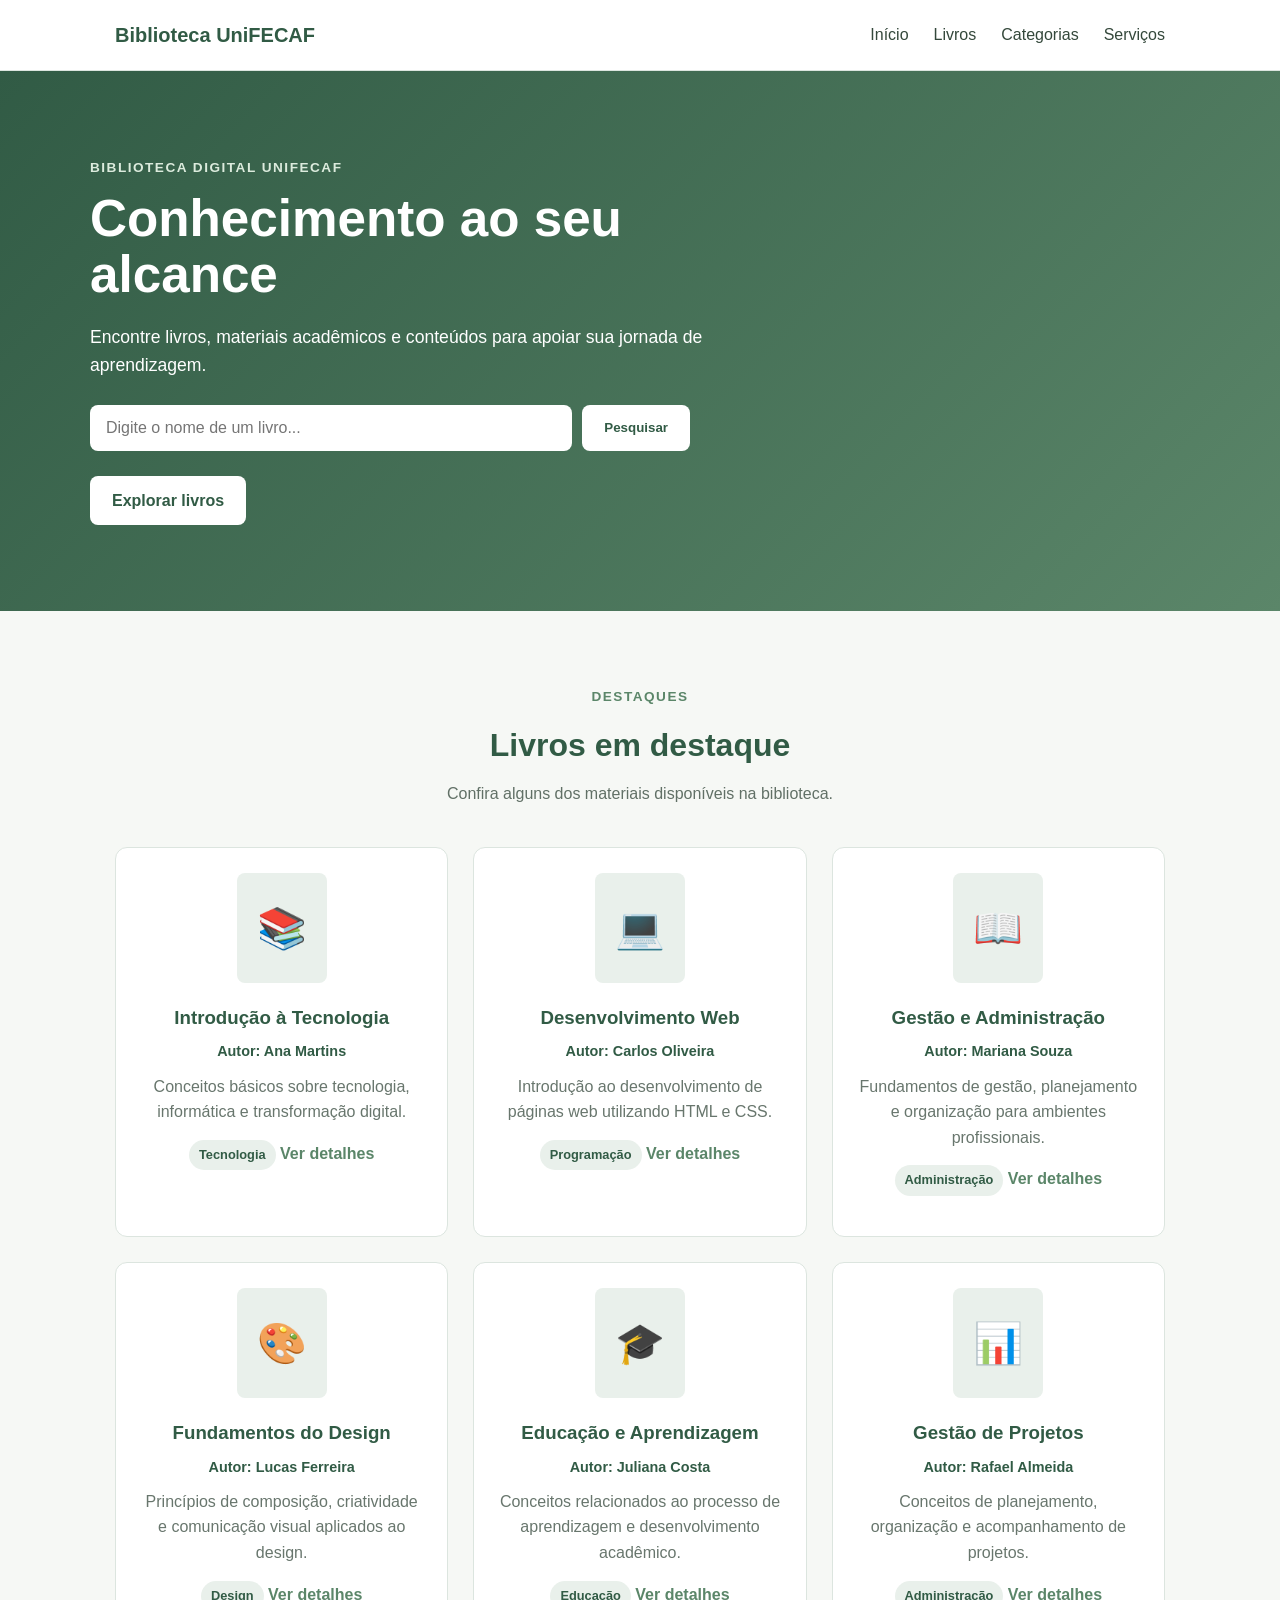
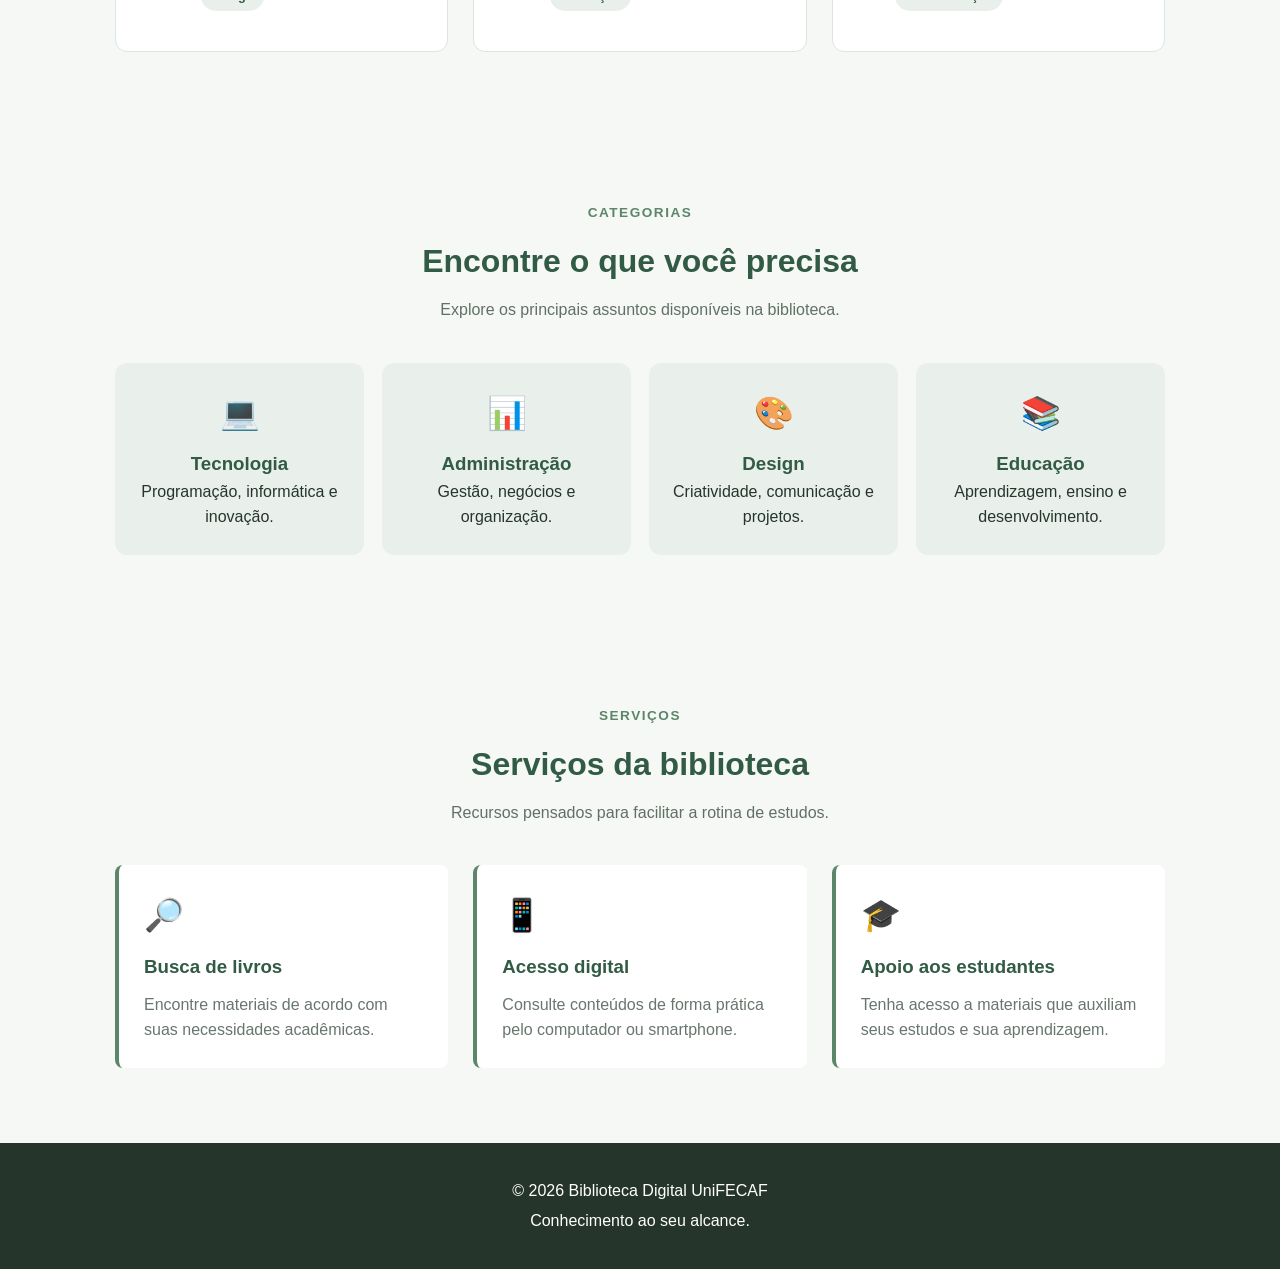
<file: index.html>
<!DOCTYPE html>
<html lang="pt-BR">
<head>
    <meta charset="UTF-8">
    <meta name="viewport" content="width=device-width, initial-scale=1.0">

    <title>Biblioteca Digital UniFECAF</title>

    <link rel="stylesheet" href="css/style.css">
</head>

<body>

    <!-- Link para facilitar a navegação por teclado -->
    <a href="#conteudo" class="skip-link">Pular para o conteúdo</a>

    <header>
        <nav aria-label="Navegação principal">

            <a href="#inicio" class="logo">
                Biblioteca UniFECAF
            </a>

            <ul>
                <li><a href="#inicio">Início</a></li>
                <li><a href="#livros">Livros</a></li>
                <li><a href="#categorias">Categorias</a></li>
                <li><a href="#servicos">Serviços</a></li>
            </ul>

        </nav>
    </header>

    <main id="conteudo">

        <!-- Apresentação da biblioteca -->
        <section id="inicio" class="hero">

            <div class="hero-texto">

                <p class="destaque">
                    BIBLIOTECA DIGITAL UNIFECAF
                </p>

                <h1>
                    Conhecimento ao seu alcance
                </h1>

                <p>
                    Encontre livros, materiais acadêmicos e conteúdos
                    para apoiar sua jornada de aprendizagem.
                </p>

                <!-- Campo de pesquisa -->
                <form class="barra-pesquisa" action="#" method="get">

                    <label for="busca" class="visually-hidden">
                        Pesquisar livros
                    </label>

                    <input
                        type="search"
                        id="busca"
                        name="busca"
                        placeholder="Digite o nome de um livro..."
                    >

                    <button type="submit">
                        Pesquisar
                    </button>

                </form>

                <a href="#livros" class="botao">
                    Explorar livros
                </a>

            </div>

        </section>

        <!-- Livros em destaque -->
        <section id="livros" class="secao">

            <div class="titulo-secao">

                <p class="destaque">
                    DESTAQUES
                </p>

                <h2>
                    Livros em destaque
                </h2>

                <p>
                    Confira alguns dos materiais disponíveis na biblioteca.
                </p>

            </div>

            <div class="livros">

    <article class="livro">
        <div class="capa" aria-hidden="true">📚</div>

        <h3>Introdução à Tecnologia</h3>

        <p class="autor">
            Autor: Ana Martins
        </p>

        <p>
            Conceitos básicos sobre tecnologia, informática
            e transformação digital.
        </p>

        <span class="categoria-livro">
            Tecnologia
        </span>

       <a href="livros/tecnologia.html">
    Ver detalhes
</a>
    </article>


    <article class="livro">
        <div class="capa" aria-hidden="true">💻</div>

        <h3>Desenvolvimento Web</h3>

        <p class="autor">
            Autor: Carlos Oliveira
        </p>

        <p>
            Introdução ao desenvolvimento de páginas web
            utilizando HTML e CSS.
        </p>

        <span class="categoria-livro">
            Programação
        </span>

        <a href="livros/desenvolvimento-web.html">
    Ver detalhes
</a>
    </article>


    <article class="livro">
        <div class="capa" aria-hidden="true">📖</div>

        <h3>Gestão e Administração</h3>

        <p class="autor">
            Autor: Mariana Souza
        </p>

        <p>
            Fundamentos de gestão, planejamento e organização
            para ambientes profissionais.
        </p>

        <span class="categoria-livro">
            Administração
        </span>

       <a href="livros/gestao-administracao.html">
    Ver detalhes
        </a>
    </article>


    <article class="livro">
        <div class="capa" aria-hidden="true">🎨</div>

        <h3>Fundamentos do Design</h3>

        <p class="autor">
            Autor: Lucas Ferreira
        </p>

        <p>
            Princípios de composição, criatividade e comunicação
            visual aplicados ao design.
        </p>

        <span class="categoria-livro">
            Design
        </span>

       <a href="livros/fundamentos-design.html">
    Ver detalhes
        </a>
    </article>


    <article class="livro">
        <div class="capa" aria-hidden="true">🎓</div>

        <h3>Educação e Aprendizagem</h3>

        <p class="autor">
            Autor: Juliana Costa
        </p>

        <p>
            Conceitos relacionados ao processo de aprendizagem
            e desenvolvimento acadêmico.
        </p>

        <span class="categoria-livro">
            Educação
        </span>

       <a href="livros/educacao-aprendizagem.html">
    Ver detalhes
</a>
    </article>


    <article class="livro">
        <div class="capa" aria-hidden="true">📊</div>

        <h3>Gestão de Projetos</h3>

        <p class="autor">
            Autor: Rafael Almeida
        </p>

        <p>
            Conceitos de planejamento, organização e acompanhamento
            de projetos.
        </p>

        <span class="categoria-livro">
            Administração
        </span>

        <a href="livros/gestao-projetos.html">
    Ver detalhes
</a>
    </article>

</div>

        </section>

        <!-- Categorias -->
        <section id="categorias" class="secao">

            <div class="titulo-secao">

                <p class="destaque">
                    CATEGORIAS
                </p>

                <h2>
                    Encontre o que você precisa
                </h2>

                <p>
                    Explore os principais assuntos disponíveis na biblioteca.
                </p>

            </div>

            <div class="categorias">

                <article class="categoria">

                    <span aria-hidden="true">💻</span>

                    <h3>
                        Tecnologia
                    </h3>

                    <p>
                        Programação, informática e inovação.
                    </p>

                </article>

                <article class="categoria">

                    <span aria-hidden="true">📊</span>

                    <h3>
                        Administração
                    </h3>

                    <p>
                        Gestão, negócios e organização.
                    </p>

                </article>

                <article class="categoria">

                    <span aria-hidden="true">🎨</span>

                    <h3>
                        Design
                    </h3>

                    <p>
                        Criatividade, comunicação e projetos.
                    </p>

                </article>

                <article class="categoria">

                    <span aria-hidden="true">📚</span>

                    <h3>
                        Educação
                    </h3>

                    <p>
                        Aprendizagem, ensino e desenvolvimento.
                    </p>

                </article>

            </div>

        </section>

        <!-- Serviços -->
        <section id="servicos" class="secao">

            <div class="titulo-secao">

                <p class="destaque">
                    SERVIÇOS
                </p>

                <h2>
                    Serviços da biblioteca
                </h2>

                <p>
                    Recursos pensados para facilitar a rotina de estudos.
                </p>

            </div>

            <div class="servicos">

                <article class="servico">

                    <span aria-hidden="true">🔎</span>

                    <h3>
                        Busca de livros
                    </h3>

                    <p>
                        Encontre materiais de acordo com suas necessidades
                        acadêmicas.
                    </p>

                </article>

                <article class="servico">

                    <span aria-hidden="true">📱</span>

                    <h3>
                        Acesso digital
                    </h3>

                    <p>
                        Consulte conteúdos de forma prática pelo computador
                        ou smartphone.
                    </p>

                </article>

                <article class="servico">

                    <span aria-hidden="true">🎓</span>

                    <h3>
                        Apoio aos estudantes
                    </h3>

                    <p>
                        Tenha acesso a materiais que auxiliam seus estudos
                        e sua aprendizagem.
                    </p>

                </article>

            </div>

        </section>

    </main>

    <footer>

        <p>
            © 2026 Biblioteca Digital UniFECAF
        </p>

        <p>
            Conhecimento ao seu alcance.
        </p>

    </footer>

</body>
</html>
</file>
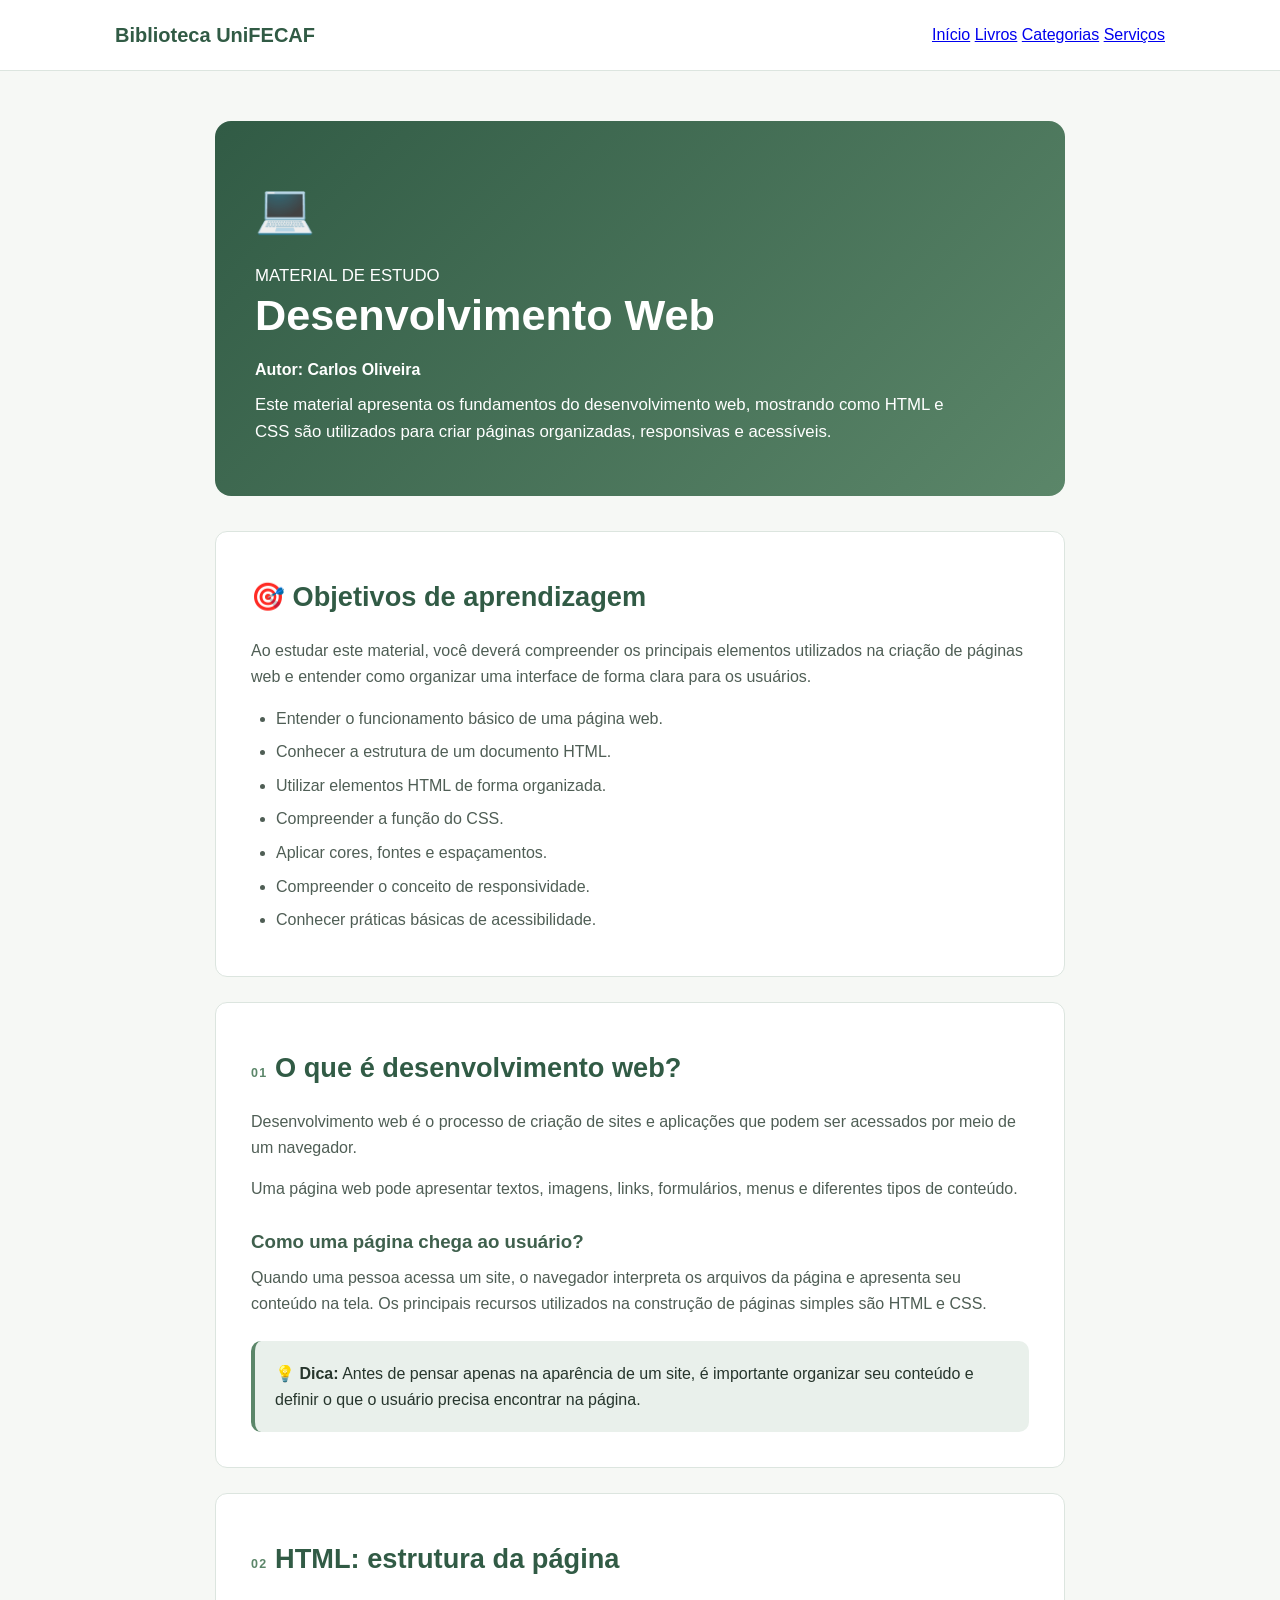
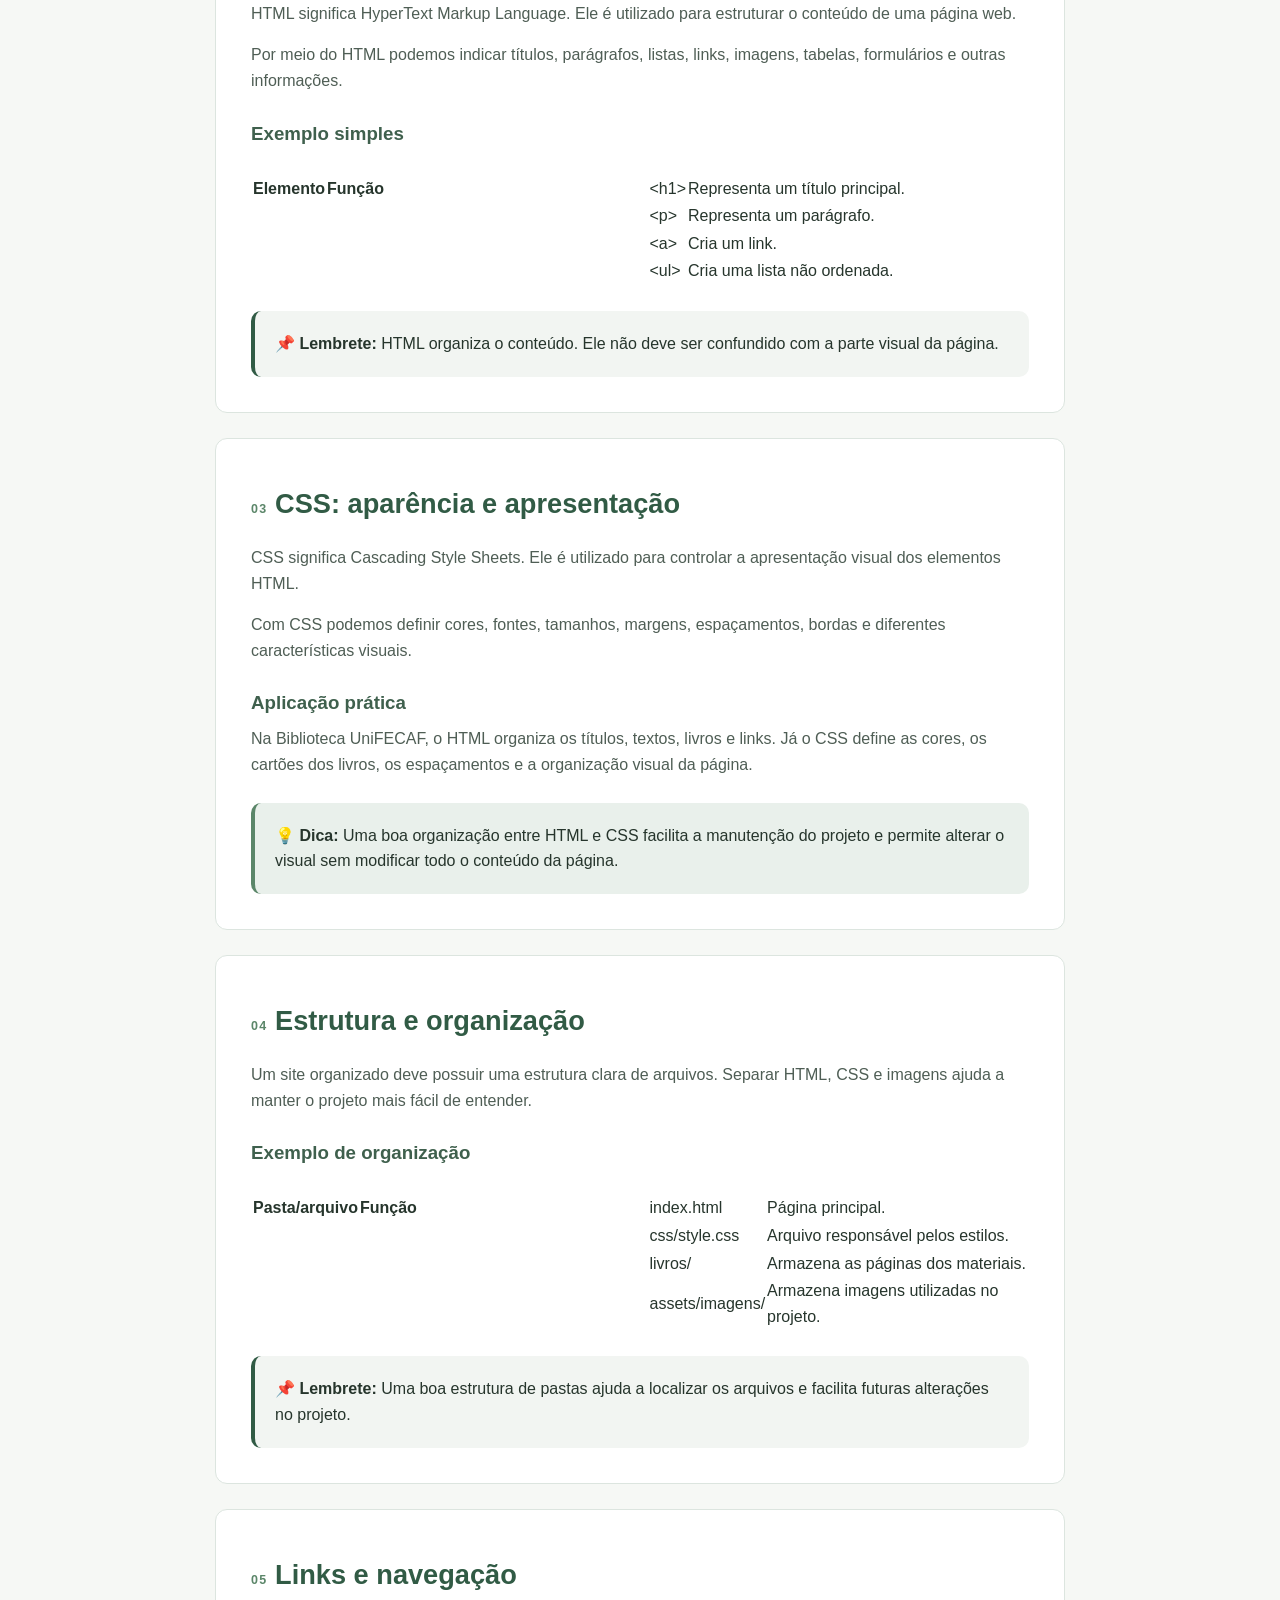
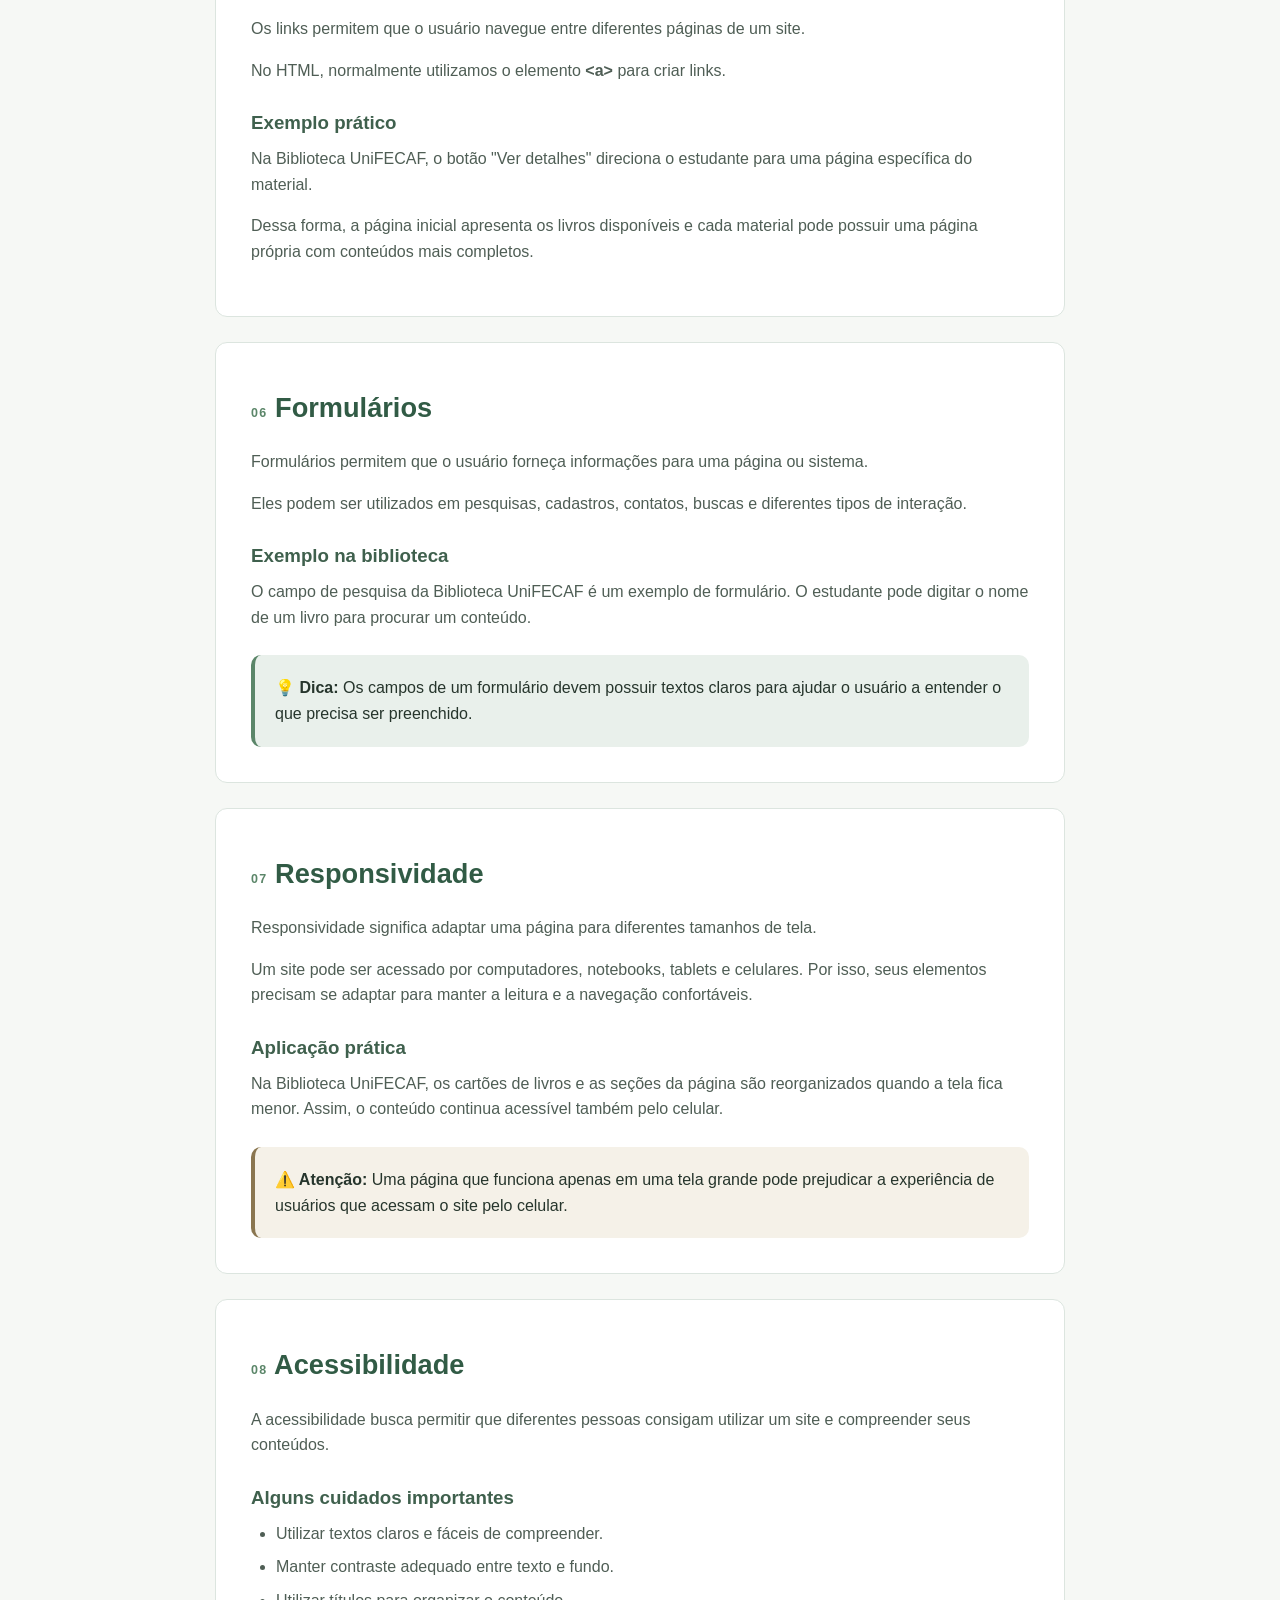
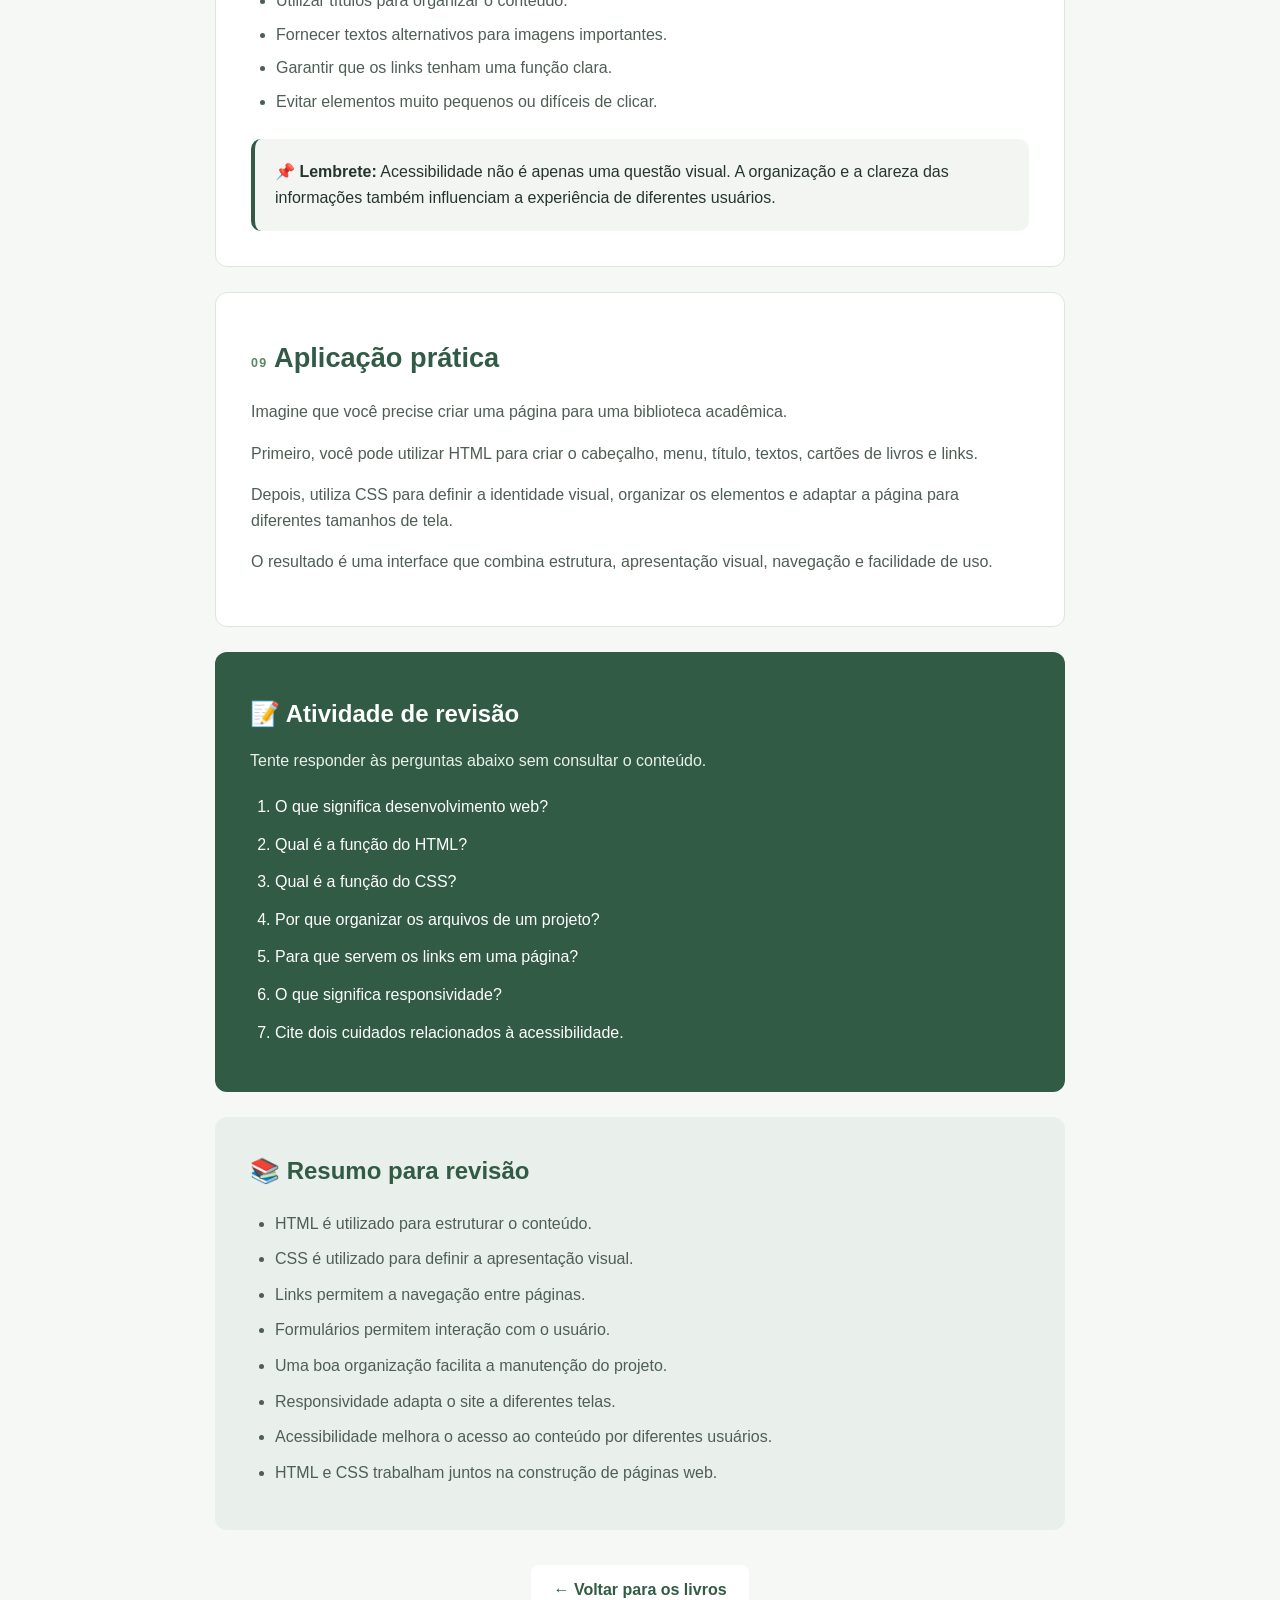
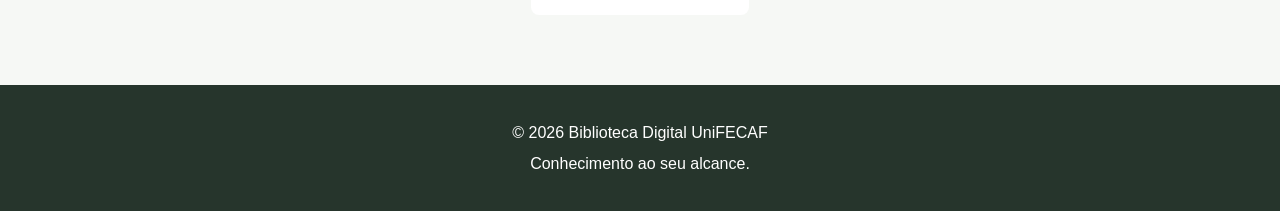
<file: livros/desenvolvimento-web.html>
<!DOCTYPE html>
<html lang="pt-BR">
<head>
    <meta charset="UTF-8">
    <meta name="viewport" content="width=device-width, initial-scale=1.0">

    <title>Desenvolvimento Web | Biblioteca UniFECAF</title>

    <link rel="stylesheet" href="../css/style.css">
</head>

<body>

    <header class="cabecalho">
        <nav class="navegacao">
            <a href="../index.html" class="logo">
                Biblioteca UniFECAF
            </a>

            <div class="links-navegacao">
                <a href="../index.html">Início</a>
                <a href="../index.html#livros">Livros</a>
                <a href="../index.html#categorias">Categorias</a>
                <a href="../index.html#servicos">Serviços</a>
            </div>
        </nav>
    </header>

    <main class="conteudo-livro">

        <section class="cabecalho-livro">

            <div class="icone-livro">💻</div>

            <p class="categoria-livro">
                MATERIAL DE ESTUDO
            </p>

            <h1>Desenvolvimento Web</h1>

            <p class="autor-livro">
                Autor: Carlos Oliveira
            </p>

            <p>
                Este material apresenta os fundamentos do desenvolvimento web,
                mostrando como HTML e CSS são utilizados para criar páginas
                organizadas, responsivas e acessíveis.
            </p>

        </section>


        <section class="conteudo-secao">

            <h2>🎯 Objetivos de aprendizagem</h2>

            <p>
                Ao estudar este material, você deverá compreender os principais
                elementos utilizados na criação de páginas web e entender como
                organizar uma interface de forma clara para os usuários.
            </p>

            <ul>
                <li>Entender o funcionamento básico de uma página web.</li>
                <li>Conhecer a estrutura de um documento HTML.</li>
                <li>Utilizar elementos HTML de forma organizada.</li>
                <li>Compreender a função do CSS.</li>
                <li>Aplicar cores, fontes e espaçamentos.</li>
                <li>Compreender o conceito de responsividade.</li>
                <li>Conhecer práticas básicas de acessibilidade.</li>
            </ul>

        </section>


        <section class="conteudo-secao">

            <h2><span class="numero-modulo">01</span> O que é desenvolvimento web?</h2>

            <p>
                Desenvolvimento web é o processo de criação de sites e
                aplicações que podem ser acessados por meio de um navegador.
            </p>

            <p>
                Uma página web pode apresentar textos, imagens, links,
                formulários, menus e diferentes tipos de conteúdo.
            </p>

            <h3>Como uma página chega ao usuário?</h3>

            <p>
                Quando uma pessoa acessa um site, o navegador interpreta os
                arquivos da página e apresenta seu conteúdo na tela.
                Os principais recursos utilizados na construção de páginas
                simples são HTML e CSS.
            </p>

            <div class="caixa-dica">
                <strong>💡 Dica:</strong>
                Antes de pensar apenas na aparência de um site, é importante
                organizar seu conteúdo e definir o que o usuário precisa
                encontrar na página.
            </div>

        </section>


        <section class="conteudo-secao">

            <h2><span class="numero-modulo">02</span> HTML: estrutura da página</h2>

            <p>
                HTML significa HyperText Markup Language. Ele é utilizado para
                estruturar o conteúdo de uma página web.
            </p>

            <p>
                Por meio do HTML podemos indicar títulos, parágrafos, listas,
                links, imagens, tabelas, formulários e outras informações.
            </p>

            <h3>Exemplo simples</h3>

            <table class="tabela-estudo">
                <thead>
                    <tr>
                        <th>Elemento</th>
                        <th>Função</th>
                    </tr>
                </thead>

                <tbody>
                    <tr>
                        <td>&lt;h1&gt;</td>
                        <td>Representa um título principal.</td>
                    </tr>

                    <tr>
                        <td>&lt;p&gt;</td>
                        <td>Representa um parágrafo.</td>
                    </tr>

                    <tr>
                        <td>&lt;a&gt;</td>
                        <td>Cria um link.</td>
                    </tr>

                    <tr>
                        <td>&lt;ul&gt;</td>
                        <td>Cria uma lista não ordenada.</td>
                    </tr>
                </tbody>
            </table>

            <div class="caixa-lembrete">
                <strong>📌 Lembrete:</strong>
                HTML organiza o conteúdo. Ele não deve ser confundido com
                a parte visual da página.
            </div>

        </section>


        <section class="conteudo-secao">

            <h2><span class="numero-modulo">03</span> CSS: aparência e apresentação</h2>

            <p>
                CSS significa Cascading Style Sheets. Ele é utilizado para
                controlar a apresentação visual dos elementos HTML.
            </p>

            <p>
                Com CSS podemos definir cores, fontes, tamanhos, margens,
                espaçamentos, bordas e diferentes características visuais.
            </p>

            <h3>Aplicação prática</h3>

            <p>
                Na Biblioteca UniFECAF, o HTML organiza os títulos, textos,
                livros e links. Já o CSS define as cores, os cartões dos livros,
                os espaçamentos e a organização visual da página.
            </p>

            <div class="caixa-dica">
                <strong>💡 Dica:</strong>
                Uma boa organização entre HTML e CSS facilita a manutenção
                do projeto e permite alterar o visual sem modificar todo
                o conteúdo da página.
            </div>

        </section>


        <section class="conteudo-secao">

            <h2><span class="numero-modulo">04</span> Estrutura e organização</h2>

            <p>
                Um site organizado deve possuir uma estrutura clara de arquivos.
                Separar HTML, CSS e imagens ajuda a manter o projeto mais fácil
                de entender.
            </p>

            <h3>Exemplo de organização</h3>

            <table class="tabela-estudo">
                <thead>
                    <tr>
                        <th>Pasta/arquivo</th>
                        <th>Função</th>
                    </tr>
                </thead>

                <tbody>
                    <tr>
                        <td>index.html</td>
                        <td>Página principal.</td>
                    </tr>

                    <tr>
                        <td>css/style.css</td>
                        <td>Arquivo responsável pelos estilos.</td>
                    </tr>

                    <tr>
                        <td>livros/</td>
                        <td>Armazena as páginas dos materiais.</td>
                    </tr>

                    <tr>
                        <td>assets/imagens/</td>
                        <td>Armazena imagens utilizadas no projeto.</td>
                    </tr>
                </tbody>
            </table>

            <div class="caixa-lembrete">
                <strong>📌 Lembrete:</strong>
                Uma boa estrutura de pastas ajuda a localizar os arquivos
                e facilita futuras alterações no projeto.
            </div>

        </section>


        <section class="conteudo-secao">

            <h2><span class="numero-modulo">05</span> Links e navegação</h2>

            <p>
                Os links permitem que o usuário navegue entre diferentes
                páginas de um site.
            </p>

            <p>
                No HTML, normalmente utilizamos o elemento
                <strong>&lt;a&gt;</strong> para criar links.
            </p>

            <h3>Exemplo prático</h3>

            <p>
                Na Biblioteca UniFECAF, o botão "Ver detalhes" direciona
                o estudante para uma página específica do material.
            </p>

            <p>
                Dessa forma, a página inicial apresenta os livros disponíveis
                e cada material pode possuir uma página própria com conteúdos
                mais completos.
            </p>

        </section>


        <section class="conteudo-secao">

            <h2><span class="numero-modulo">06</span> Formulários</h2>

            <p>
                Formulários permitem que o usuário forneça informações para
                uma página ou sistema.
            </p>

            <p>
                Eles podem ser utilizados em pesquisas, cadastros, contatos,
                buscas e diferentes tipos de interação.
            </p>

            <h3>Exemplo na biblioteca</h3>

            <p>
                O campo de pesquisa da Biblioteca UniFECAF é um exemplo de
                formulário. O estudante pode digitar o nome de um livro
                para procurar um conteúdo.
            </p>

            <div class="caixa-dica">
                <strong>💡 Dica:</strong>
                Os campos de um formulário devem possuir textos claros para
                ajudar o usuário a entender o que precisa ser preenchido.
            </div>

        </section>


        <section class="conteudo-secao">

            <h2><span class="numero-modulo">07</span> Responsividade</h2>

            <p>
                Responsividade significa adaptar uma página para diferentes
                tamanhos de tela.
            </p>

            <p>
                Um site pode ser acessado por computadores, notebooks,
                tablets e celulares. Por isso, seus elementos precisam se
                adaptar para manter a leitura e a navegação confortáveis.
            </p>

            <h3>Aplicação prática</h3>

            <p>
                Na Biblioteca UniFECAF, os cartões de livros e as seções
                da página são reorganizados quando a tela fica menor.
                Assim, o conteúdo continua acessível também pelo celular.
            </p>

            <div class="caixa-alerta">
                <strong>⚠️ Atenção:</strong>
                Uma página que funciona apenas em uma tela grande pode
                prejudicar a experiência de usuários que acessam o site
                pelo celular.
            </div>

        </section>


        <section class="conteudo-secao">

            <h2><span class="numero-modulo">08</span> Acessibilidade</h2>

            <p>
                A acessibilidade busca permitir que diferentes pessoas
                consigam utilizar um site e compreender seus conteúdos.
            </p>

            <h3>Alguns cuidados importantes</h3>

            <ul>
                <li>Utilizar textos claros e fáceis de compreender.</li>
                <li>Manter contraste adequado entre texto e fundo.</li>
                <li>Utilizar títulos para organizar o conteúdo.</li>
                <li>Fornecer textos alternativos para imagens importantes.</li>
                <li>Garantir que os links tenham uma função clara.</li>
                <li>Evitar elementos muito pequenos ou difíceis de clicar.</li>
            </ul>

            <div class="caixa-lembrete">
                <strong>📌 Lembrete:</strong>
                Acessibilidade não é apenas uma questão visual. A organização
                e a clareza das informações também influenciam a experiência
                de diferentes usuários.
            </div>

        </section>


        <section class="conteudo-secao">

            <h2><span class="numero-modulo">09</span> Aplicação prática</h2>

            <p>
                Imagine que você precise criar uma página para uma biblioteca
                acadêmica.
            </p>

            <p>
                Primeiro, você pode utilizar HTML para criar o cabeçalho,
                menu, título, textos, cartões de livros e links.
            </p>

            <p>
                Depois, utiliza CSS para definir a identidade visual,
                organizar os elementos e adaptar a página para diferentes
                tamanhos de tela.
            </p>

            <p>
                O resultado é uma interface que combina estrutura,
                apresentação visual, navegação e facilidade de uso.
            </p>

        </section>


        <section class="atividade">

            <h2>📝 Atividade de revisão</h2>

            <p>
                Tente responder às perguntas abaixo sem consultar o conteúdo.
            </p>

            <ol>
                <li>O que significa desenvolvimento web?</li>
                <li>Qual é a função do HTML?</li>
                <li>Qual é a função do CSS?</li>
                <li>Por que organizar os arquivos de um projeto?</li>
                <li>Para que servem os links em uma página?</li>
                <li>O que significa responsividade?</li>
                <li>Cite dois cuidados relacionados à acessibilidade.</li>
            </ol>

        </section>


        <section class="resumo-livro">

            <h2>📚 Resumo para revisão</h2>

            <ul>
                <li>HTML é utilizado para estruturar o conteúdo.</li>
                <li>CSS é utilizado para definir a apresentação visual.</li>
                <li>Links permitem a navegação entre páginas.</li>
                <li>Formulários permitem interação com o usuário.</li>
                <li>Uma boa organização facilita a manutenção do projeto.</li>
                <li>Responsividade adapta o site a diferentes telas.</li>
                <li>Acessibilidade melhora o acesso ao conteúdo por diferentes usuários.</li>
                <li>HTML e CSS trabalham juntos na construção de páginas web.</li>
            </ul>

        </section>


        <div class="navegacao-livro">

            <a href="../index.html#livros" class="botao">
                ← Voltar para os livros
            </a>

        </div>

    </main>


    <footer class="rodape">

        <p>© 2026 Biblioteca Digital UniFECAF</p>

        <p>Conhecimento ao seu alcance.</p>

    </footer>

</body>
</html>
</file>
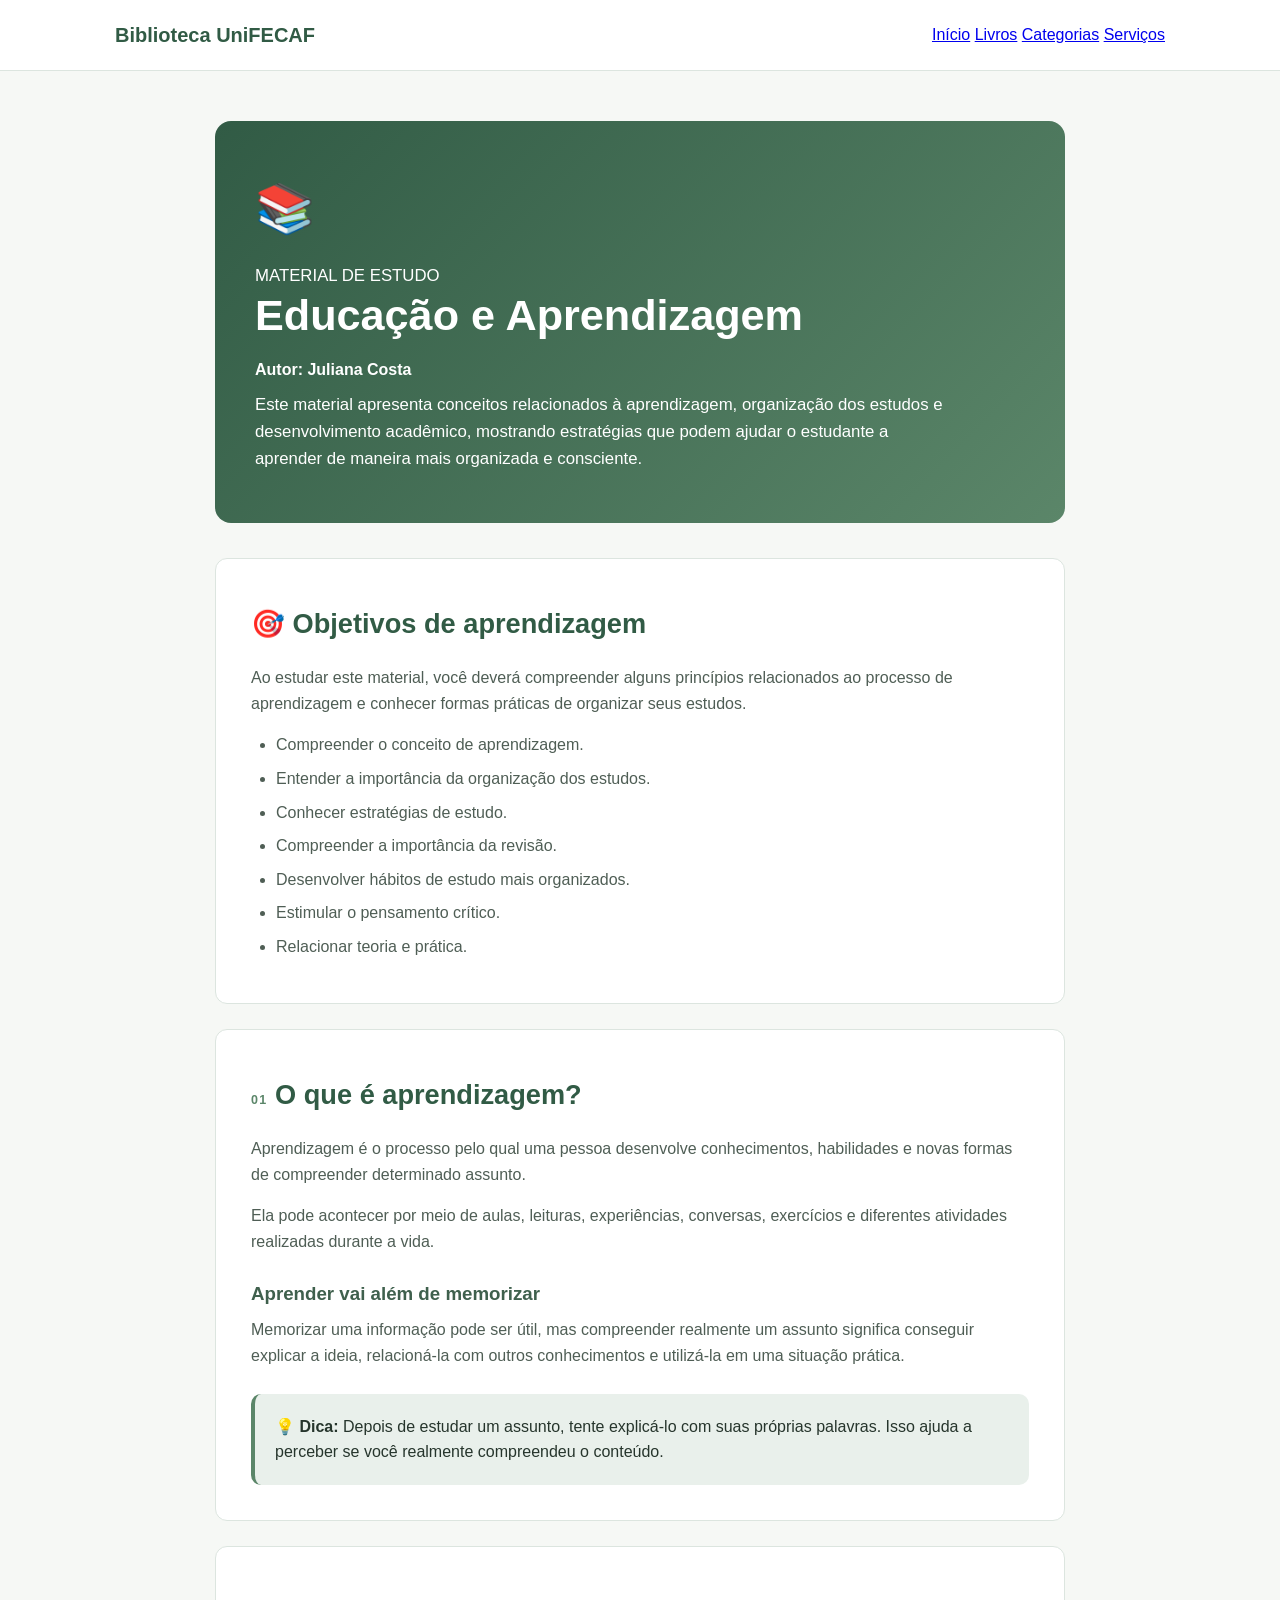
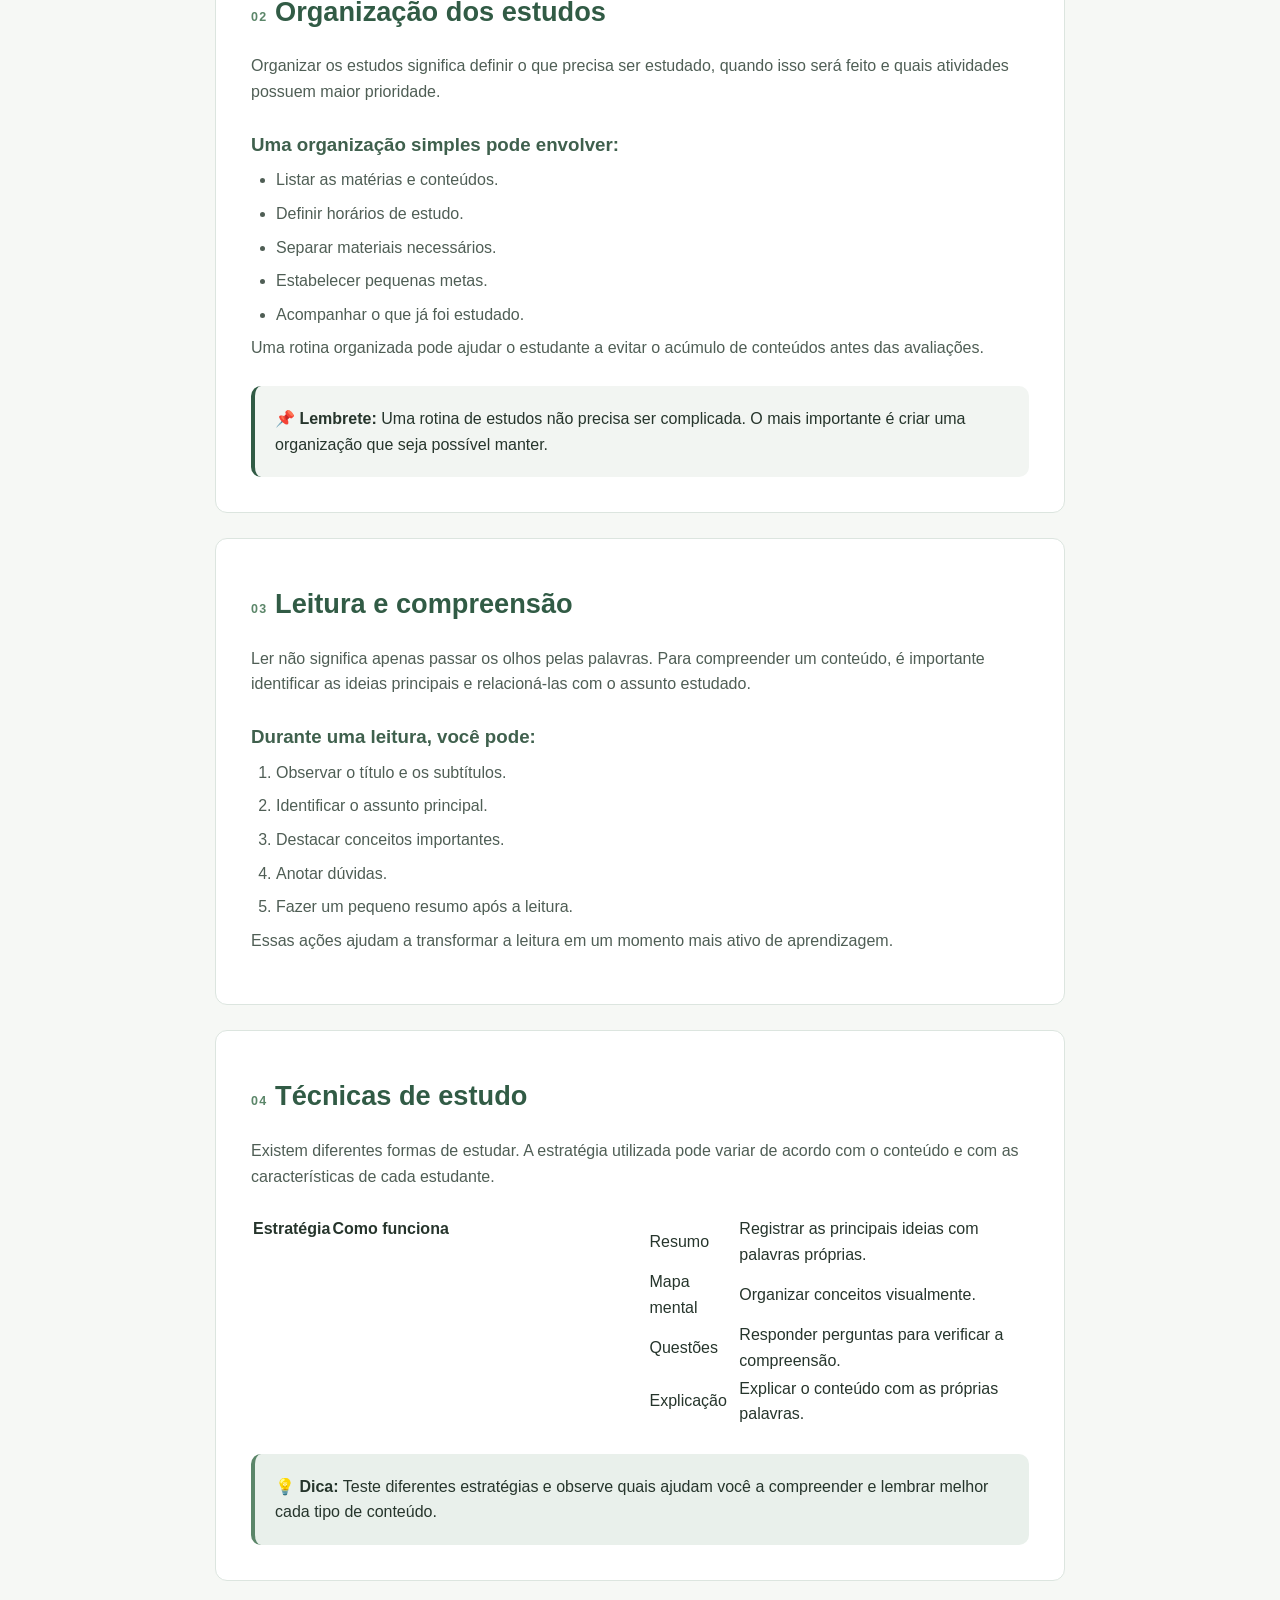
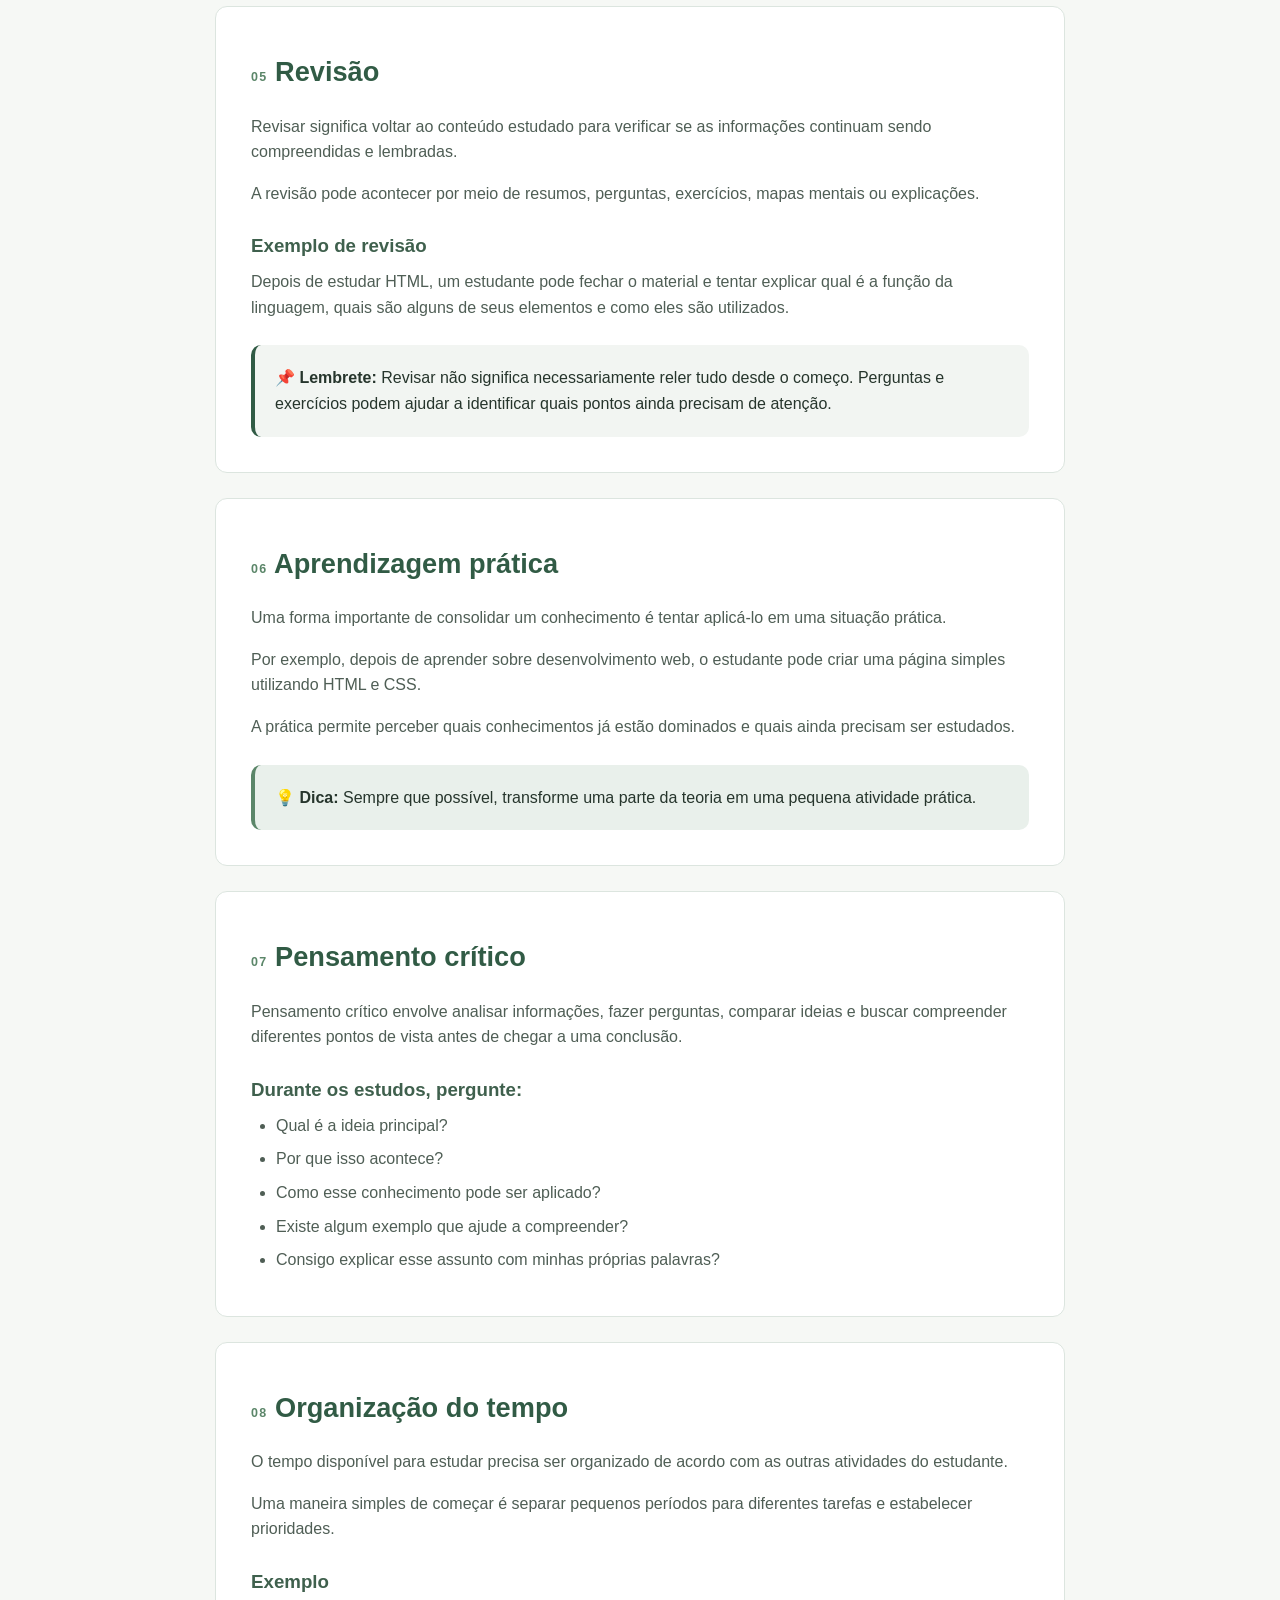
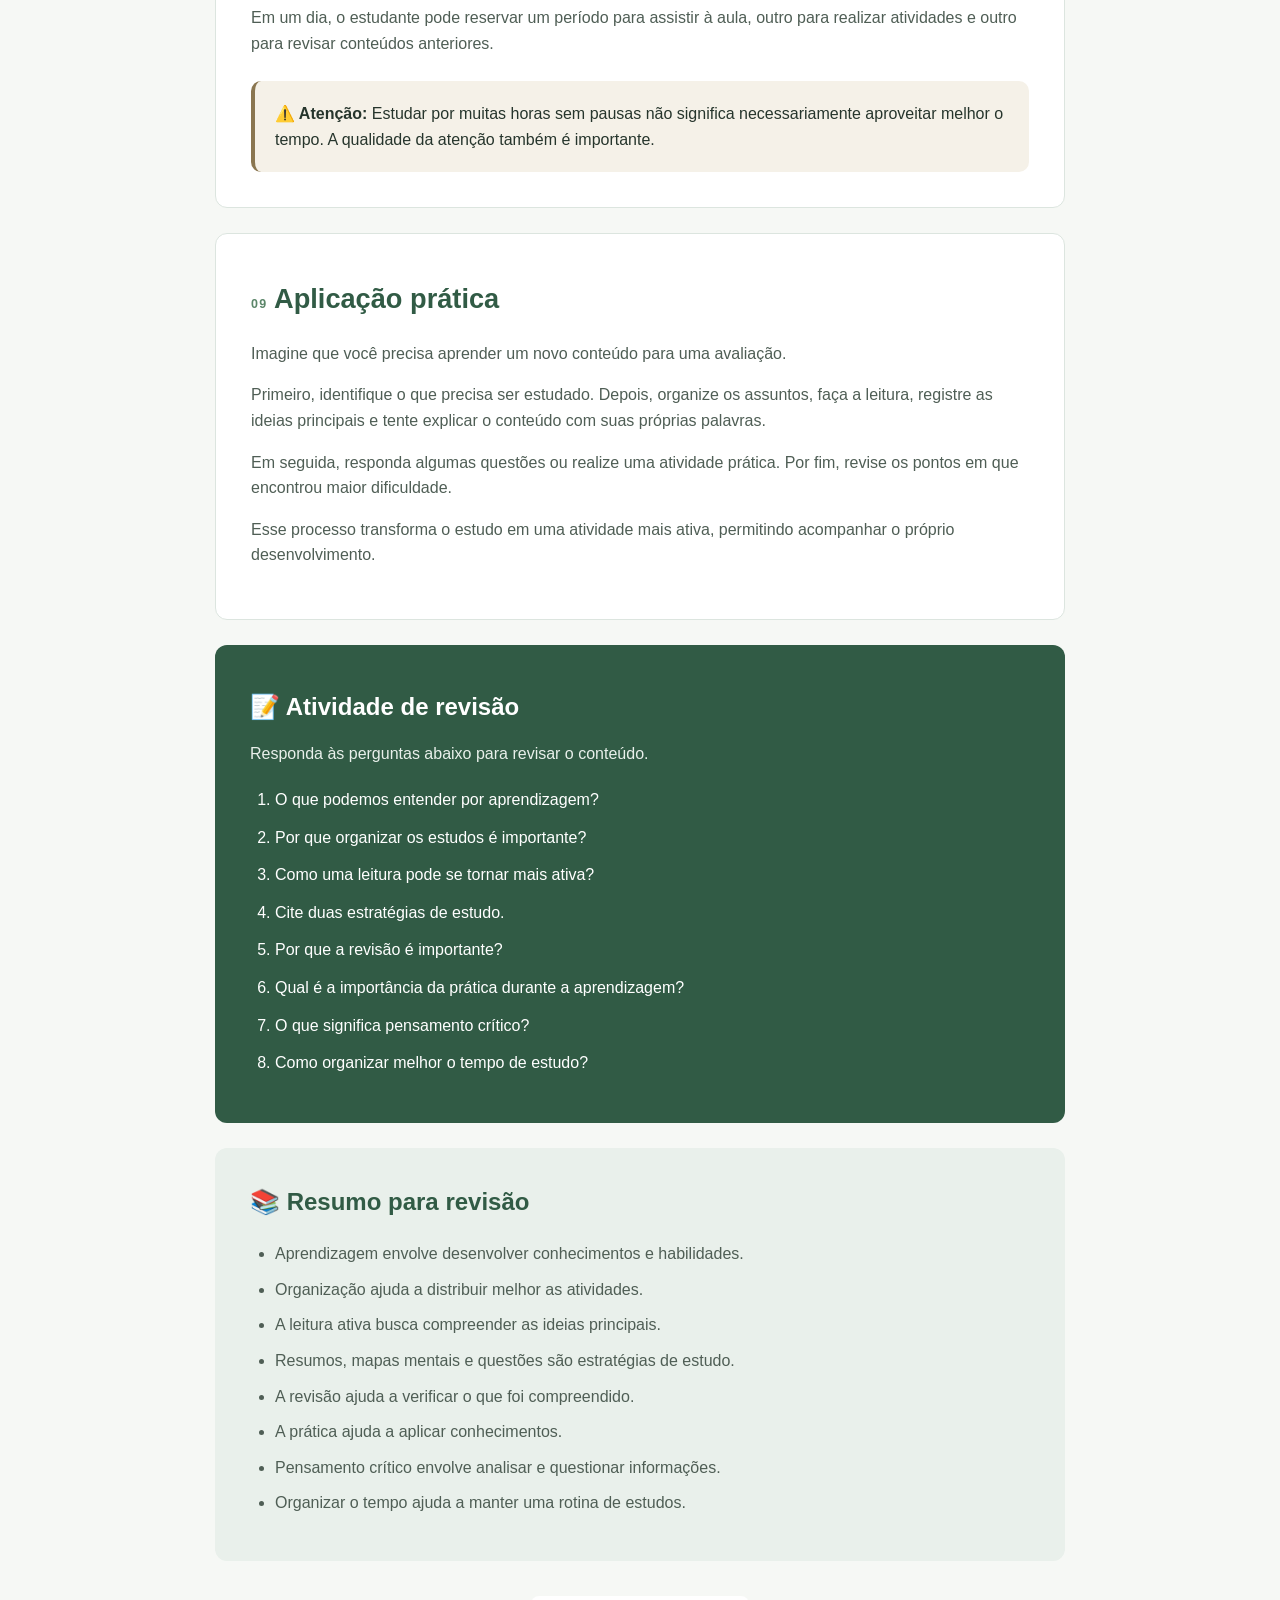
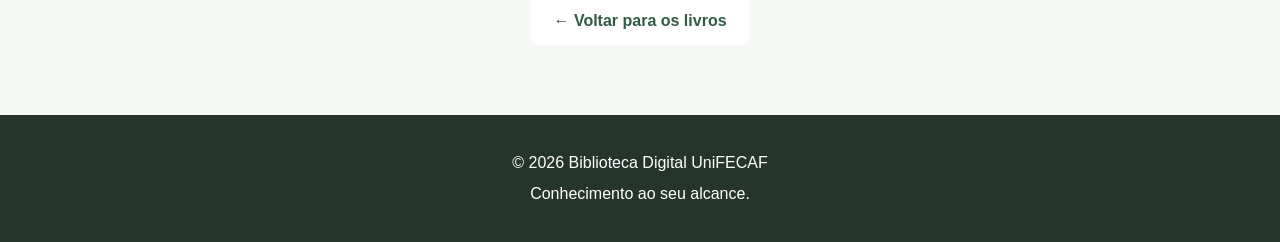
<file: livros/educacao-aprendizagem.html>
<!DOCTYPE html>
<html lang="pt-BR">
<head>
    <meta charset="UTF-8">
    <meta name="viewport" content="width=device-width, initial-scale=1.0">

    <title>Educação e Aprendizagem | Biblioteca UniFECAF</title>

    <link rel="stylesheet" href="../css/style.css">
</head>

<body>

    <header class="cabecalho">
        <nav class="navegacao">

            <a href="../index.html" class="logo">
                Biblioteca UniFECAF
            </a>

            <div class="links-navegacao">
                <a href="../index.html">Início</a>
                <a href="../index.html#livros">Livros</a>
                <a href="../index.html#categorias">Categorias</a>
                <a href="../index.html#servicos">Serviços</a>
            </div>

        </nav>
    </header>


    <main class="conteudo-livro">

        <section class="cabecalho-livro">

            <div class="icone-livro">📚</div>

            <p class="categoria-livro">
                MATERIAL DE ESTUDO
            </p>

            <h1>Educação e Aprendizagem</h1>

            <p class="autor-livro">
                Autor: Juliana Costa
            </p>

            <p>
                Este material apresenta conceitos relacionados à aprendizagem,
                organização dos estudos e desenvolvimento acadêmico, mostrando
                estratégias que podem ajudar o estudante a aprender de maneira
                mais organizada e consciente.
            </p>

        </section>


        <section class="conteudo-secao">

            <h2>🎯 Objetivos de aprendizagem</h2>

            <p>
                Ao estudar este material, você deverá compreender alguns
                princípios relacionados ao processo de aprendizagem e conhecer
                formas práticas de organizar seus estudos.
            </p>

            <ul>
                <li>Compreender o conceito de aprendizagem.</li>
                <li>Entender a importância da organização dos estudos.</li>
                <li>Conhecer estratégias de estudo.</li>
                <li>Compreender a importância da revisão.</li>
                <li>Desenvolver hábitos de estudo mais organizados.</li>
                <li>Estimular o pensamento crítico.</li>
                <li>Relacionar teoria e prática.</li>
            </ul>

        </section>


        <section class="conteudo-secao">

            <h2><span class="numero-modulo">01</span> O que é aprendizagem?</h2>

            <p>
                Aprendizagem é o processo pelo qual uma pessoa desenvolve
                conhecimentos, habilidades e novas formas de compreender
                determinado assunto.
            </p>

            <p>
                Ela pode acontecer por meio de aulas, leituras, experiências,
                conversas, exercícios e diferentes atividades realizadas
                durante a vida.
            </p>

            <h3>Aprender vai além de memorizar</h3>

            <p>
                Memorizar uma informação pode ser útil, mas compreender
                realmente um assunto significa conseguir explicar a ideia,
                relacioná-la com outros conhecimentos e utilizá-la em uma
                situação prática.
            </p>

            <div class="caixa-dica">
                <strong>💡 Dica:</strong>
                Depois de estudar um assunto, tente explicá-lo com suas
                próprias palavras. Isso ajuda a perceber se você realmente
                compreendeu o conteúdo.
            </div>

        </section>


        <section class="conteudo-secao">

            <h2><span class="numero-modulo">02</span> Organização dos estudos</h2>

            <p>
                Organizar os estudos significa definir o que precisa ser
                estudado, quando isso será feito e quais atividades possuem
                maior prioridade.
            </p>

            <h3>Uma organização simples pode envolver:</h3>

            <ul>
                <li>Listar as matérias e conteúdos.</li>
                <li>Definir horários de estudo.</li>
                <li>Separar materiais necessários.</li>
                <li>Estabelecer pequenas metas.</li>
                <li>Acompanhar o que já foi estudado.</li>
            </ul>

            <p>
                Uma rotina organizada pode ajudar o estudante a evitar o
                acúmulo de conteúdos antes das avaliações.
            </p>

            <div class="caixa-lembrete">
                <strong>📌 Lembrete:</strong>
                Uma rotina de estudos não precisa ser complicada. O mais
                importante é criar uma organização que seja possível manter.
            </div>

        </section>


        <section class="conteudo-secao">

            <h2><span class="numero-modulo">03</span> Leitura e compreensão</h2>

            <p>
                Ler não significa apenas passar os olhos pelas palavras.
                Para compreender um conteúdo, é importante identificar as
                ideias principais e relacioná-las com o assunto estudado.
            </p>

            <h3>Durante uma leitura, você pode:</h3>

            <ol>
                <li>Observar o título e os subtítulos.</li>
                <li>Identificar o assunto principal.</li>
                <li>Destacar conceitos importantes.</li>
                <li>Anotar dúvidas.</li>
                <li>Fazer um pequeno resumo após a leitura.</li>
            </ol>

            <p>
                Essas ações ajudam a transformar a leitura em um momento
                mais ativo de aprendizagem.
            </p>

        </section>


        <section class="conteudo-secao">

            <h2><span class="numero-modulo">04</span> Técnicas de estudo</h2>

            <p>
                Existem diferentes formas de estudar. A estratégia utilizada
                pode variar de acordo com o conteúdo e com as características
                de cada estudante.
            </p>

            <table class="tabela-estudo">

                <thead>
                    <tr>
                        <th>Estratégia</th>
                        <th>Como funciona</th>
                    </tr>
                </thead>

                <tbody>
                    <tr>
                        <td>Resumo</td>
                        <td>Registrar as principais ideias com palavras próprias.</td>
                    </tr>

                    <tr>
                        <td>Mapa mental</td>
                        <td>Organizar conceitos visualmente.</td>
                    </tr>

                    <tr>
                        <td>Questões</td>
                        <td>Responder perguntas para verificar a compreensão.</td>
                    </tr>

                    <tr>
                        <td>Explicação</td>
                        <td>Explicar o conteúdo com as próprias palavras.</td>
                    </tr>
                </tbody>

            </table>

            <div class="caixa-dica">
                <strong>💡 Dica:</strong>
                Teste diferentes estratégias e observe quais ajudam você
                a compreender e lembrar melhor cada tipo de conteúdo.
            </div>

        </section>


        <section class="conteudo-secao">

            <h2><span class="numero-modulo">05</span> Revisão</h2>

            <p>
                Revisar significa voltar ao conteúdo estudado para verificar
                se as informações continuam sendo compreendidas e lembradas.
            </p>

            <p>
                A revisão pode acontecer por meio de resumos, perguntas,
                exercícios, mapas mentais ou explicações.
            </p>

            <h3>Exemplo de revisão</h3>

            <p>
                Depois de estudar HTML, um estudante pode fechar o material
                e tentar explicar qual é a função da linguagem, quais são
                alguns de seus elementos e como eles são utilizados.
            </p>

            <div class="caixa-lembrete">
                <strong>📌 Lembrete:</strong>
                Revisar não significa necessariamente reler tudo desde o
                começo. Perguntas e exercícios podem ajudar a identificar
                quais pontos ainda precisam de atenção.
            </div>

        </section>


        <section class="conteudo-secao">

            <h2><span class="numero-modulo">06</span> Aprendizagem prática</h2>

            <p>
                Uma forma importante de consolidar um conhecimento é tentar
                aplicá-lo em uma situação prática.
            </p>

            <p>
                Por exemplo, depois de aprender sobre desenvolvimento web,
                o estudante pode criar uma página simples utilizando HTML
                e CSS.
            </p>

            <p>
                A prática permite perceber quais conhecimentos já estão
                dominados e quais ainda precisam ser estudados.
            </p>

            <div class="caixa-dica">
                <strong>💡 Dica:</strong>
                Sempre que possível, transforme uma parte da teoria em
                uma pequena atividade prática.
            </div>

        </section>


        <section class="conteudo-secao">

            <h2><span class="numero-modulo">07</span> Pensamento crítico</h2>

            <p>
                Pensamento crítico envolve analisar informações, fazer
                perguntas, comparar ideias e buscar compreender diferentes
                pontos de vista antes de chegar a uma conclusão.
            </p>

            <h3>Durante os estudos, pergunte:</h3>

            <ul>
                <li>Qual é a ideia principal?</li>
                <li>Por que isso acontece?</li>
                <li>Como esse conhecimento pode ser aplicado?</li>
                <li>Existe algum exemplo que ajude a compreender?</li>
                <li>Consigo explicar esse assunto com minhas próprias palavras?</li>
            </ul>

        </section>


        <section class="conteudo-secao">

            <h2><span class="numero-modulo">08</span> Organização do tempo</h2>

            <p>
                O tempo disponível para estudar precisa ser organizado de
                acordo com as outras atividades do estudante.
            </p>

            <p>
                Uma maneira simples de começar é separar pequenos períodos
                para diferentes tarefas e estabelecer prioridades.
            </p>

            <h3>Exemplo</h3>

            <p>
                Em um dia, o estudante pode reservar um período para assistir
                à aula, outro para realizar atividades e outro para revisar
                conteúdos anteriores.
            </p>

            <div class="caixa-alerta">
                <strong>⚠️ Atenção:</strong>
                Estudar por muitas horas sem pausas não significa
                necessariamente aproveitar melhor o tempo. A qualidade
                da atenção também é importante.
            </div>

        </section>


        <section class="conteudo-secao">

            <h2><span class="numero-modulo">09</span> Aplicação prática</h2>

            <p>
                Imagine que você precisa aprender um novo conteúdo para uma
                avaliação.
            </p>

            <p>
                Primeiro, identifique o que precisa ser estudado. Depois,
                organize os assuntos, faça a leitura, registre as ideias
                principais e tente explicar o conteúdo com suas próprias
                palavras.
            </p>

            <p>
                Em seguida, responda algumas questões ou realize uma atividade
                prática. Por fim, revise os pontos em que encontrou maior
                dificuldade.
            </p>

            <p>
                Esse processo transforma o estudo em uma atividade mais ativa,
                permitindo acompanhar o próprio desenvolvimento.
            </p>

        </section>


        <section class="atividade">

            <h2>📝 Atividade de revisão</h2>

            <p>
                Responda às perguntas abaixo para revisar o conteúdo.
            </p>

            <ol>
                <li>O que podemos entender por aprendizagem?</li>
                <li>Por que organizar os estudos é importante?</li>
                <li>Como uma leitura pode se tornar mais ativa?</li>
                <li>Cite duas estratégias de estudo.</li>
                <li>Por que a revisão é importante?</li>
                <li>Qual é a importância da prática durante a aprendizagem?</li>
                <li>O que significa pensamento crítico?</li>
                <li>Como organizar melhor o tempo de estudo?</li>
            </ol>

        </section>


        <section class="resumo-livro">

            <h2>📚 Resumo para revisão</h2>

            <ul>
                <li>Aprendizagem envolve desenvolver conhecimentos e habilidades.</li>
                <li>Organização ajuda a distribuir melhor as atividades.</li>
                <li>A leitura ativa busca compreender as ideias principais.</li>
                <li>Resumos, mapas mentais e questões são estratégias de estudo.</li>
                <li>A revisão ajuda a verificar o que foi compreendido.</li>
                <li>A prática ajuda a aplicar conhecimentos.</li>
                <li>Pensamento crítico envolve analisar e questionar informações.</li>
                <li>Organizar o tempo ajuda a manter uma rotina de estudos.</li>
            </ul>

        </section>


        <div class="navegacao-livro">

            <a href="../index.html#livros" class="botao">
                ← Voltar para os livros
            </a>

        </div>

    </main>


    <footer class="rodape">

        <p>© 2026 Biblioteca Digital UniFECAF</p>

        <p>Conhecimento ao seu alcance.</p>

    </footer>

</body>
</html>
</file>
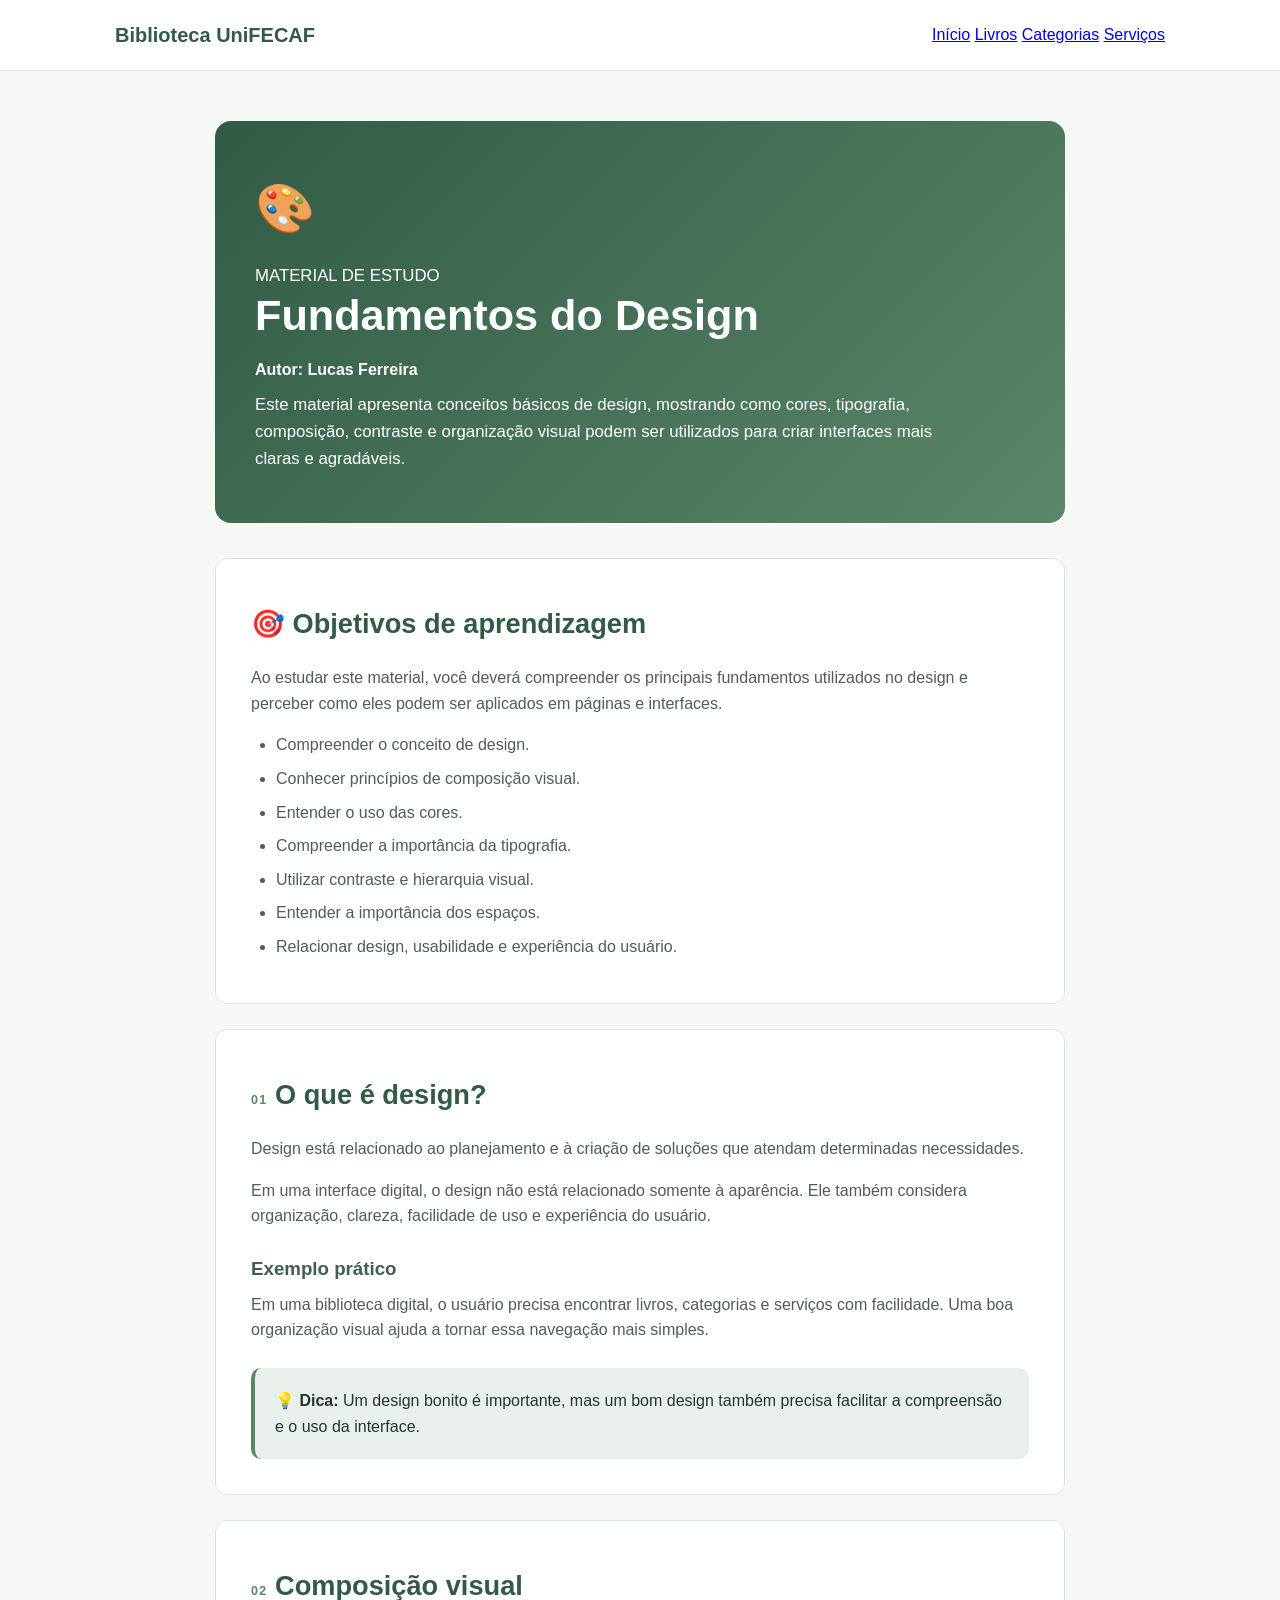
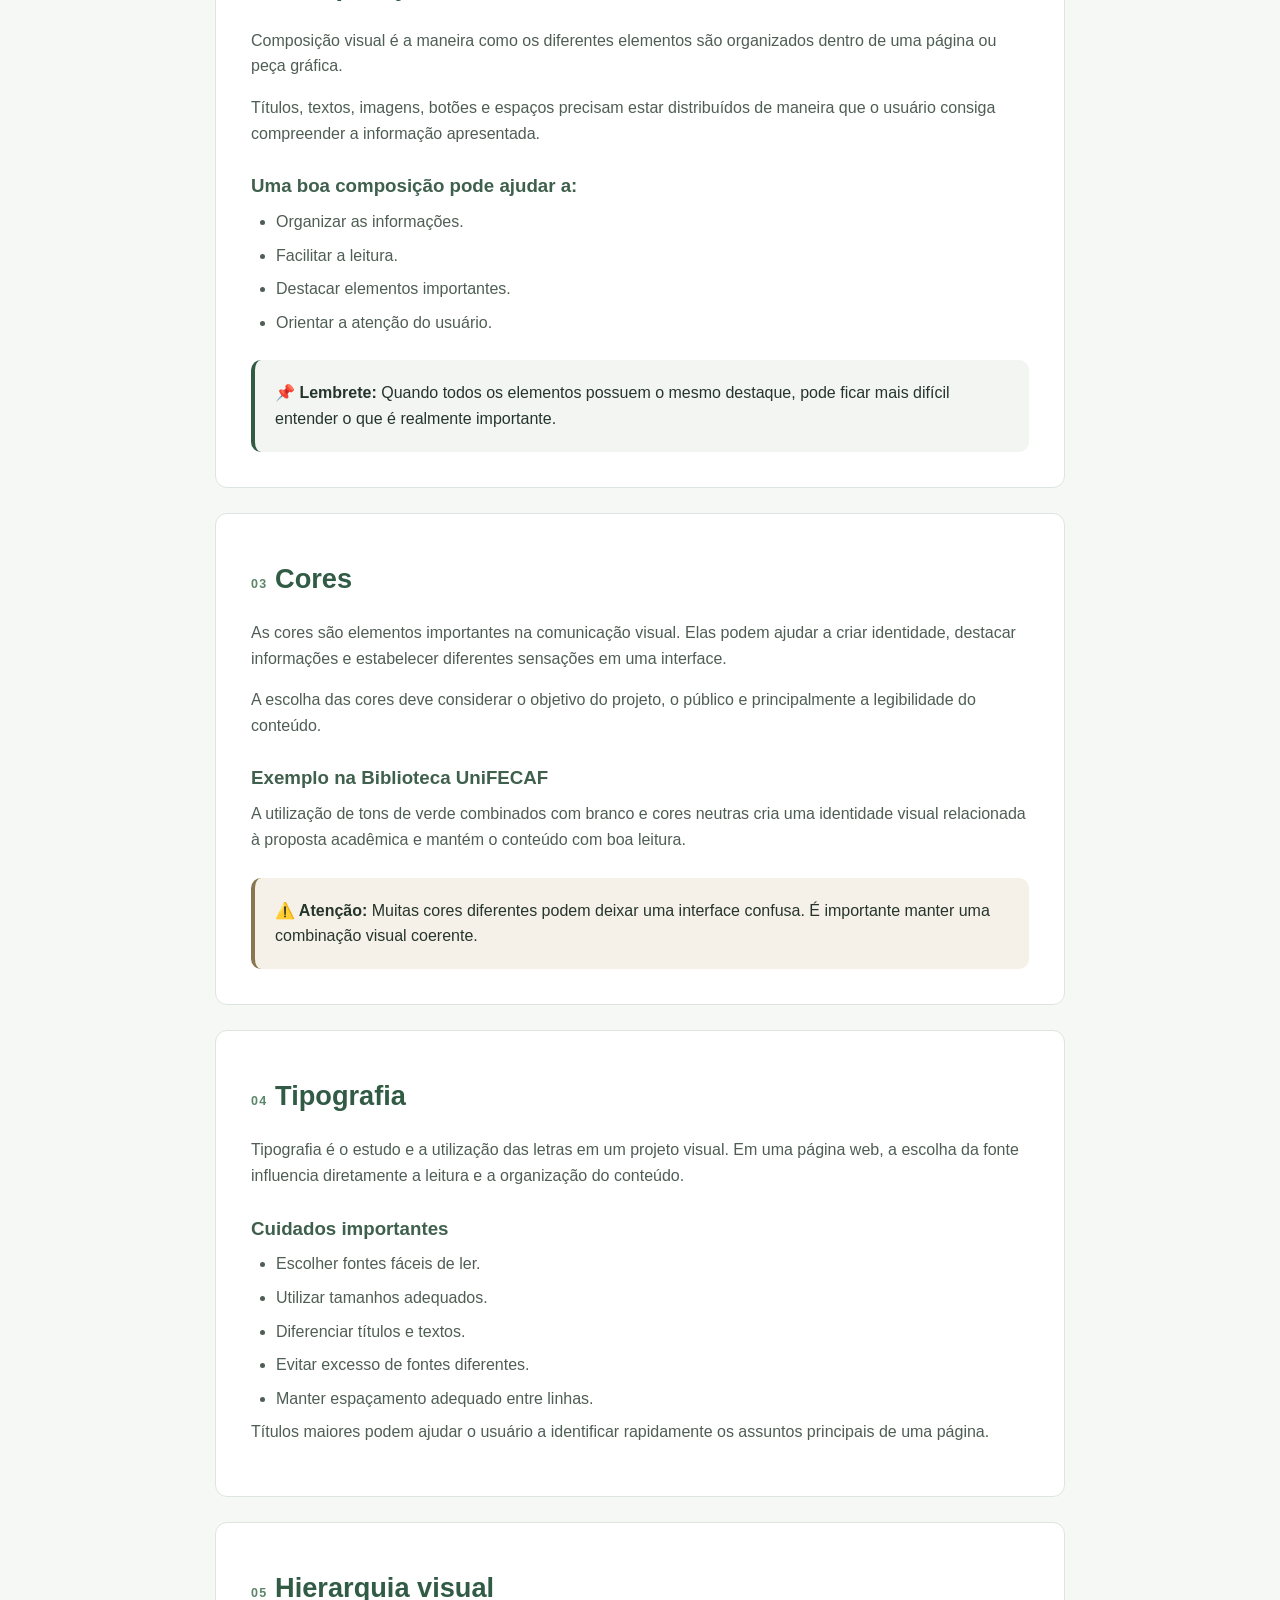
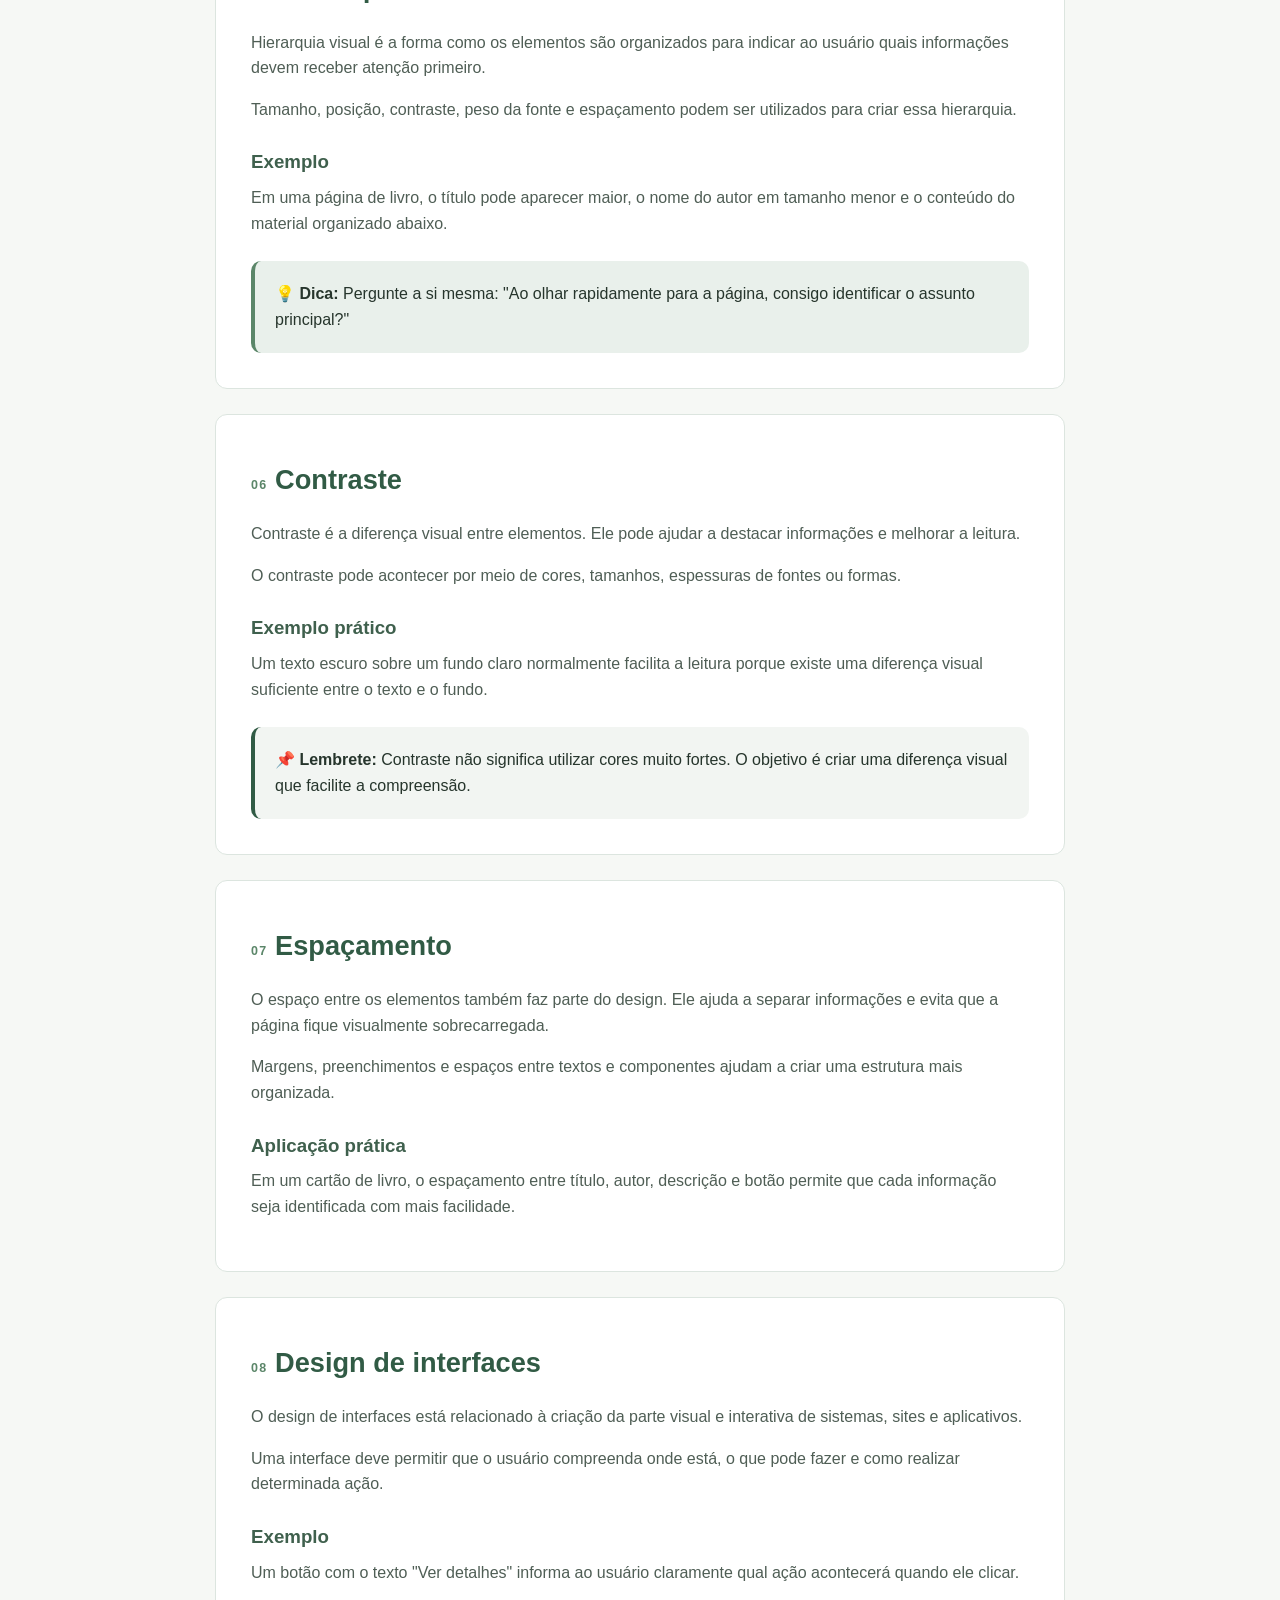
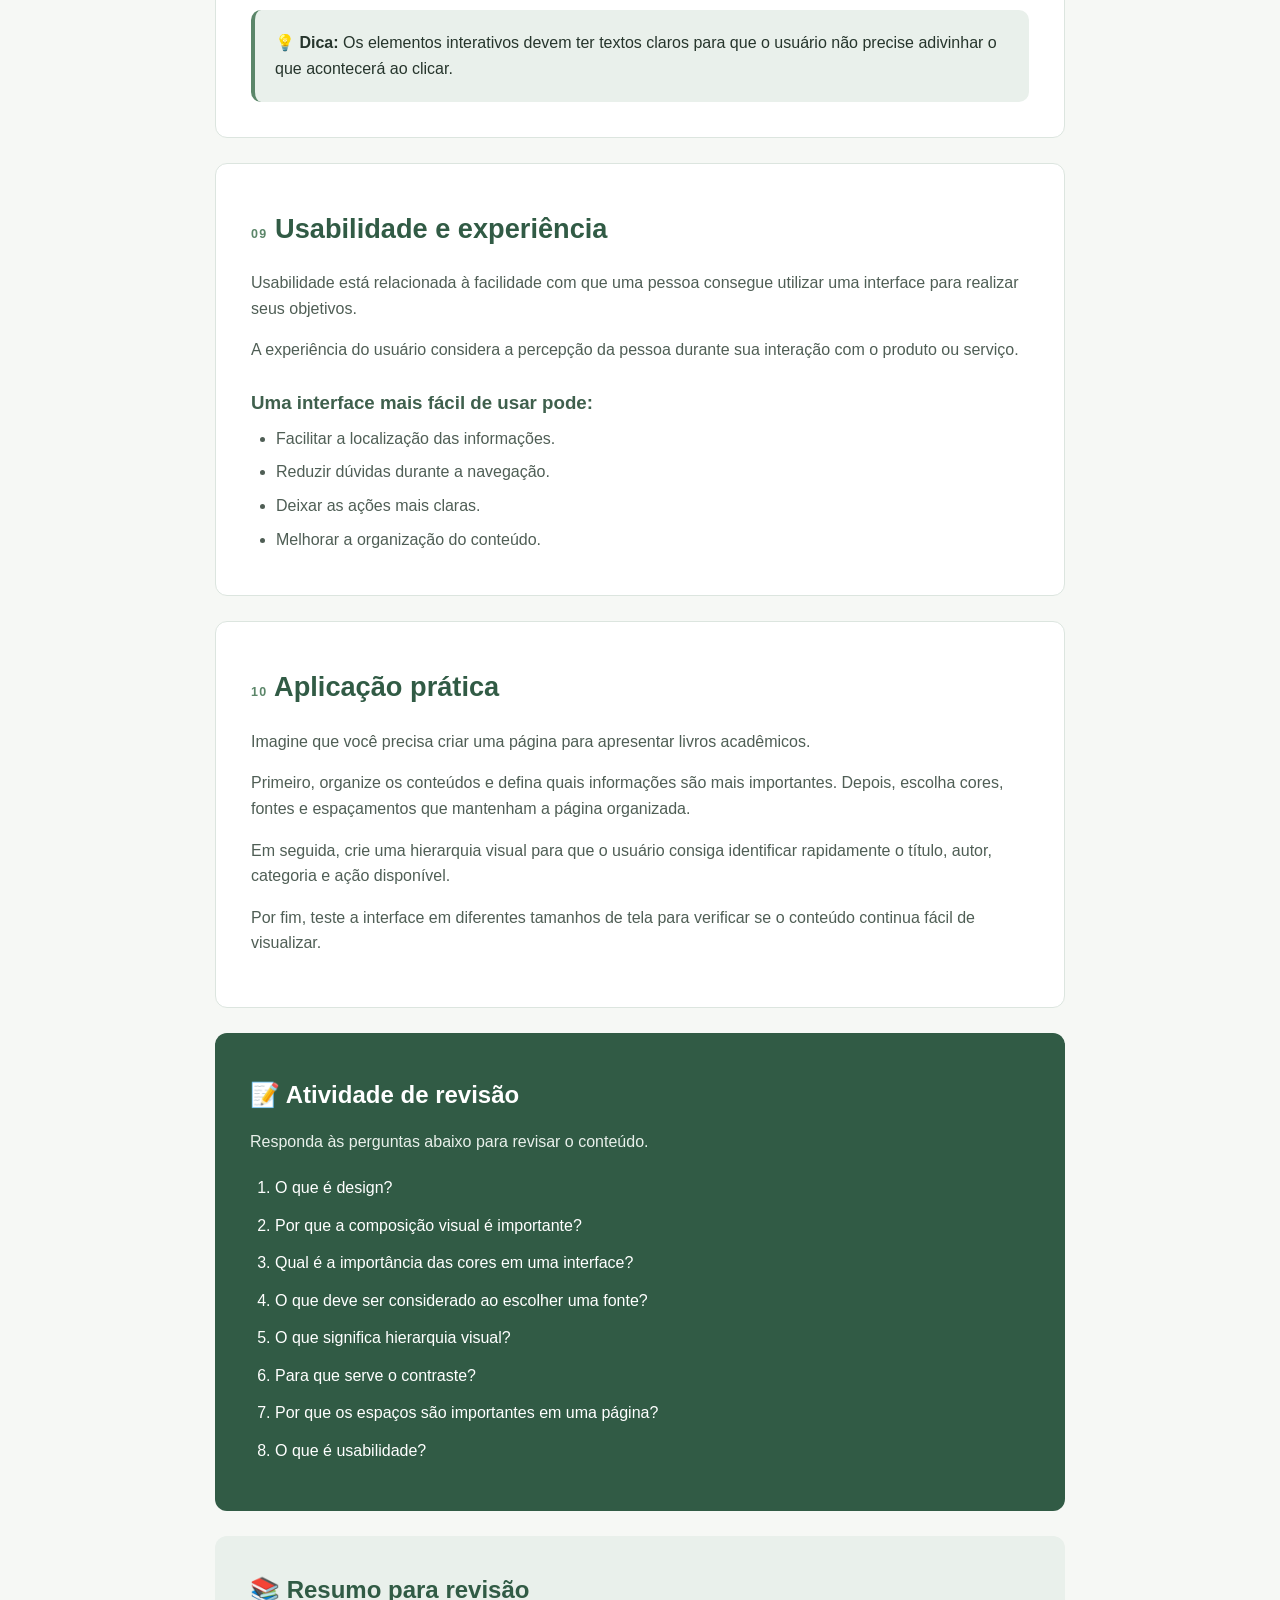
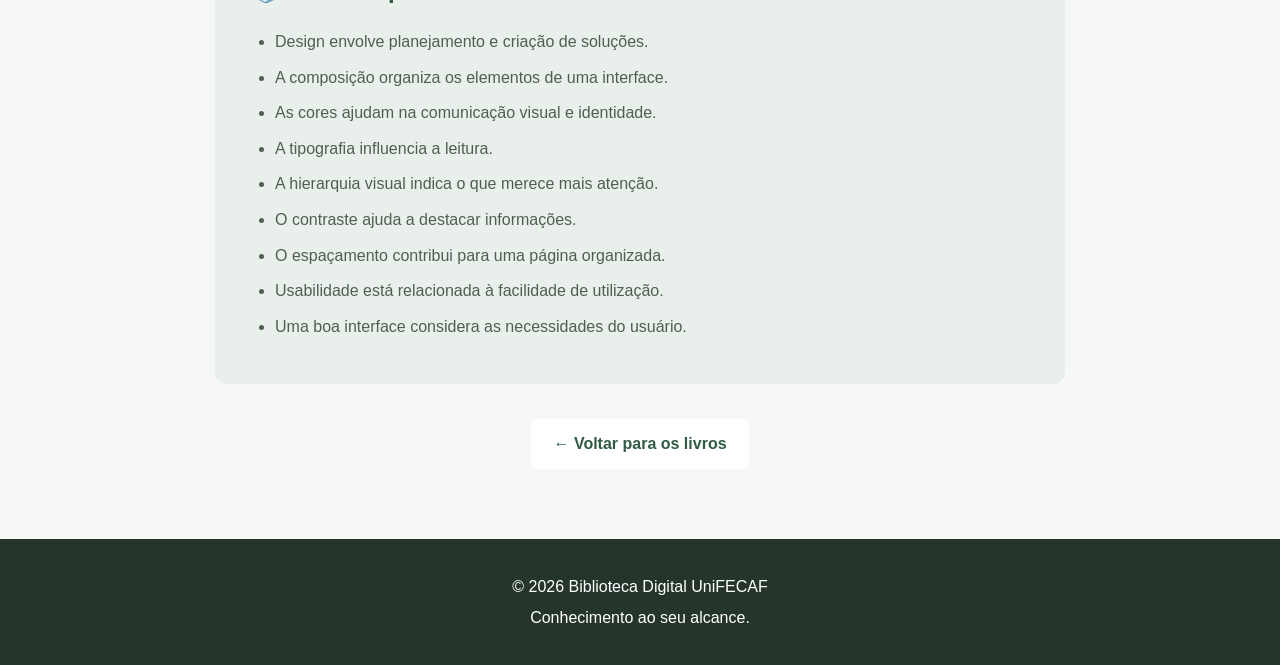
<file: livros/fundamentos-design.html>
<!DOCTYPE html>
<html lang="pt-BR">
<head>
    <meta charset="UTF-8">
    <meta name="viewport" content="width=device-width, initial-scale=1.0">

    <title>Fundamentos do Design | Biblioteca UniFECAF</title>

    <link rel="stylesheet" href="../css/style.css">
</head>

<body>

    <header class="cabecalho">
        <nav class="navegacao">

            <a href="../index.html" class="logo">
                Biblioteca UniFECAF
            </a>

            <div class="links-navegacao">
                <a href="../index.html">Início</a>
                <a href="../index.html#livros">Livros</a>
                <a href="../index.html#categorias">Categorias</a>
                <a href="../index.html#servicos">Serviços</a>
            </div>

        </nav>
    </header>


    <main class="conteudo-livro">

        <section class="cabecalho-livro">

            <div class="icone-livro">🎨</div>

            <p class="categoria-livro">
                MATERIAL DE ESTUDO
            </p>

            <h1>Fundamentos do Design</h1>

            <p class="autor-livro">
                Autor: Lucas Ferreira
            </p>

            <p>
                Este material apresenta conceitos básicos de design,
                mostrando como cores, tipografia, composição, contraste
                e organização visual podem ser utilizados para criar
                interfaces mais claras e agradáveis.
            </p>

        </section>


        <section class="conteudo-secao">

            <h2>🎯 Objetivos de aprendizagem</h2>

            <p>
                Ao estudar este material, você deverá compreender os
                principais fundamentos utilizados no design e perceber
                como eles podem ser aplicados em páginas e interfaces.
            </p>

            <ul>
                <li>Compreender o conceito de design.</li>
                <li>Conhecer princípios de composição visual.</li>
                <li>Entender o uso das cores.</li>
                <li>Compreender a importância da tipografia.</li>
                <li>Utilizar contraste e hierarquia visual.</li>
                <li>Entender a importância dos espaços.</li>
                <li>Relacionar design, usabilidade e experiência do usuário.</li>
            </ul>

        </section>


        <section class="conteudo-secao">

            <h2><span class="numero-modulo">01</span> O que é design?</h2>

            <p>
                Design está relacionado ao planejamento e à criação de
                soluções que atendam determinadas necessidades.
            </p>

            <p>
                Em uma interface digital, o design não está relacionado
                somente à aparência. Ele também considera organização,
                clareza, facilidade de uso e experiência do usuário.
            </p>

            <h3>Exemplo prático</h3>

            <p>
                Em uma biblioteca digital, o usuário precisa encontrar
                livros, categorias e serviços com facilidade. Uma boa
                organização visual ajuda a tornar essa navegação mais simples.
            </p>

            <div class="caixa-dica">
                <strong>💡 Dica:</strong>
                Um design bonito é importante, mas um bom design também
                precisa facilitar a compreensão e o uso da interface.
            </div>

        </section>


        <section class="conteudo-secao">

            <h2><span class="numero-modulo">02</span> Composição visual</h2>

            <p>
                Composição visual é a maneira como os diferentes elementos
                são organizados dentro de uma página ou peça gráfica.
            </p>

            <p>
                Títulos, textos, imagens, botões e espaços precisam estar
                distribuídos de maneira que o usuário consiga compreender
                a informação apresentada.
            </p>

            <h3>Uma boa composição pode ajudar a:</h3>

            <ul>
                <li>Organizar as informações.</li>
                <li>Facilitar a leitura.</li>
                <li>Destacar elementos importantes.</li>
                <li>Orientar a atenção do usuário.</li>
            </ul>

            <div class="caixa-lembrete">
                <strong>📌 Lembrete:</strong>
                Quando todos os elementos possuem o mesmo destaque,
                pode ficar mais difícil entender o que é realmente importante.
            </div>

        </section>


        <section class="conteudo-secao">

            <h2><span class="numero-modulo">03</span> Cores</h2>

            <p>
                As cores são elementos importantes na comunicação visual.
                Elas podem ajudar a criar identidade, destacar informações
                e estabelecer diferentes sensações em uma interface.
            </p>

            <p>
                A escolha das cores deve considerar o objetivo do projeto,
                o público e principalmente a legibilidade do conteúdo.
            </p>

            <h3>Exemplo na Biblioteca UniFECAF</h3>

            <p>
                A utilização de tons de verde combinados com branco e cores
                neutras cria uma identidade visual relacionada à proposta
                acadêmica e mantém o conteúdo com boa leitura.
            </p>

            <div class="caixa-alerta">
                <strong>⚠️ Atenção:</strong>
                Muitas cores diferentes podem deixar uma interface confusa.
                É importante manter uma combinação visual coerente.
            </div>

        </section>


        <section class="conteudo-secao">

            <h2><span class="numero-modulo">04</span> Tipografia</h2>

            <p>
                Tipografia é o estudo e a utilização das letras em um projeto
                visual. Em uma página web, a escolha da fonte influencia
                diretamente a leitura e a organização do conteúdo.
            </p>

            <h3>Cuidados importantes</h3>

            <ul>
                <li>Escolher fontes fáceis de ler.</li>
                <li>Utilizar tamanhos adequados.</li>
                <li>Diferenciar títulos e textos.</li>
                <li>Evitar excesso de fontes diferentes.</li>
                <li>Manter espaçamento adequado entre linhas.</li>
            </ul>

            <p>
                Títulos maiores podem ajudar o usuário a identificar
                rapidamente os assuntos principais de uma página.
            </p>

        </section>


        <section class="conteudo-secao">

            <h2><span class="numero-modulo">05</span> Hierarquia visual</h2>

            <p>
                Hierarquia visual é a forma como os elementos são organizados
                para indicar ao usuário quais informações devem receber
                atenção primeiro.
            </p>

            <p>
                Tamanho, posição, contraste, peso da fonte e espaçamento
                podem ser utilizados para criar essa hierarquia.
            </p>

            <h3>Exemplo</h3>

            <p>
                Em uma página de livro, o título pode aparecer maior,
                o nome do autor em tamanho menor e o conteúdo do material
                organizado abaixo.
            </p>

            <div class="caixa-dica">
                <strong>💡 Dica:</strong>
                Pergunte a si mesma: "Ao olhar rapidamente para a página,
                consigo identificar o assunto principal?"
            </div>

        </section>


        <section class="conteudo-secao">

            <h2><span class="numero-modulo">06</span> Contraste</h2>

            <p>
                Contraste é a diferença visual entre elementos. Ele pode
                ajudar a destacar informações e melhorar a leitura.
            </p>

            <p>
                O contraste pode acontecer por meio de cores, tamanhos,
                espessuras de fontes ou formas.
            </p>

            <h3>Exemplo prático</h3>

            <p>
                Um texto escuro sobre um fundo claro normalmente facilita
                a leitura porque existe uma diferença visual suficiente
                entre o texto e o fundo.
            </p>

            <div class="caixa-lembrete">
                <strong>📌 Lembrete:</strong>
                Contraste não significa utilizar cores muito fortes.
                O objetivo é criar uma diferença visual que facilite
                a compreensão.
            </div>

        </section>


        <section class="conteudo-secao">

            <h2><span class="numero-modulo">07</span> Espaçamento</h2>

            <p>
                O espaço entre os elementos também faz parte do design.
                Ele ajuda a separar informações e evita que a página
                fique visualmente sobrecarregada.
            </p>

            <p>
                Margens, preenchimentos e espaços entre textos e componentes
                ajudam a criar uma estrutura mais organizada.
            </p>

            <h3>Aplicação prática</h3>

            <p>
                Em um cartão de livro, o espaçamento entre título, autor,
                descrição e botão permite que cada informação seja
                identificada com mais facilidade.
            </p>

        </section>


        <section class="conteudo-secao">

            <h2><span class="numero-modulo">08</span> Design de interfaces</h2>

            <p>
                O design de interfaces está relacionado à criação da parte
                visual e interativa de sistemas, sites e aplicativos.
            </p>

            <p>
                Uma interface deve permitir que o usuário compreenda
                onde está, o que pode fazer e como realizar determinada ação.
            </p>

            <h3>Exemplo</h3>

            <p>
                Um botão com o texto "Ver detalhes" informa ao usuário
                claramente qual ação acontecerá quando ele clicar.
            </p>

            <div class="caixa-dica">
                <strong>💡 Dica:</strong>
                Os elementos interativos devem ter textos claros para que
                o usuário não precise adivinhar o que acontecerá ao clicar.
            </div>

        </section>


        <section class="conteudo-secao">

            <h2><span class="numero-modulo">09</span> Usabilidade e experiência</h2>

            <p>
                Usabilidade está relacionada à facilidade com que uma pessoa
                consegue utilizar uma interface para realizar seus objetivos.
            </p>

            <p>
                A experiência do usuário considera a percepção da pessoa
                durante sua interação com o produto ou serviço.
            </p>

            <h3>Uma interface mais fácil de usar pode:</h3>

            <ul>
                <li>Facilitar a localização das informações.</li>
                <li>Reduzir dúvidas durante a navegação.</li>
                <li>Deixar as ações mais claras.</li>
                <li>Melhorar a organização do conteúdo.</li>
            </ul>

        </section>


        <section class="conteudo-secao">

            <h2><span class="numero-modulo">10</span> Aplicação prática</h2>

            <p>
                Imagine que você precisa criar uma página para apresentar
                livros acadêmicos.
            </p>

            <p>
                Primeiro, organize os conteúdos e defina quais informações
                são mais importantes. Depois, escolha cores, fontes e
                espaçamentos que mantenham a página organizada.
            </p>

            <p>
                Em seguida, crie uma hierarquia visual para que o usuário
                consiga identificar rapidamente o título, autor, categoria
                e ação disponível.
            </p>

            <p>
                Por fim, teste a interface em diferentes tamanhos de tela
                para verificar se o conteúdo continua fácil de visualizar.
            </p>

        </section>


        <section class="atividade">

            <h2>📝 Atividade de revisão</h2>

            <p>
                Responda às perguntas abaixo para revisar o conteúdo.
            </p>

            <ol>
                <li>O que é design?</li>
                <li>Por que a composição visual é importante?</li>
                <li>Qual é a importância das cores em uma interface?</li>
                <li>O que deve ser considerado ao escolher uma fonte?</li>
                <li>O que significa hierarquia visual?</li>
                <li>Para que serve o contraste?</li>
                <li>Por que os espaços são importantes em uma página?</li>
                <li>O que é usabilidade?</li>
            </ol>

        </section>


        <section class="resumo-livro">

            <h2>📚 Resumo para revisão</h2>

            <ul>
                <li>Design envolve planejamento e criação de soluções.</li>
                <li>A composição organiza os elementos de uma interface.</li>
                <li>As cores ajudam na comunicação visual e identidade.</li>
                <li>A tipografia influencia a leitura.</li>
                <li>A hierarquia visual indica o que merece mais atenção.</li>
                <li>O contraste ajuda a destacar informações.</li>
                <li>O espaçamento contribui para uma página organizada.</li>
                <li>Usabilidade está relacionada à facilidade de utilização.</li>
                <li>Uma boa interface considera as necessidades do usuário.</li>
            </ul>

        </section>


        <div class="navegacao-livro">

            <a href="../index.html#livros" class="botao">
                ← Voltar para os livros
            </a>

        </div>

    </main>


    <footer class="rodape">

        <p>© 2026 Biblioteca Digital UniFECAF</p>

        <p>Conhecimento ao seu alcance.</p>

    </footer>

</body>
</html>
</file>
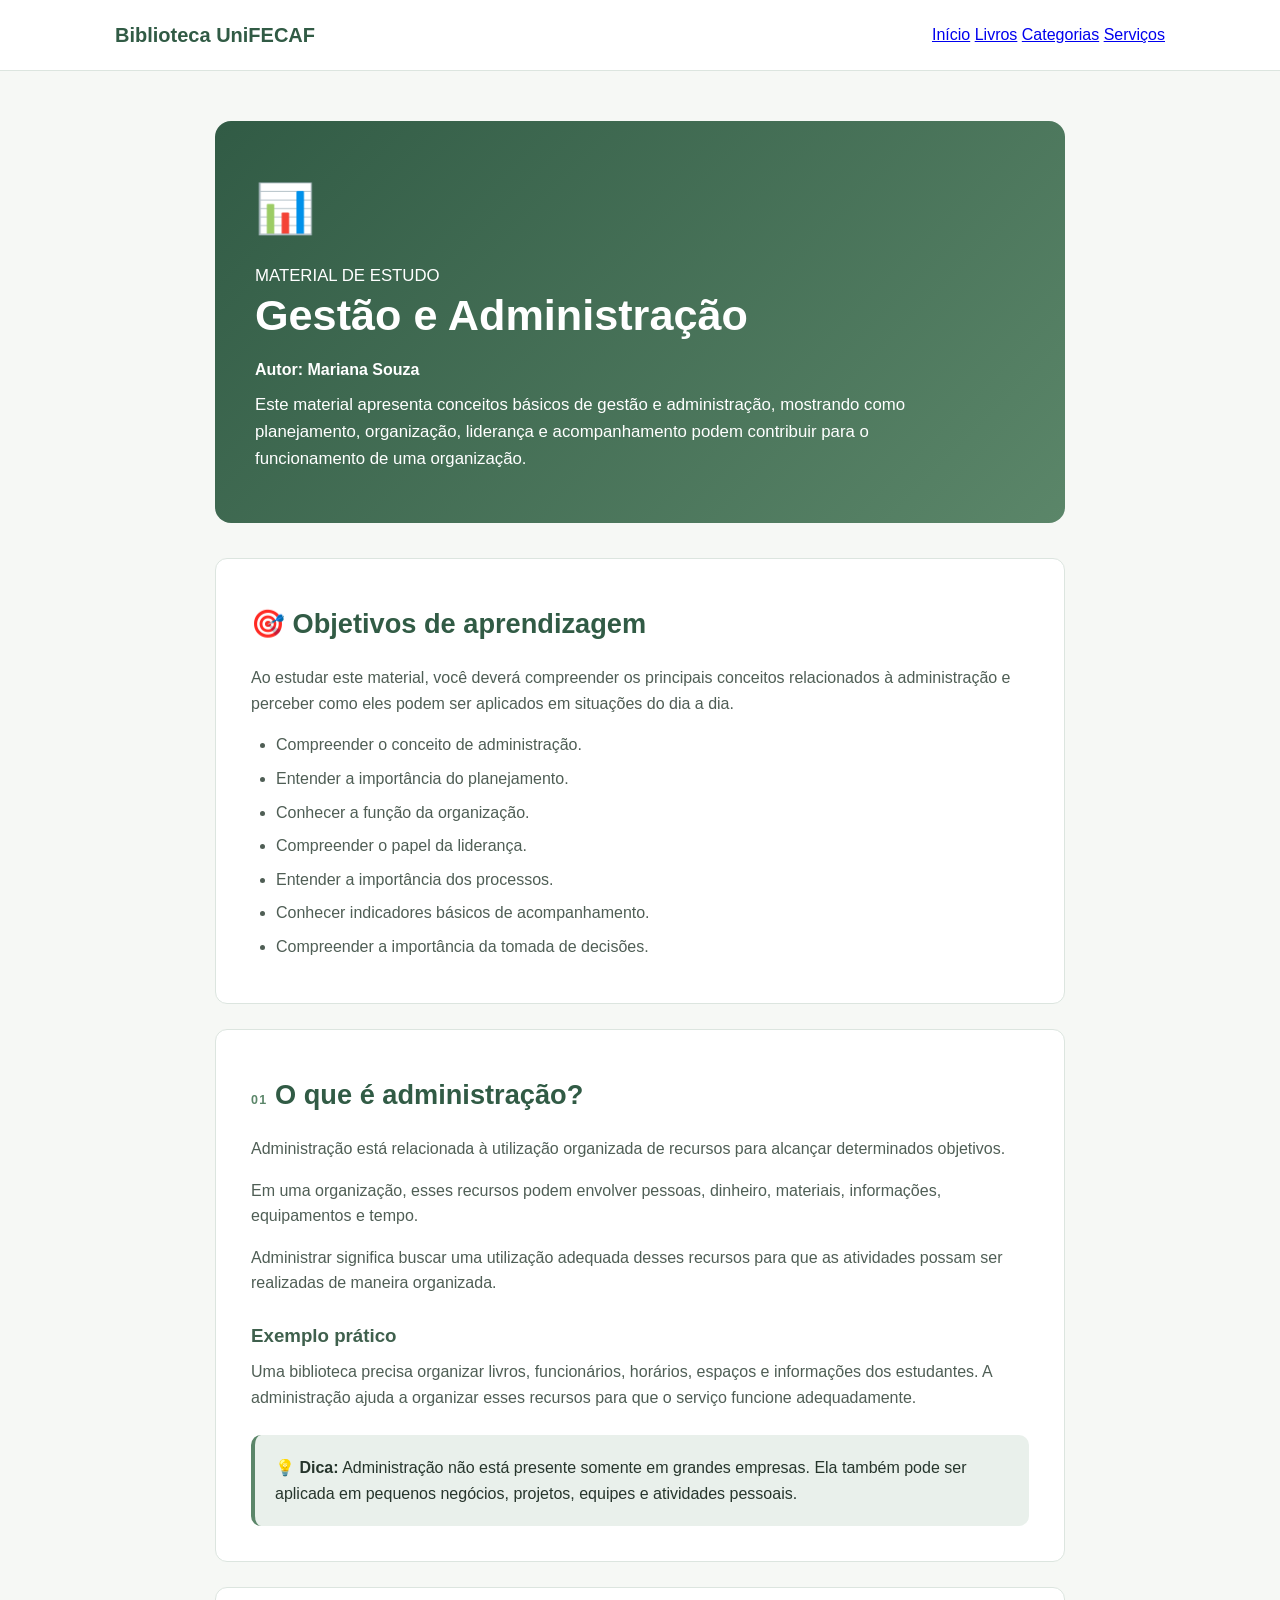
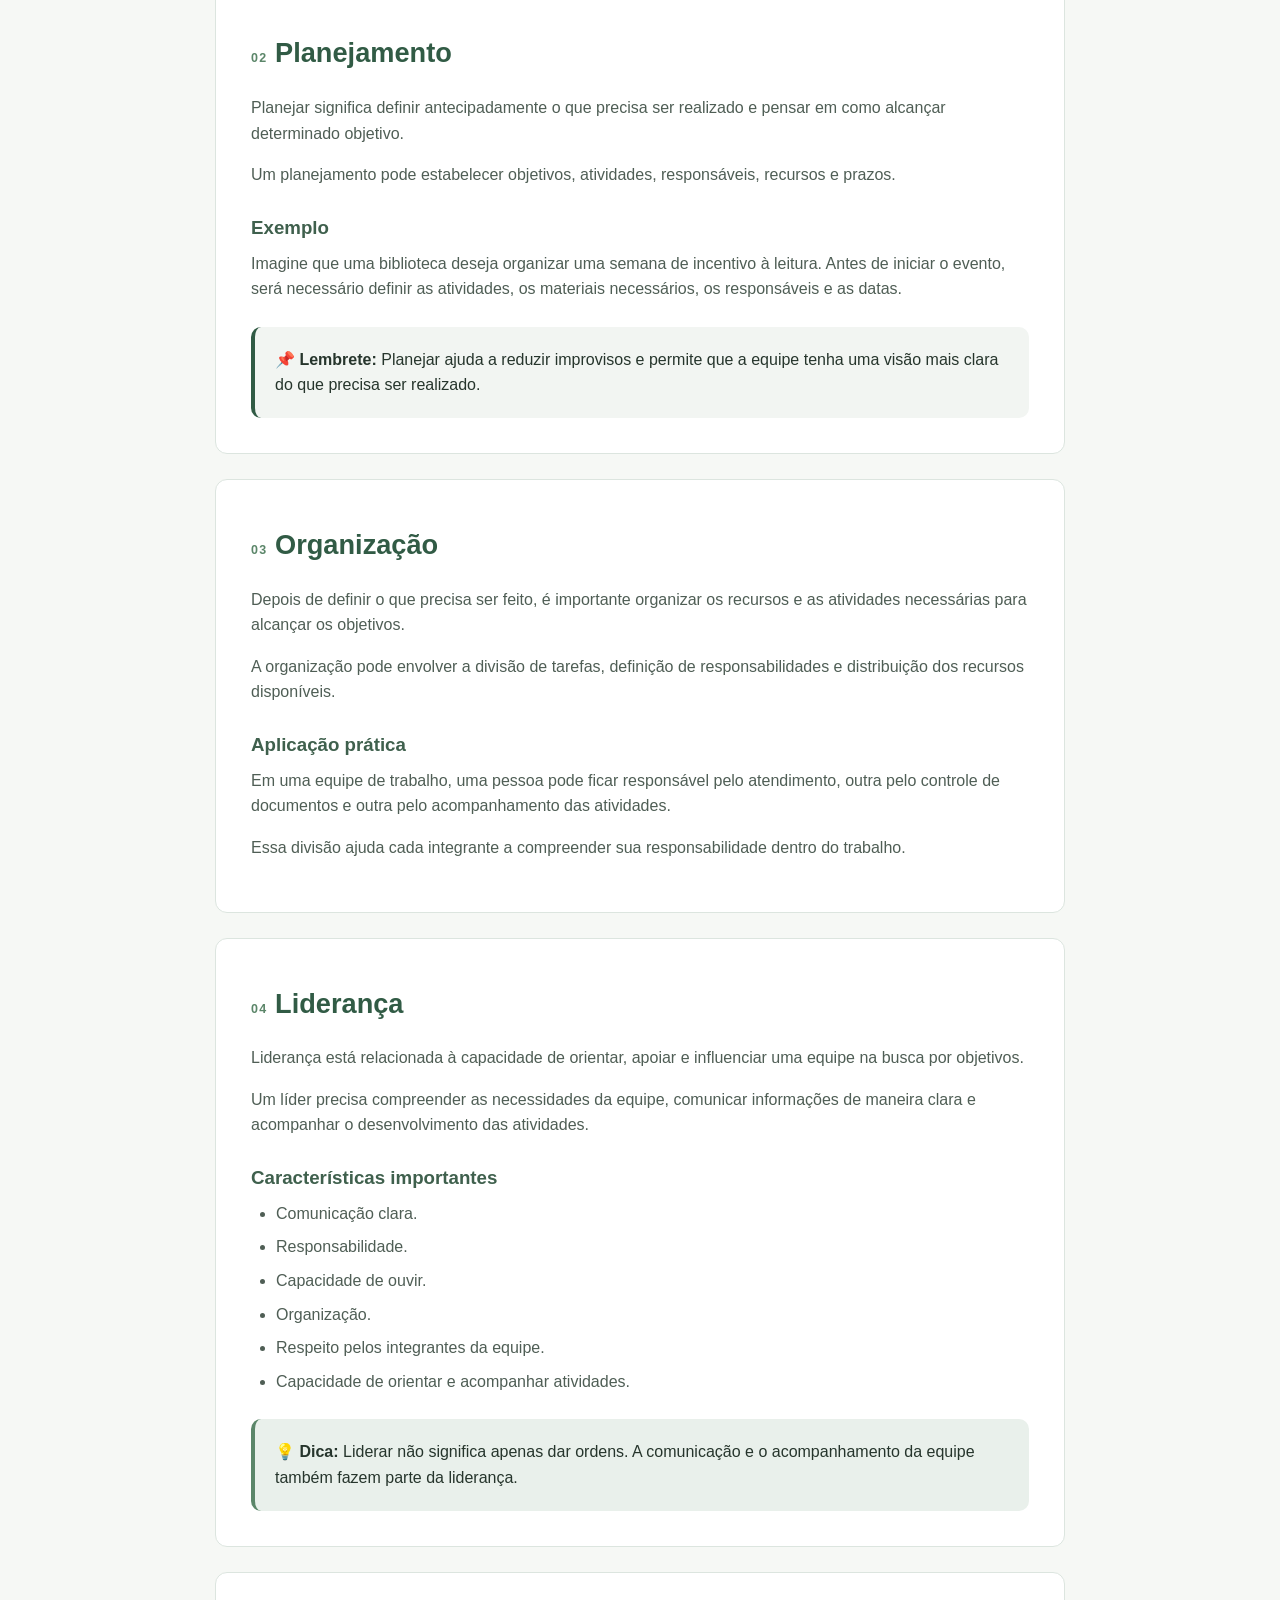
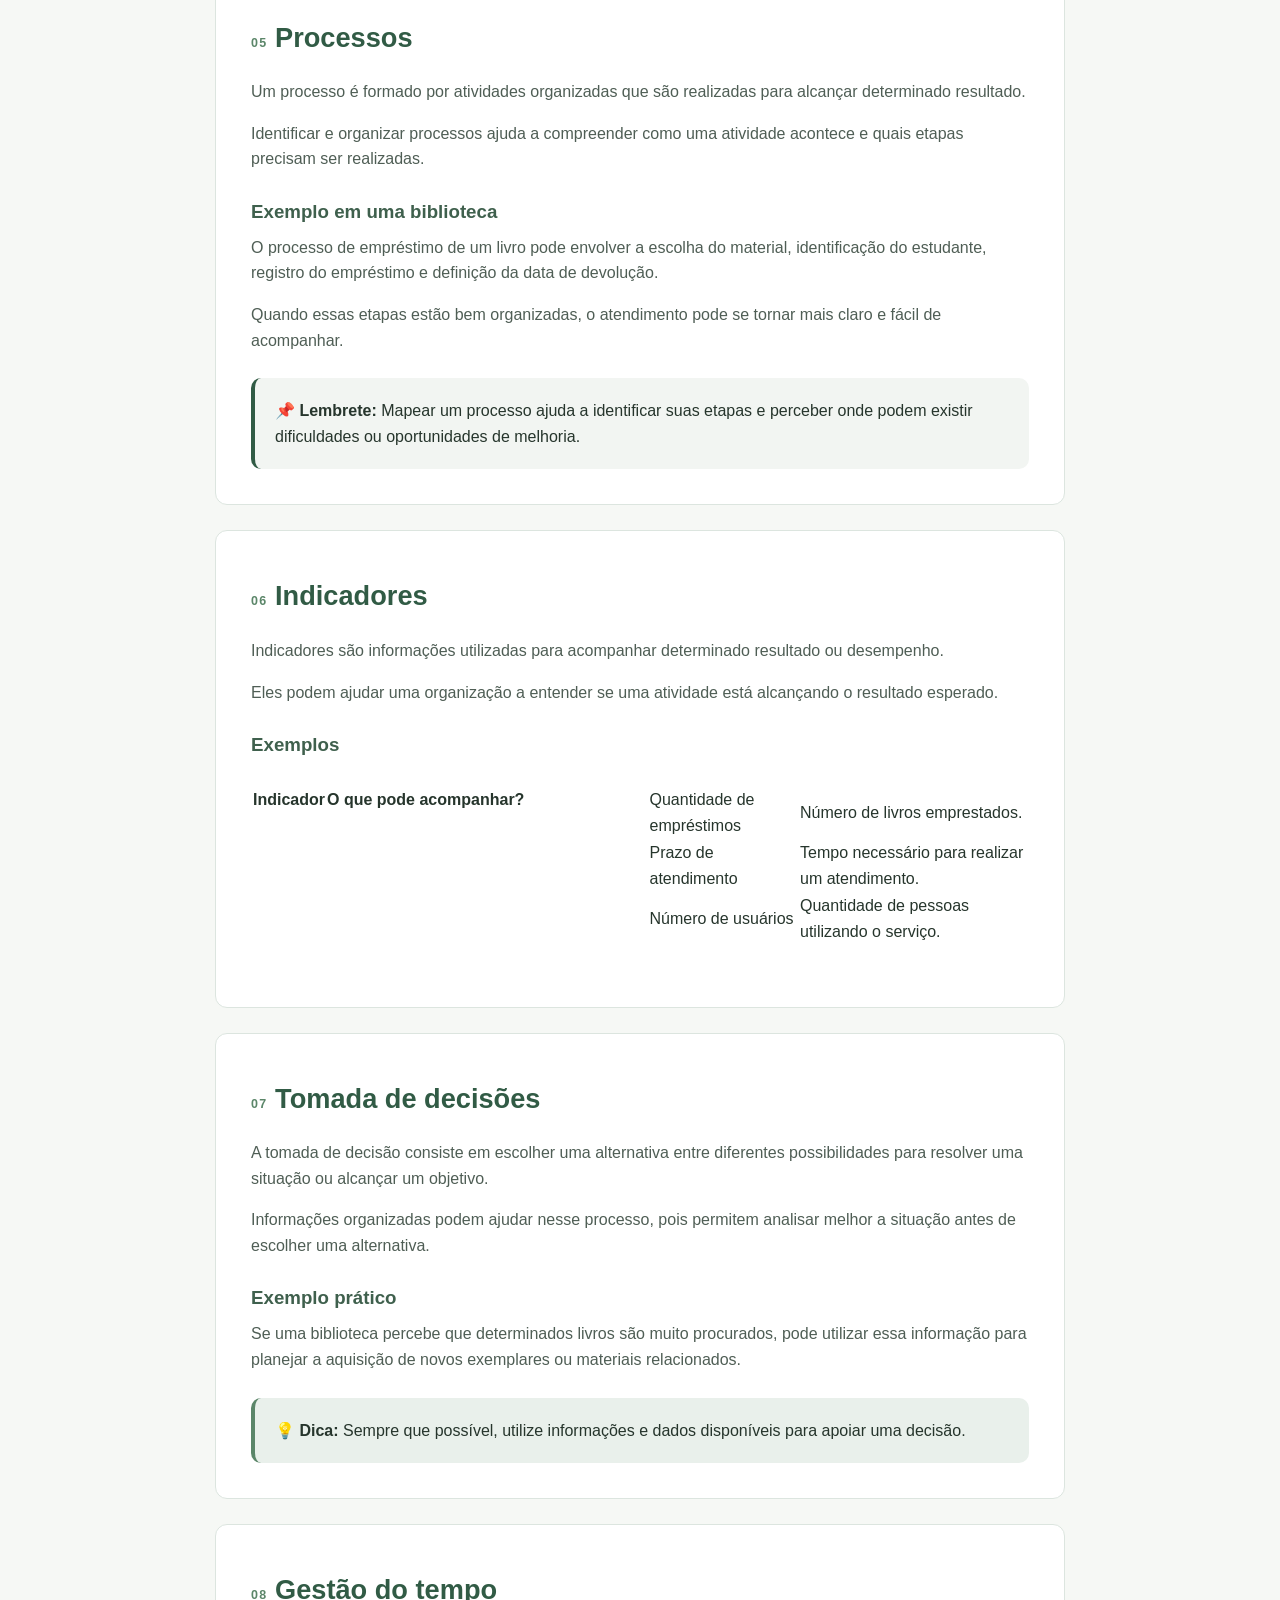
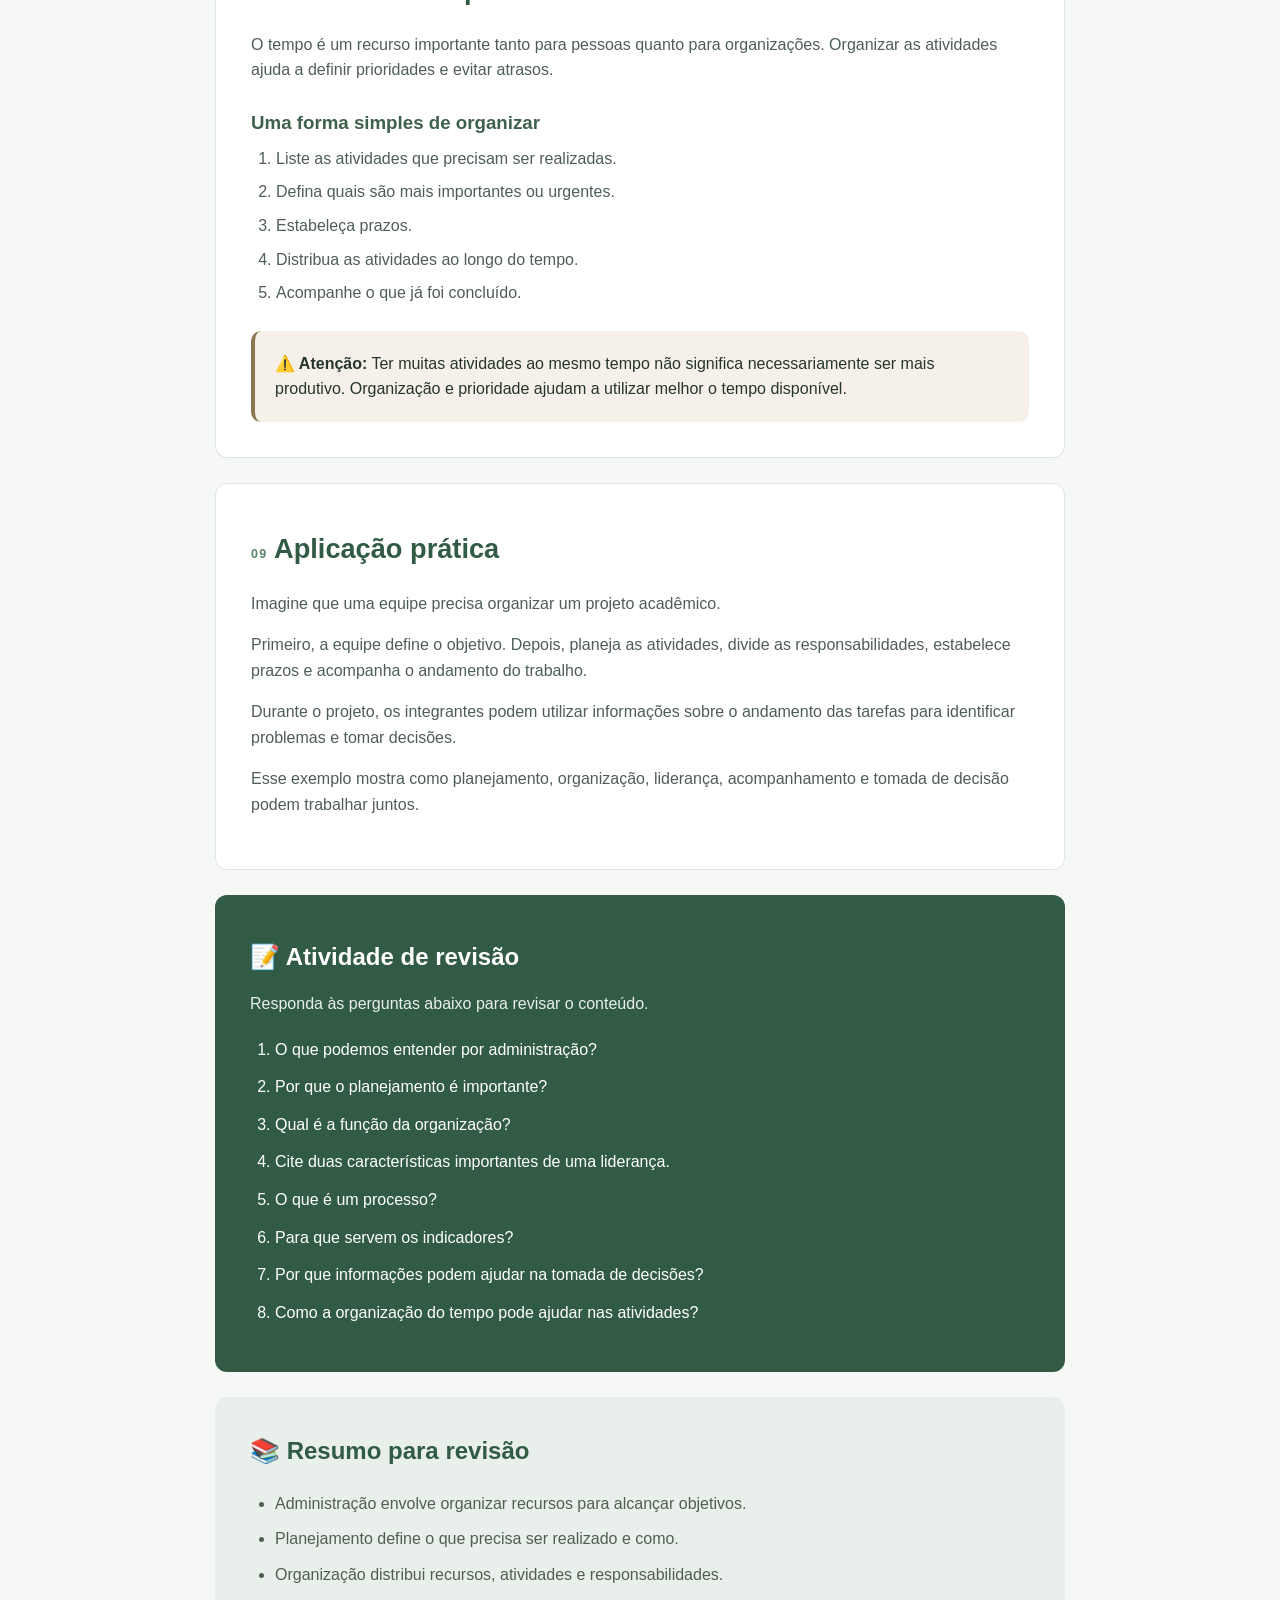
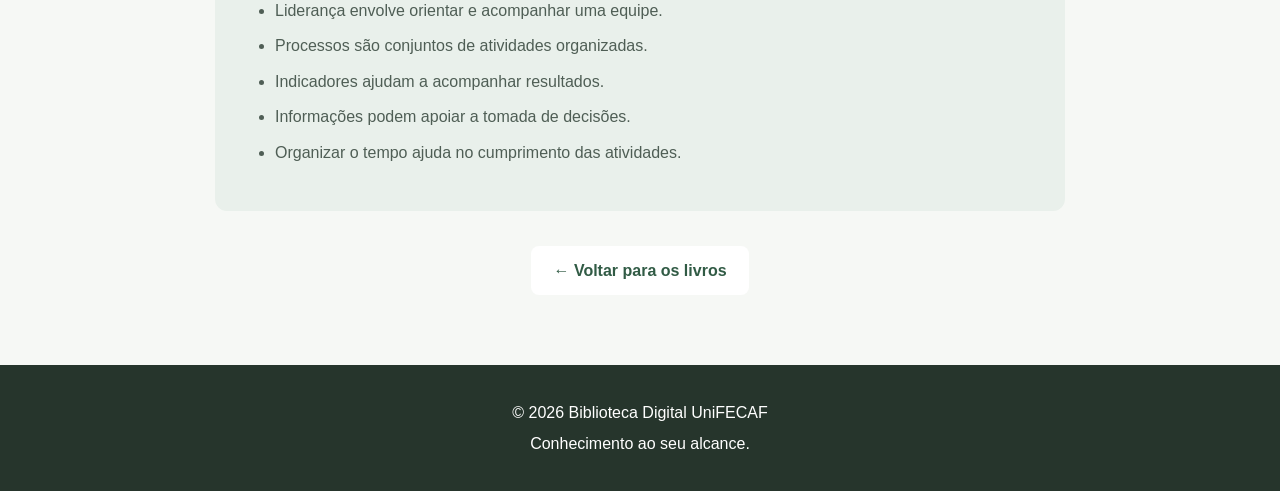
<file: livros/gestao-administracao.html>
<!DOCTYPE html>
<html lang="pt-BR">
<head>
    <meta charset="UTF-8">
    <meta name="viewport" content="width=device-width, initial-scale=1.0">

    <title>Gestão e Administração | Biblioteca UniFECAF</title>

    <link rel="stylesheet" href="../css/style.css">
</head>

<body>

    <header class="cabecalho">
        <nav class="navegacao">

            <a href="../index.html" class="logo">
                Biblioteca UniFECAF
            </a>

            <div class="links-navegacao">
                <a href="../index.html">Início</a>
                <a href="../index.html#livros">Livros</a>
                <a href="../index.html#categorias">Categorias</a>
                <a href="../index.html#servicos">Serviços</a>
            </div>

        </nav>
    </header>


    <main class="conteudo-livro">

        <section class="cabecalho-livro">

            <div class="icone-livro">📊</div>

            <p class="categoria-livro">
                MATERIAL DE ESTUDO
            </p>

            <h1>Gestão e Administração</h1>

            <p class="autor-livro">
                Autor: Mariana Souza
            </p>

            <p>
                Este material apresenta conceitos básicos de gestão e
                administração, mostrando como planejamento, organização,
                liderança e acompanhamento podem contribuir para o
                funcionamento de uma organização.
            </p>

        </section>


        <section class="conteudo-secao">

            <h2>🎯 Objetivos de aprendizagem</h2>

            <p>
                Ao estudar este material, você deverá compreender os principais
                conceitos relacionados à administração e perceber como eles
                podem ser aplicados em situações do dia a dia.
            </p>

            <ul>
                <li>Compreender o conceito de administração.</li>
                <li>Entender a importância do planejamento.</li>
                <li>Conhecer a função da organização.</li>
                <li>Compreender o papel da liderança.</li>
                <li>Entender a importância dos processos.</li>
                <li>Conhecer indicadores básicos de acompanhamento.</li>
                <li>Compreender a importância da tomada de decisões.</li>
            </ul>

        </section>


        <section class="conteudo-secao">

            <h2><span class="numero-modulo">01</span> O que é administração?</h2>

            <p>
                Administração está relacionada à utilização organizada de
                recursos para alcançar determinados objetivos.
            </p>

            <p>
                Em uma organização, esses recursos podem envolver pessoas,
                dinheiro, materiais, informações, equipamentos e tempo.
            </p>

            <p>
                Administrar significa buscar uma utilização adequada desses
                recursos para que as atividades possam ser realizadas de
                maneira organizada.
            </p>

            <h3>Exemplo prático</h3>

            <p>
                Uma biblioteca precisa organizar livros, funcionários,
                horários, espaços e informações dos estudantes. A administração
                ajuda a organizar esses recursos para que o serviço funcione
                adequadamente.
            </p>

            <div class="caixa-dica">
                <strong>💡 Dica:</strong>
                Administração não está presente somente em grandes empresas.
                Ela também pode ser aplicada em pequenos negócios, projetos,
                equipes e atividades pessoais.
            </div>

        </section>


        <section class="conteudo-secao">

            <h2><span class="numero-modulo">02</span> Planejamento</h2>

            <p>
                Planejar significa definir antecipadamente o que precisa ser
                realizado e pensar em como alcançar determinado objetivo.
            </p>

            <p>
                Um planejamento pode estabelecer objetivos, atividades,
                responsáveis, recursos e prazos.
            </p>

            <h3>Exemplo</h3>

            <p>
                Imagine que uma biblioteca deseja organizar uma semana de
                incentivo à leitura. Antes de iniciar o evento, será necessário
                definir as atividades, os materiais necessários, os responsáveis
                e as datas.
            </p>

            <div class="caixa-lembrete">
                <strong>📌 Lembrete:</strong>
                Planejar ajuda a reduzir improvisos e permite que a equipe
                tenha uma visão mais clara do que precisa ser realizado.
            </div>

        </section>


        <section class="conteudo-secao">

            <h2><span class="numero-modulo">03</span> Organização</h2>

            <p>
                Depois de definir o que precisa ser feito, é importante
                organizar os recursos e as atividades necessárias para alcançar
                os objetivos.
            </p>

            <p>
                A organização pode envolver a divisão de tarefas, definição
                de responsabilidades e distribuição dos recursos disponíveis.
            </p>

            <h3>Aplicação prática</h3>

            <p>
                Em uma equipe de trabalho, uma pessoa pode ficar responsável
                pelo atendimento, outra pelo controle de documentos e outra
                pelo acompanhamento das atividades.
            </p>

            <p>
                Essa divisão ajuda cada integrante a compreender sua
                responsabilidade dentro do trabalho.
            </p>

        </section>


        <section class="conteudo-secao">

            <h2><span class="numero-modulo">04</span> Liderança</h2>

            <p>
                Liderança está relacionada à capacidade de orientar, apoiar
                e influenciar uma equipe na busca por objetivos.
            </p>

            <p>
                Um líder precisa compreender as necessidades da equipe,
                comunicar informações de maneira clara e acompanhar o
                desenvolvimento das atividades.
            </p>

            <h3>Características importantes</h3>

            <ul>
                <li>Comunicação clara.</li>
                <li>Responsabilidade.</li>
                <li>Capacidade de ouvir.</li>
                <li>Organização.</li>
                <li>Respeito pelos integrantes da equipe.</li>
                <li>Capacidade de orientar e acompanhar atividades.</li>
            </ul>

            <div class="caixa-dica">
                <strong>💡 Dica:</strong>
                Liderar não significa apenas dar ordens. A comunicação e o
                acompanhamento da equipe também fazem parte da liderança.
            </div>

        </section>


        <section class="conteudo-secao">

            <h2><span class="numero-modulo">05</span> Processos</h2>

            <p>
                Um processo é formado por atividades organizadas que são
                realizadas para alcançar determinado resultado.
            </p>

            <p>
                Identificar e organizar processos ajuda a compreender como
                uma atividade acontece e quais etapas precisam ser realizadas.
            </p>

            <h3>Exemplo em uma biblioteca</h3>

            <p>
                O processo de empréstimo de um livro pode envolver a escolha
                do material, identificação do estudante, registro do empréstimo
                e definição da data de devolução.
            </p>

            <p>
                Quando essas etapas estão bem organizadas, o atendimento pode
                se tornar mais claro e fácil de acompanhar.
            </p>

            <div class="caixa-lembrete">
                <strong>📌 Lembrete:</strong>
                Mapear um processo ajuda a identificar suas etapas e perceber
                onde podem existir dificuldades ou oportunidades de melhoria.
            </div>

        </section>


        <section class="conteudo-secao">

            <h2><span class="numero-modulo">06</span> Indicadores</h2>

            <p>
                Indicadores são informações utilizadas para acompanhar
                determinado resultado ou desempenho.
            </p>

            <p>
                Eles podem ajudar uma organização a entender se uma atividade
                está alcançando o resultado esperado.
            </p>

            <h3>Exemplos</h3>

            <table class="tabela-estudo">

                <thead>
                    <tr>
                        <th>Indicador</th>
                        <th>O que pode acompanhar?</th>
                    </tr>
                </thead>

                <tbody>
                    <tr>
                        <td>Quantidade de empréstimos</td>
                        <td>Número de livros emprestados.</td>
                    </tr>

                    <tr>
                        <td>Prazo de atendimento</td>
                        <td>Tempo necessário para realizar um atendimento.</td>
                    </tr>

                    <tr>
                        <td>Número de usuários</td>
                        <td>Quantidade de pessoas utilizando o serviço.</td>
                    </tr>
                </tbody>

            </table>

        </section>


        <section class="conteudo-secao">

            <h2><span class="numero-modulo">07</span> Tomada de decisões</h2>

            <p>
                A tomada de decisão consiste em escolher uma alternativa
                entre diferentes possibilidades para resolver uma situação
                ou alcançar um objetivo.
            </p>

            <p>
                Informações organizadas podem ajudar nesse processo, pois
                permitem analisar melhor a situação antes de escolher uma
                alternativa.
            </p>

            <h3>Exemplo prático</h3>

            <p>
                Se uma biblioteca percebe que determinados livros são muito
                procurados, pode utilizar essa informação para planejar a
                aquisição de novos exemplares ou materiais relacionados.
            </p>

            <div class="caixa-dica">
                <strong>💡 Dica:</strong>
                Sempre que possível, utilize informações e dados disponíveis
                para apoiar uma decisão.
            </div>

        </section>


        <section class="conteudo-secao">

            <h2><span class="numero-modulo">08</span> Gestão do tempo</h2>

            <p>
                O tempo é um recurso importante tanto para pessoas quanto
                para organizações. Organizar as atividades ajuda a definir
                prioridades e evitar atrasos.
            </p>

            <h3>Uma forma simples de organizar</h3>

            <ol>
                <li>Liste as atividades que precisam ser realizadas.</li>
                <li>Defina quais são mais importantes ou urgentes.</li>
                <li>Estabeleça prazos.</li>
                <li>Distribua as atividades ao longo do tempo.</li>
                <li>Acompanhe o que já foi concluído.</li>
            </ol>

            <div class="caixa-alerta">
                <strong>⚠️ Atenção:</strong>
                Ter muitas atividades ao mesmo tempo não significa
                necessariamente ser mais produtivo. Organização e prioridade
                ajudam a utilizar melhor o tempo disponível.
            </div>

        </section>


        <section class="conteudo-secao">

            <h2><span class="numero-modulo">09</span> Aplicação prática</h2>

            <p>
                Imagine que uma equipe precisa organizar um projeto acadêmico.
            </p>

            <p>
                Primeiro, a equipe define o objetivo. Depois, planeja as
                atividades, divide as responsabilidades, estabelece prazos
                e acompanha o andamento do trabalho.
            </p>

            <p>
                Durante o projeto, os integrantes podem utilizar informações
                sobre o andamento das tarefas para identificar problemas e
                tomar decisões.
            </p>

            <p>
                Esse exemplo mostra como planejamento, organização,
                liderança, acompanhamento e tomada de decisão podem trabalhar
                juntos.
            </p>

        </section>


        <section class="atividade">

            <h2>📝 Atividade de revisão</h2>

            <p>
                Responda às perguntas abaixo para revisar o conteúdo.
            </p>

            <ol>
                <li>O que podemos entender por administração?</li>
                <li>Por que o planejamento é importante?</li>
                <li>Qual é a função da organização?</li>
                <li>Cite duas características importantes de uma liderança.</li>
                <li>O que é um processo?</li>
                <li>Para que servem os indicadores?</li>
                <li>Por que informações podem ajudar na tomada de decisões?</li>
                <li>Como a organização do tempo pode ajudar nas atividades?</li>
            </ol>

        </section>


        <section class="resumo-livro">

            <h2>📚 Resumo para revisão</h2>

            <ul>
                <li>Administração envolve organizar recursos para alcançar objetivos.</li>
                <li>Planejamento define o que precisa ser realizado e como.</li>
                <li>Organização distribui recursos, atividades e responsabilidades.</li>
                <li>Liderança envolve orientar e acompanhar uma equipe.</li>
                <li>Processos são conjuntos de atividades organizadas.</li>
                <li>Indicadores ajudam a acompanhar resultados.</li>
                <li>Informações podem apoiar a tomada de decisões.</li>
                <li>Organizar o tempo ajuda no cumprimento das atividades.</li>
            </ul>

        </section>


        <div class="navegacao-livro">

            <a href="../index.html#livros" class="botao">
                ← Voltar para os livros
            </a>

        </div>

    </main>


    <footer class="rodape">

        <p>© 2026 Biblioteca Digital UniFECAF</p>

        <p>Conhecimento ao seu alcance.</p>

    </footer>

</body>
</html>
</file>
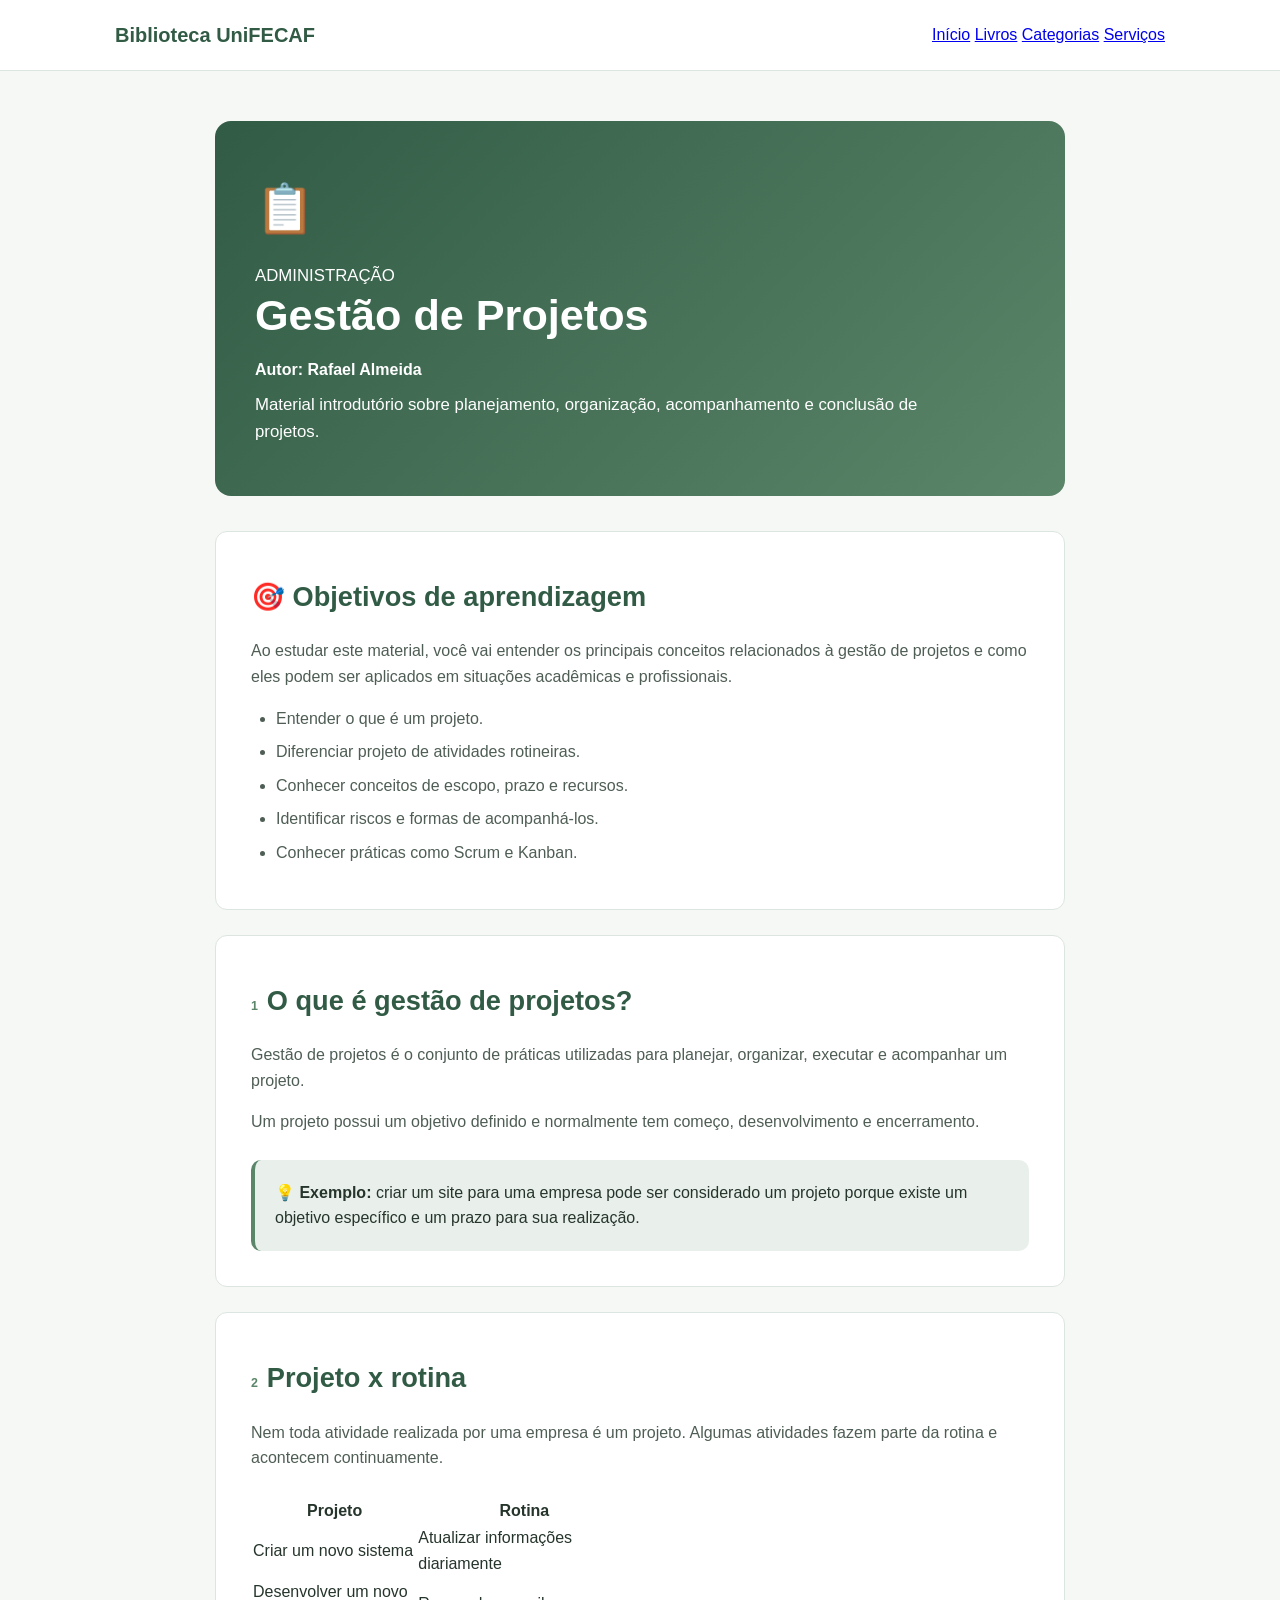
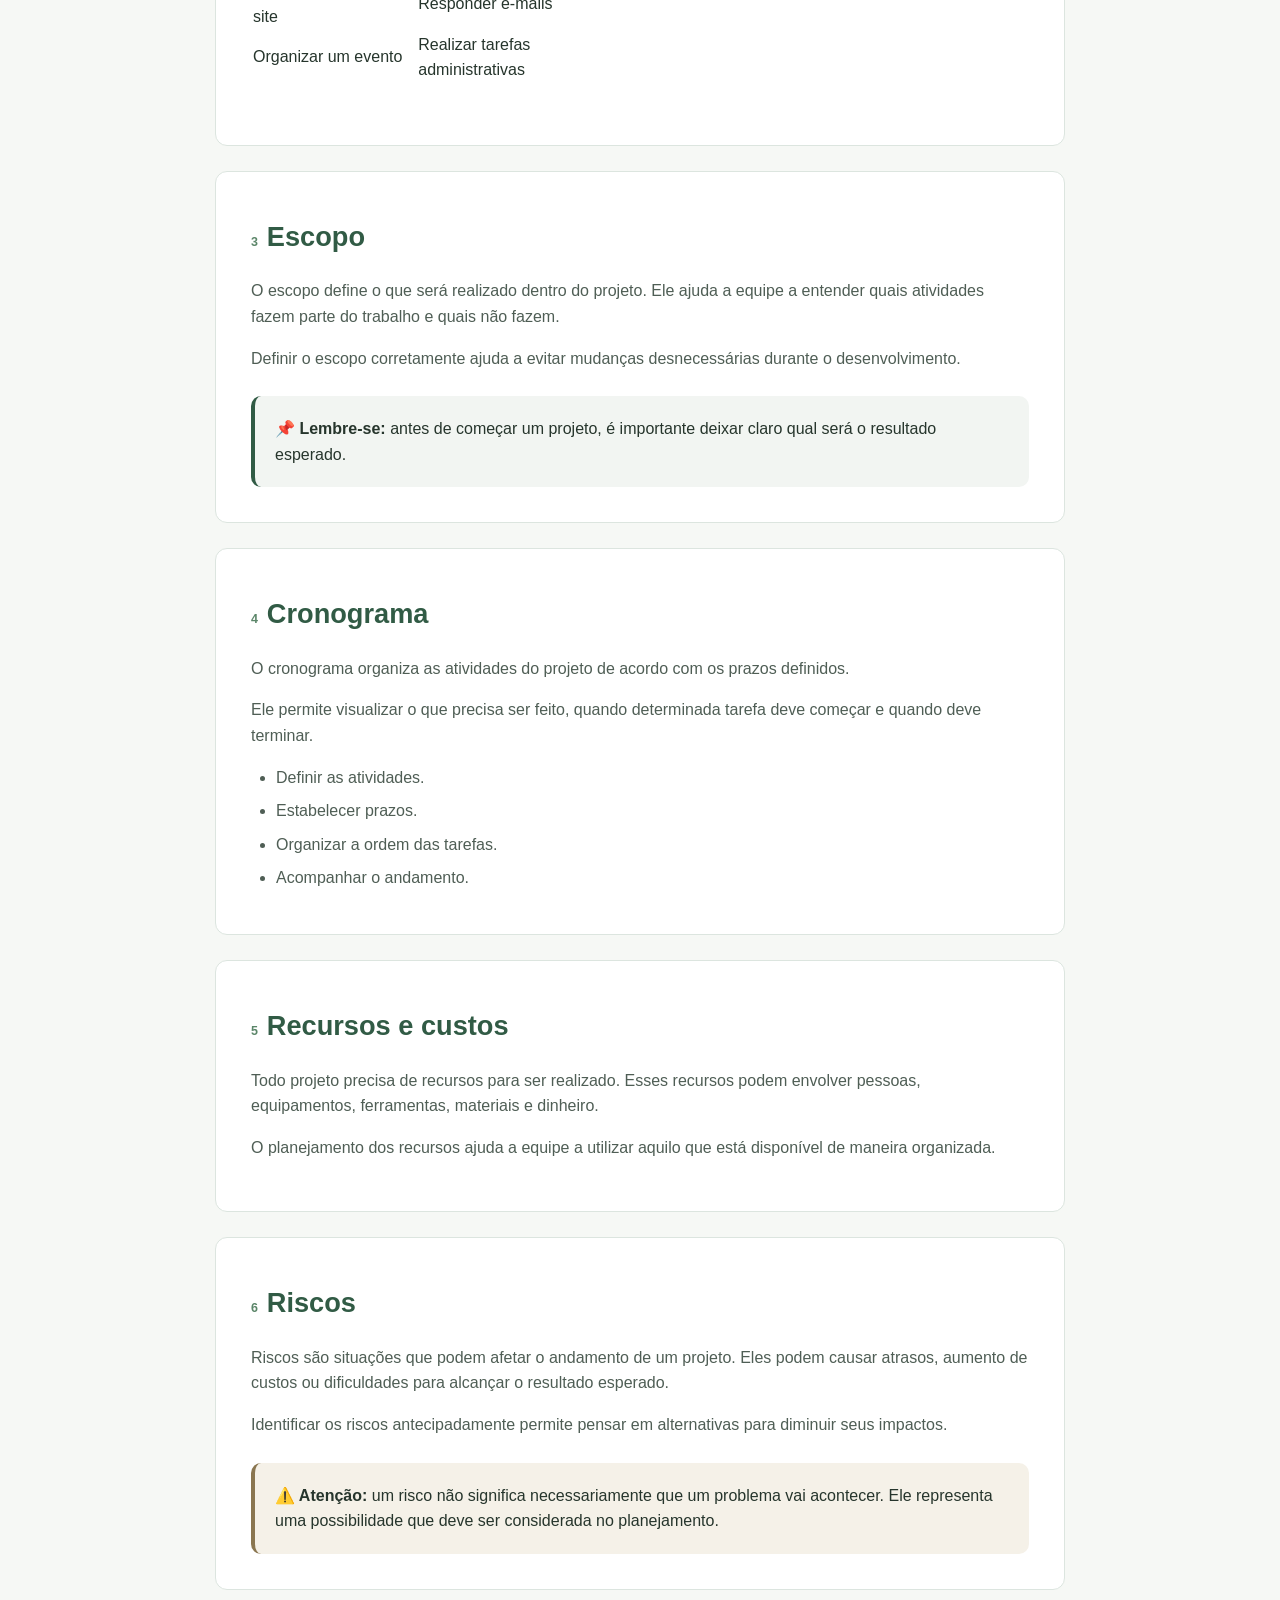
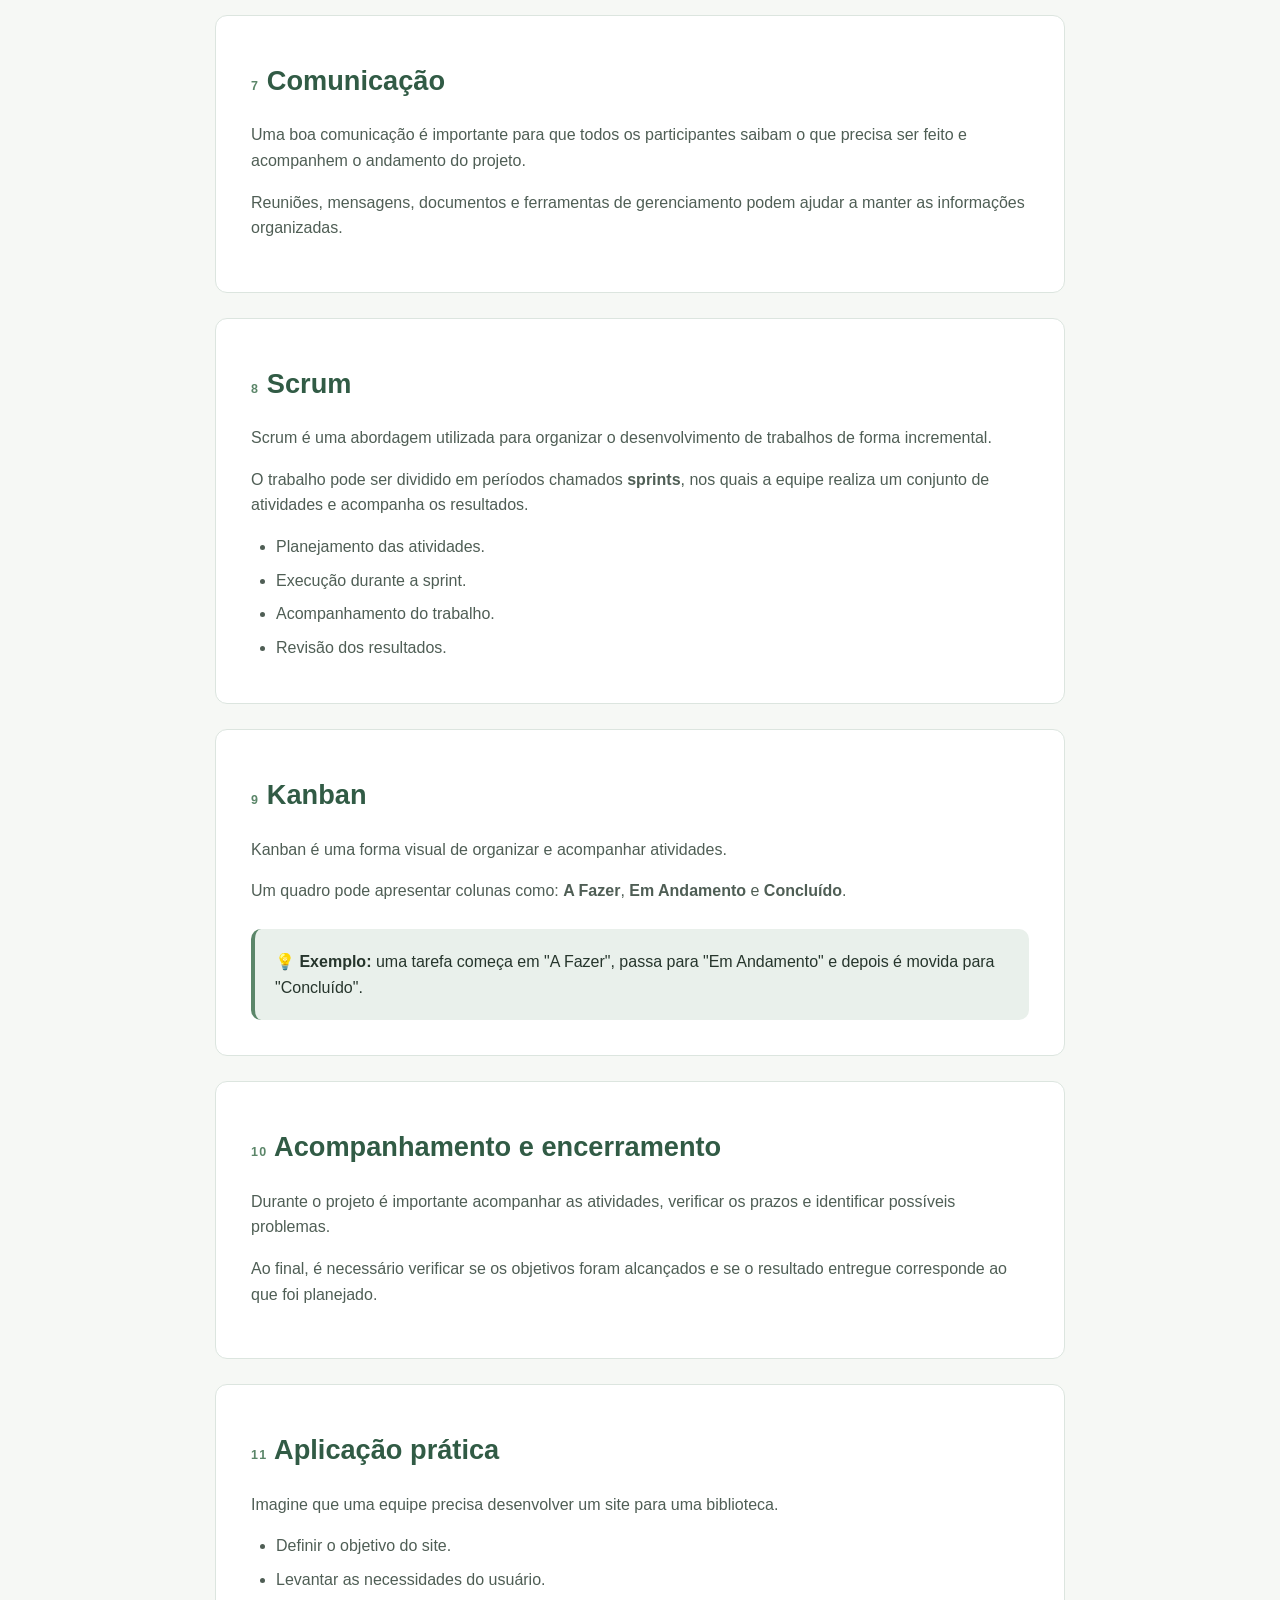
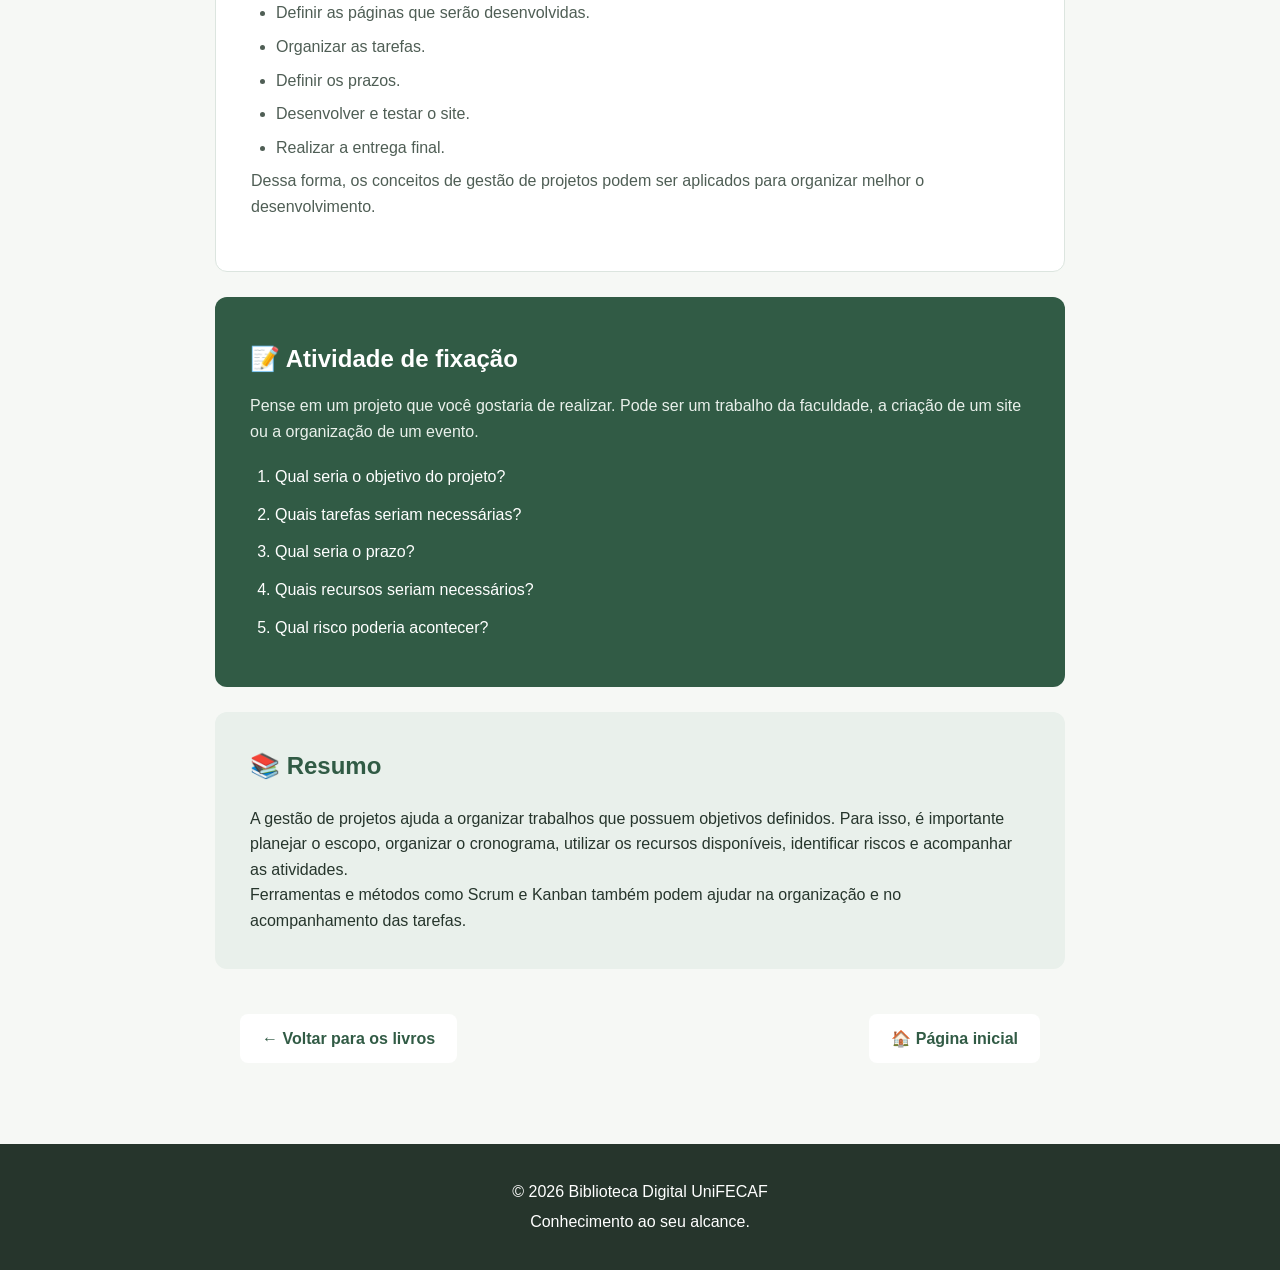
<file: livros/gestao-projetos.html>
<!DOCTYPE html>
<html lang="pt-BR">
<head>
    <meta charset="UTF-8">
    <meta name="viewport" content="width=device-width, initial-scale=1.0">
    <title>Gestão de Projetos - Biblioteca UniFECAF</title>
    <link rel="stylesheet" href="../css/style.css">
</head>

<body>

    <header>
        <div class="container">
            <nav>
                <a href="../index.html" class="logo">
                    Biblioteca UniFECAF
                </a>

                <div class="menu">
                    <a href="../index.html#inicio">Início</a>
                    <a href="../index.html#livros">Livros</a>
                    <a href="../index.html#categorias">Categorias</a>
                    <a href="../index.html#servicos">Serviços</a>
                </div>
            </nav>
        </div>
    </header>

    <main class="conteudo-livro">

        <section class="cabecalho-livro">
            <div class="icone-livro">📋</div>

            <p class="categoria-livro">ADMINISTRAÇÃO</p>

            <h1>Gestão de Projetos</h1>

            <p class="autor-livro">Autor: Rafael Almeida</p>

            <p>
                Material introdutório sobre planejamento, organização,
                acompanhamento e conclusão de projetos.
            </p>
        </section>

        <section class="conteudo-secao">

            <h2>🎯 Objetivos de aprendizagem</h2>

            <p>
                Ao estudar este material, você vai entender os principais
                conceitos relacionados à gestão de projetos e como eles
                podem ser aplicados em situações acadêmicas e profissionais.
            </p>

            <ul>
                <li>Entender o que é um projeto.</li>
                <li>Diferenciar projeto de atividades rotineiras.</li>
                <li>Conhecer conceitos de escopo, prazo e recursos.</li>
                <li>Identificar riscos e formas de acompanhá-los.</li>
                <li>Conhecer práticas como Scrum e Kanban.</li>
            </ul>

        </section>

        <section class="conteudo-secao">

            <h2><span class="numero-modulo">1</span> O que é gestão de projetos?</h2>

            <p>
                Gestão de projetos é o conjunto de práticas utilizadas para
                planejar, organizar, executar e acompanhar um projeto.
            </p>

            <p>
                Um projeto possui um objetivo definido e normalmente tem
                começo, desenvolvimento e encerramento.
            </p>

            <div class="caixa-dica">
                <strong>💡 Exemplo:</strong>
                criar um site para uma empresa pode ser considerado um
                projeto porque existe um objetivo específico e um prazo
                para sua realização.
            </div>

        </section>

        <section class="conteudo-secao">

            <h2><span class="numero-modulo">2</span> Projeto x rotina</h2>

            <p>
                Nem toda atividade realizada por uma empresa é um projeto.
                Algumas atividades fazem parte da rotina e acontecem
                continuamente.
            </p>

            <table class="tabela-estudo">
                <tr>
                    <th>Projeto</th>
                    <th>Rotina</th>
                </tr>

                <tr>
                    <td>Criar um novo sistema</td>
                    <td>Atualizar informações diariamente</td>
                </tr>

                <tr>
                    <td>Desenvolver um novo site</td>
                    <td>Responder e-mails</td>
                </tr>

                <tr>
                    <td>Organizar um evento</td>
                    <td>Realizar tarefas administrativas</td>
                </tr>
            </table>

        </section>

        <section class="conteudo-secao">

            <h2><span class="numero-modulo">3</span> Escopo</h2>

            <p>
                O escopo define o que será realizado dentro do projeto.
                Ele ajuda a equipe a entender quais atividades fazem parte
                do trabalho e quais não fazem.
            </p>

            <p>
                Definir o escopo corretamente ajuda a evitar mudanças
                desnecessárias durante o desenvolvimento.
            </p>

            <div class="caixa-lembrete">
                <strong>📌 Lembre-se:</strong>
                antes de começar um projeto, é importante deixar claro
                qual será o resultado esperado.
            </div>

        </section>

        <section class="conteudo-secao">

            <h2><span class="numero-modulo">4</span> Cronograma</h2>

            <p>
                O cronograma organiza as atividades do projeto de acordo
                com os prazos definidos.
            </p>

            <p>
                Ele permite visualizar o que precisa ser feito, quando
                determinada tarefa deve começar e quando deve terminar.
            </p>

            <ul>
                <li>Definir as atividades.</li>
                <li>Estabelecer prazos.</li>
                <li>Organizar a ordem das tarefas.</li>
                <li>Acompanhar o andamento.</li>
            </ul>

        </section>

        <section class="conteudo-secao">

            <h2><span class="numero-modulo">5</span> Recursos e custos</h2>

            <p>
                Todo projeto precisa de recursos para ser realizado.
                Esses recursos podem envolver pessoas, equipamentos,
                ferramentas, materiais e dinheiro.
            </p>

            <p>
                O planejamento dos recursos ajuda a equipe a utilizar
                aquilo que está disponível de maneira organizada.
            </p>

        </section>

        <section class="conteudo-secao">

            <h2><span class="numero-modulo">6</span> Riscos</h2>

            <p>
                Riscos são situações que podem afetar o andamento de um
                projeto. Eles podem causar atrasos, aumento de custos ou
                dificuldades para alcançar o resultado esperado.
            </p>

            <p>
                Identificar os riscos antecipadamente permite pensar em
                alternativas para diminuir seus impactos.
            </p>

            <div class="caixa-alerta">
                <strong>⚠️ Atenção:</strong>
                um risco não significa necessariamente que um problema
                vai acontecer. Ele representa uma possibilidade que deve
                ser considerada no planejamento.
            </div>

        </section>

        <section class="conteudo-secao">

            <h2><span class="numero-modulo">7</span> Comunicação</h2>

            <p>
                Uma boa comunicação é importante para que todos os
                participantes saibam o que precisa ser feito e acompanhem
                o andamento do projeto.
            </p>

            <p>
                Reuniões, mensagens, documentos e ferramentas de
                gerenciamento podem ajudar a manter as informações
                organizadas.
            </p>

        </section>

        <section class="conteudo-secao">

            <h2><span class="numero-modulo">8</span> Scrum</h2>

            <p>
                Scrum é uma abordagem utilizada para organizar o
                desenvolvimento de trabalhos de forma incremental.
            </p>

            <p>
                O trabalho pode ser dividido em períodos chamados
                <strong>sprints</strong>, nos quais a equipe realiza um
                conjunto de atividades e acompanha os resultados.
            </p>

            <ul>
                <li>Planejamento das atividades.</li>
                <li>Execução durante a sprint.</li>
                <li>Acompanhamento do trabalho.</li>
                <li>Revisão dos resultados.</li>
            </ul>

        </section>

        <section class="conteudo-secao">

            <h2><span class="numero-modulo">9</span> Kanban</h2>

            <p>
                Kanban é uma forma visual de organizar e acompanhar
                atividades.
            </p>

            <p>
                Um quadro pode apresentar colunas como:
                <strong>A Fazer</strong>, <strong>Em Andamento</strong> e
                <strong>Concluído</strong>.
            </p>

            <div class="caixa-dica">
                <strong>💡 Exemplo:</strong>
                uma tarefa começa em "A Fazer", passa para "Em Andamento"
                e depois é movida para "Concluído".
            </div>

        </section>

        <section class="conteudo-secao">

            <h2><span class="numero-modulo">10</span> Acompanhamento e encerramento</h2>

            <p>
                Durante o projeto é importante acompanhar as atividades,
                verificar os prazos e identificar possíveis problemas.
            </p>

            <p>
                Ao final, é necessário verificar se os objetivos foram
                alcançados e se o resultado entregue corresponde ao que
                foi planejado.
            </p>

        </section>

        <section class="conteudo-secao">

            <h2><span class="numero-modulo">11</span> Aplicação prática</h2>

            <p>
                Imagine que uma equipe precisa desenvolver um site para
                uma biblioteca.
            </p>

            <ul>
                <li>Definir o objetivo do site.</li>
                <li>Levantar as necessidades do usuário.</li>
                <li>Definir as páginas que serão desenvolvidas.</li>
                <li>Organizar as tarefas.</li>
                <li>Definir os prazos.</li>
                <li>Desenvolver e testar o site.</li>
                <li>Realizar a entrega final.</li>
            </ul>

            <p>
                Dessa forma, os conceitos de gestão de projetos podem ser
                aplicados para organizar melhor o desenvolvimento.
            </p>

        </section>

        <section class="atividade">

            <h2>📝 Atividade de fixação</h2>

            <p>
                Pense em um projeto que você gostaria de realizar.
                Pode ser um trabalho da faculdade, a criação de um site
                ou a organização de um evento.
            </p>

            <ol>
                <li>Qual seria o objetivo do projeto?</li>
                <li>Quais tarefas seriam necessárias?</li>
                <li>Qual seria o prazo?</li>
                <li>Quais recursos seriam necessários?</li>
                <li>Qual risco poderia acontecer?</li>
            </ol>

        </section>

        <section class="resumo-livro">

            <h2>📚 Resumo</h2>

            <p>
                A gestão de projetos ajuda a organizar trabalhos que
                possuem objetivos definidos. Para isso, é importante
                planejar o escopo, organizar o cronograma, utilizar os
                recursos disponíveis, identificar riscos e acompanhar
                as atividades.
            </p>

            <p>
                Ferramentas e métodos como Scrum e Kanban também podem
                ajudar na organização e no acompanhamento das tarefas.
            </p>

        </section>

        <nav class="navegacao-livro">

            <a href="../index.html#livros" class="botao">
                ← Voltar para os livros
            </a>

            <a href="../index.html" class="botao">
                🏠 Página inicial
            </a>

        </nav>

    </main>

    <footer>
        <p>© 2026 Biblioteca Digital UniFECAF</p>
        <p>Conhecimento ao seu alcance.</p>
    </footer>

</body>
</html>
</file>
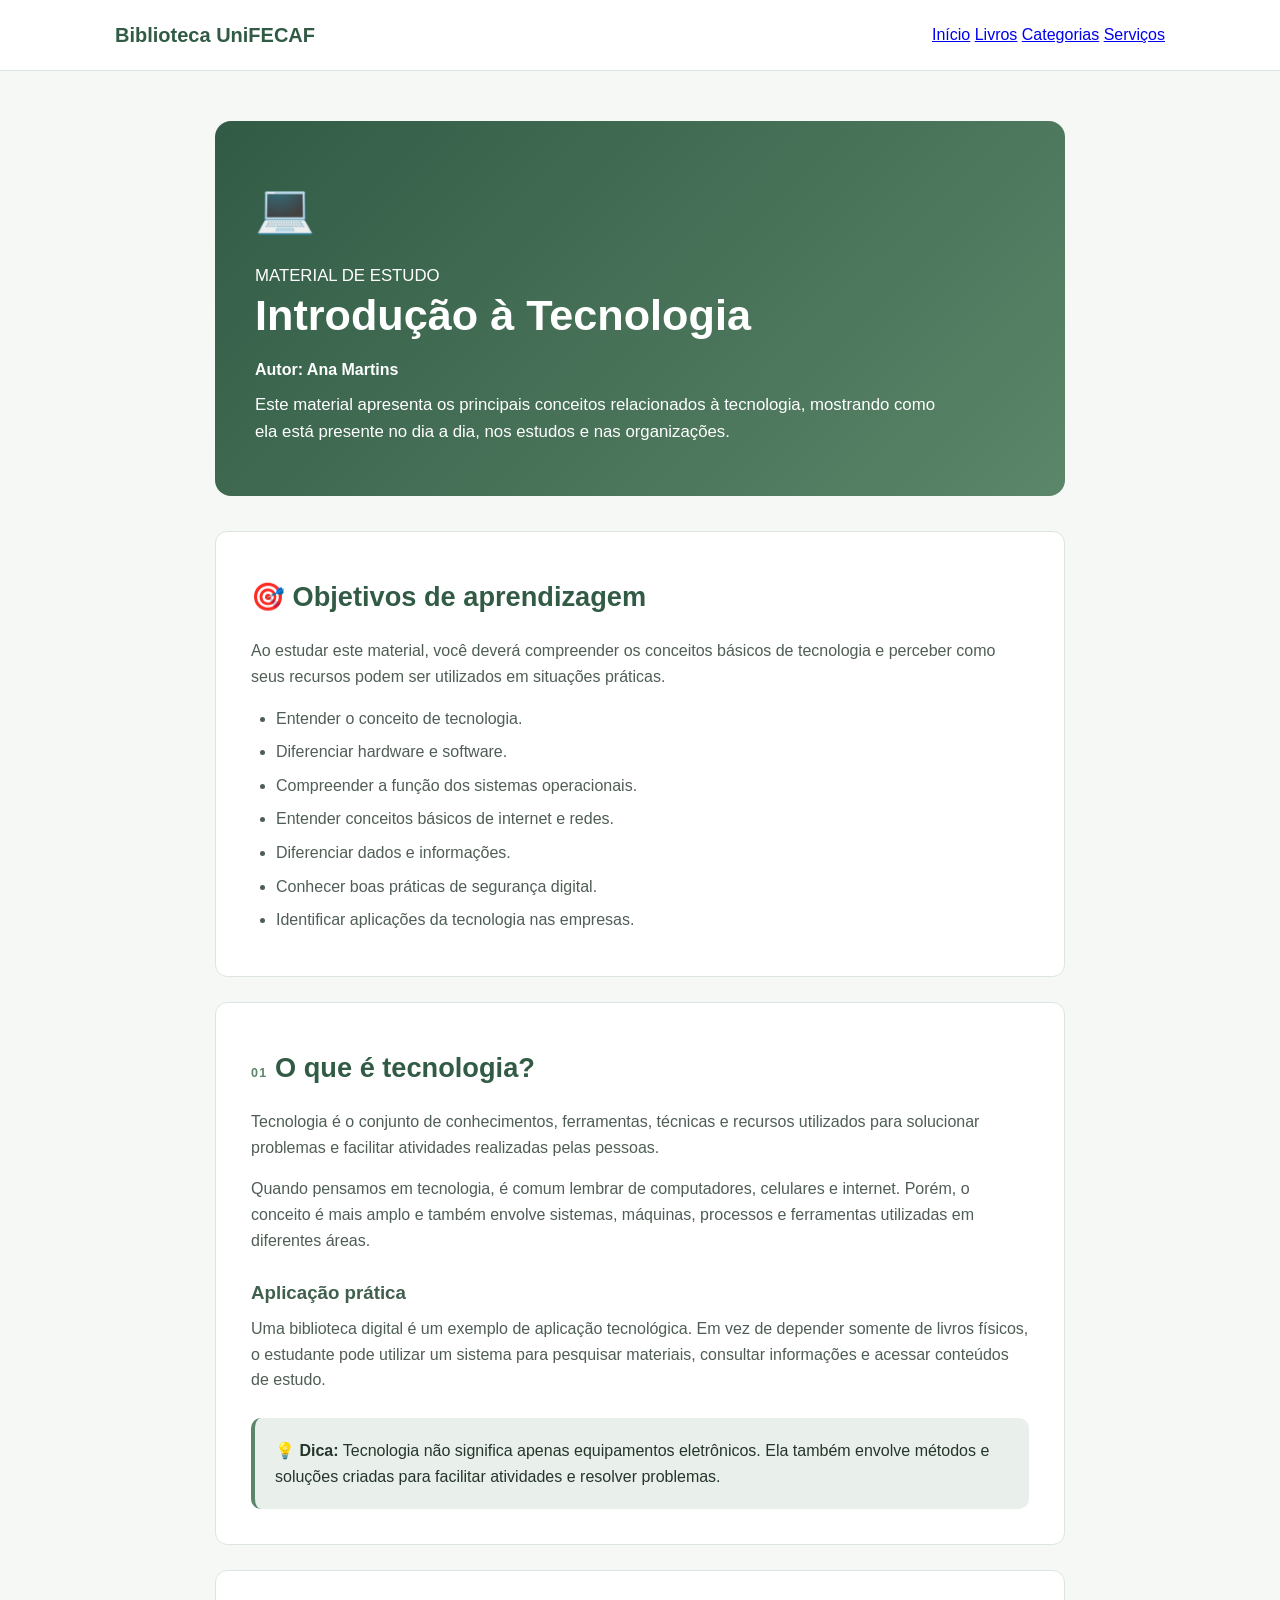
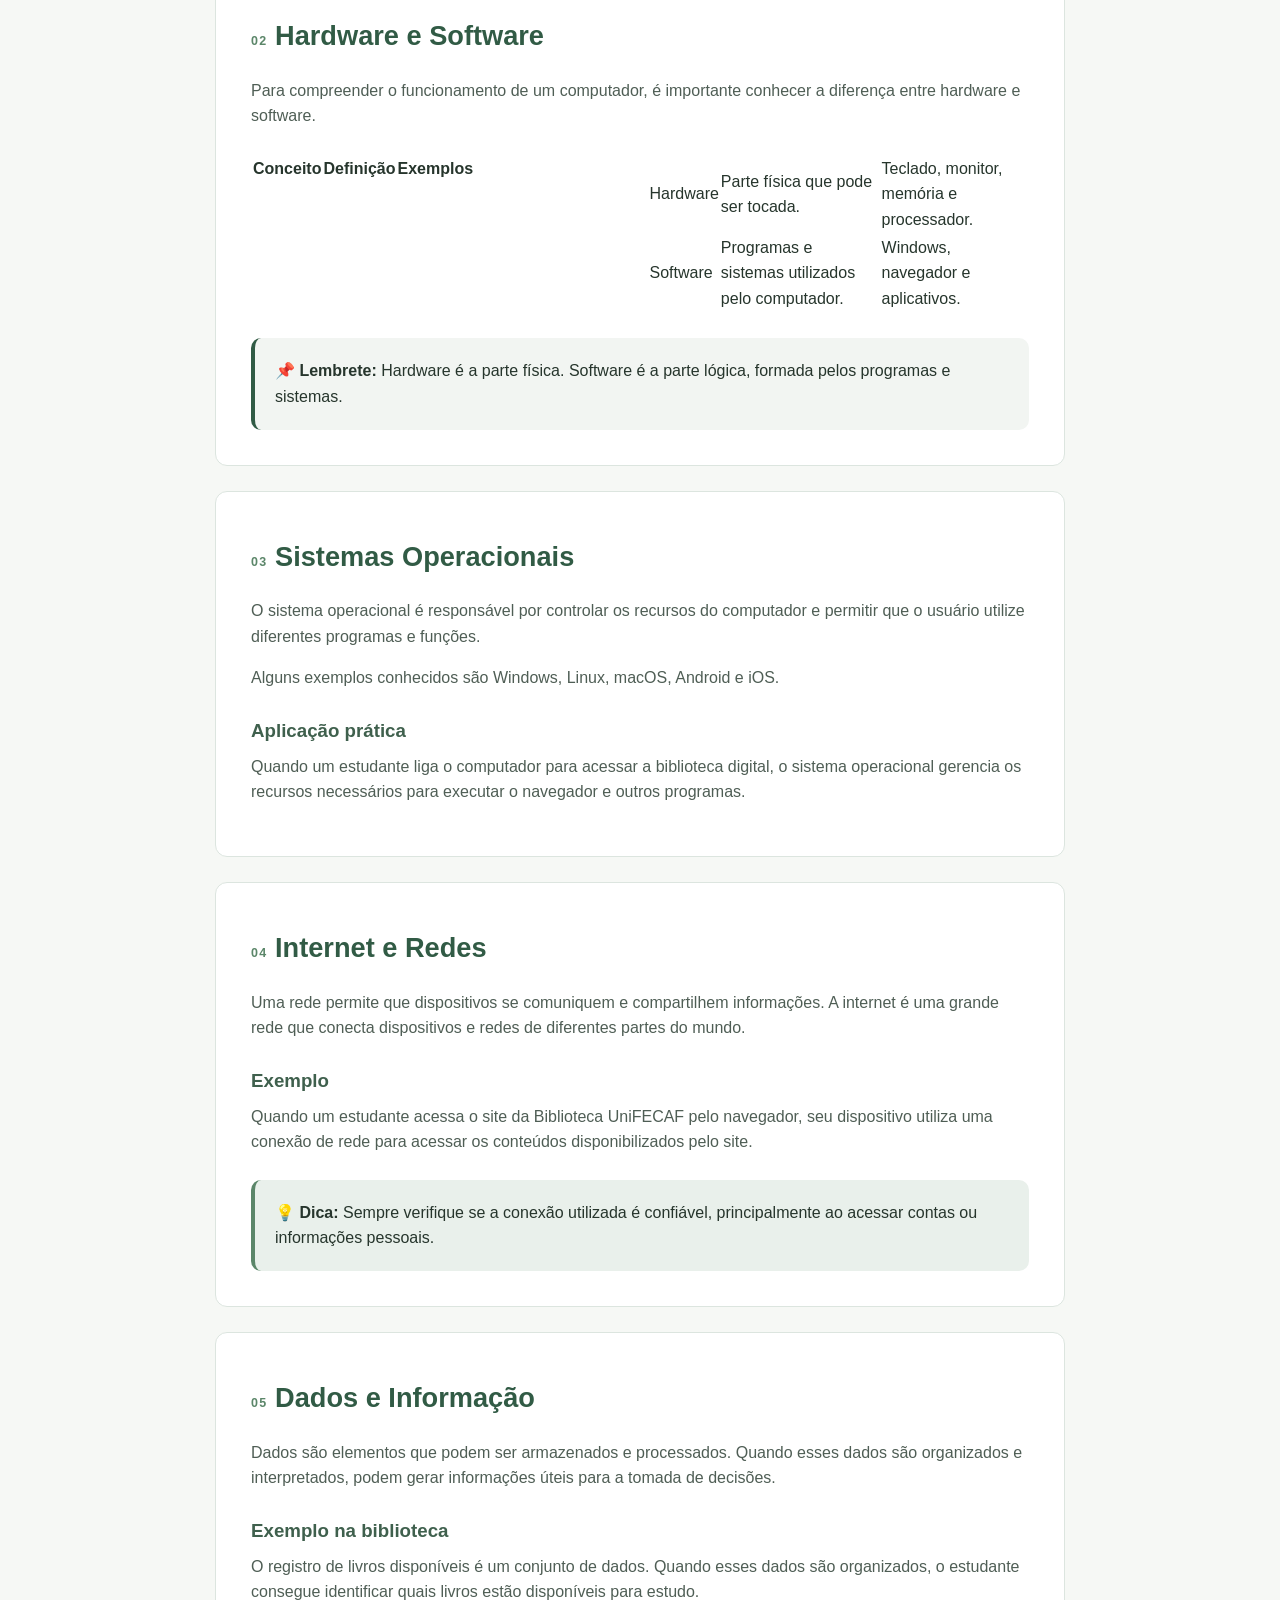
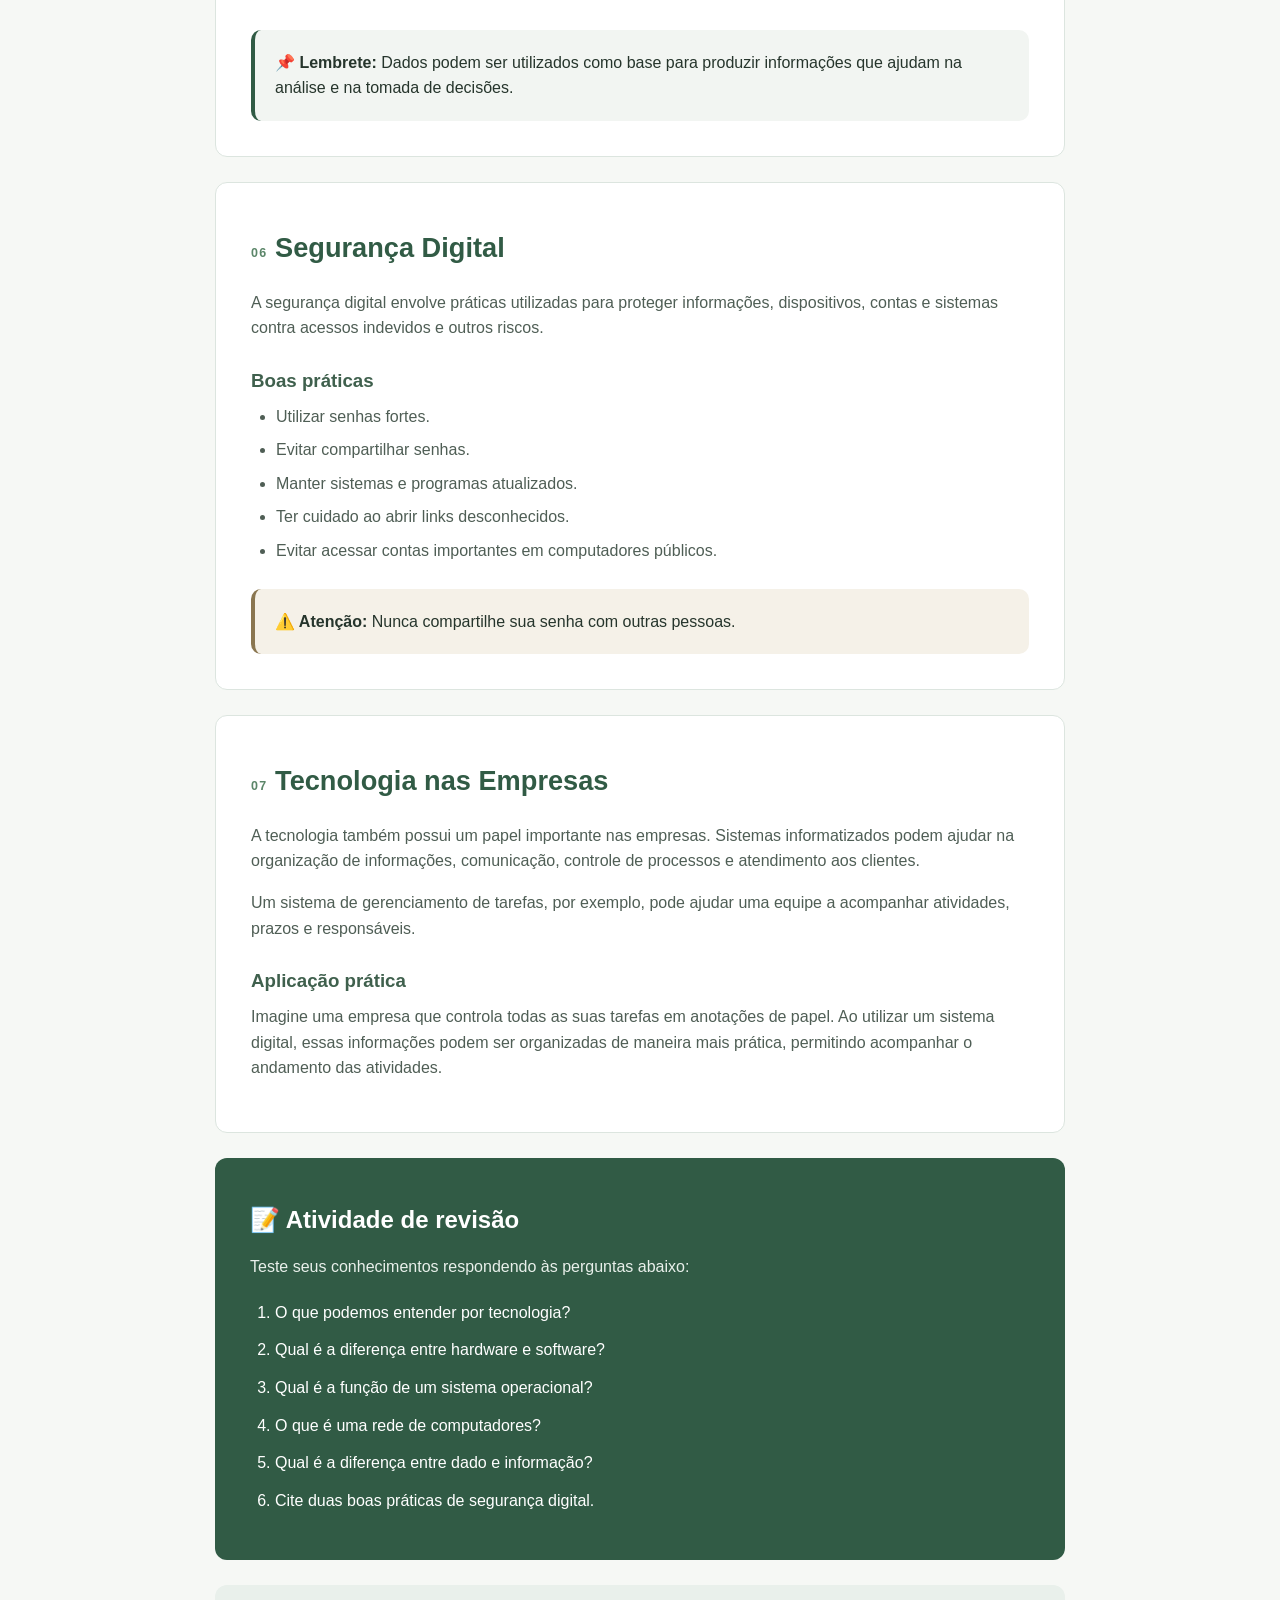
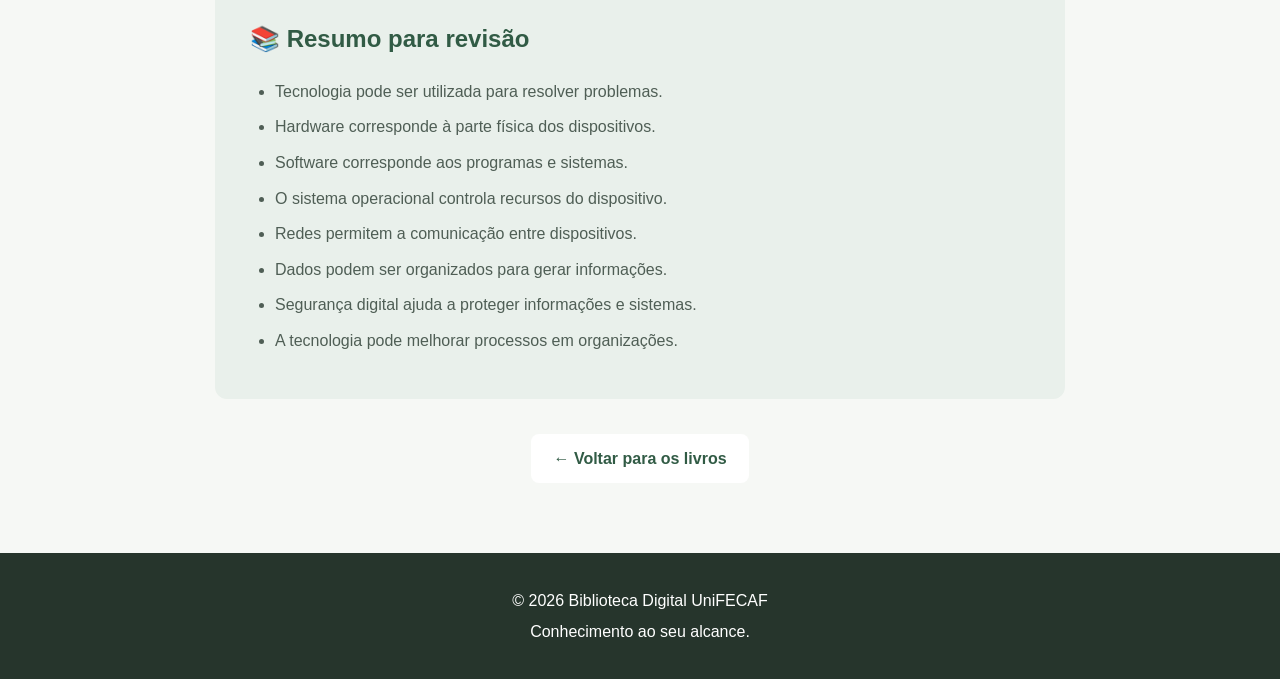
<file: livros/tecnologia.html>
<!DOCTYPE html>
<html lang="pt-BR">
<head>
    <meta charset="UTF-8">
    <meta name="viewport" content="width=device-width, initial-scale=1.0">

    <title>Introdução à Tecnologia | Biblioteca UniFECAF</title>

    <link rel="stylesheet" href="../css/style.css">
</head>

<body>

    <header class="cabecalho">
        <nav class="navegacao">
            <a href="../index.html" class="logo">
                Biblioteca UniFECAF
            </a>

            <div class="links-navegacao">
                <a href="../index.html">Início</a>
                <a href="../index.html#livros">Livros</a>
                <a href="../index.html#categorias">Categorias</a>
                <a href="../index.html#servicos">Serviços</a>
            </div>
        </nav>
    </header>

    <main class="conteudo-livro">

        <section class="cabecalho-livro">
            <div class="icone-livro">💻</div>

            <p class="categoria-livro">
                MATERIAL DE ESTUDO
            </p>

            <h1>Introdução à Tecnologia</h1>

            <p class="autor-livro">
                Autor: Ana Martins
            </p>

            <p>
                Este material apresenta os principais conceitos relacionados
                à tecnologia, mostrando como ela está presente no dia a dia,
                nos estudos e nas organizações.
            </p>
        </section>


        <section class="conteudo-secao">

            <h2>🎯 Objetivos de aprendizagem</h2>

            <p>
                Ao estudar este material, você deverá compreender os conceitos
                básicos de tecnologia e perceber como seus recursos podem ser
                utilizados em situações práticas.
            </p>

            <ul>
                <li>Entender o conceito de tecnologia.</li>
                <li>Diferenciar hardware e software.</li>
                <li>Compreender a função dos sistemas operacionais.</li>
                <li>Entender conceitos básicos de internet e redes.</li>
                <li>Diferenciar dados e informações.</li>
                <li>Conhecer boas práticas de segurança digital.</li>
                <li>Identificar aplicações da tecnologia nas empresas.</li>
            </ul>

        </section>


        <section class="conteudo-secao">

            <h2><span class="numero-modulo">01</span> O que é tecnologia?</h2>

            <p>
                Tecnologia é o conjunto de conhecimentos, ferramentas,
                técnicas e recursos utilizados para solucionar problemas
                e facilitar atividades realizadas pelas pessoas.
            </p>

            <p>
                Quando pensamos em tecnologia, é comum lembrar de computadores,
                celulares e internet. Porém, o conceito é mais amplo e também
                envolve sistemas, máquinas, processos e ferramentas utilizadas
                em diferentes áreas.
            </p>

            <h3>Aplicação prática</h3>

            <p>
                Uma biblioteca digital é um exemplo de aplicação tecnológica.
                Em vez de depender somente de livros físicos, o estudante pode
                utilizar um sistema para pesquisar materiais, consultar
                informações e acessar conteúdos de estudo.
            </p>

            <div class="caixa-dica">
                <strong>💡 Dica:</strong>
                Tecnologia não significa apenas equipamentos eletrônicos.
                Ela também envolve métodos e soluções criadas para facilitar
                atividades e resolver problemas.
            </div>

        </section>


        <section class="conteudo-secao">

            <h2><span class="numero-modulo">02</span> Hardware e Software</h2>

            <p>
                Para compreender o funcionamento de um computador, é importante
                conhecer a diferença entre hardware e software.
            </p>

            <table class="tabela-estudo">
                <thead>
                    <tr>
                        <th>Conceito</th>
                        <th>Definição</th>
                        <th>Exemplos</th>
                    </tr>
                </thead>

                <tbody>
                    <tr>
                        <td>Hardware</td>
                        <td>
                            Parte física que pode ser tocada.
                        </td>
                        <td>
                            Teclado, monitor, memória e processador.
                        </td>
                    </tr>

                    <tr>
                        <td>Software</td>
                        <td>
                            Programas e sistemas utilizados pelo computador.
                        </td>
                        <td>
                            Windows, navegador e aplicativos.
                        </td>
                    </tr>
                </tbody>
            </table>

            <div class="caixa-lembrete">
                <strong>📌 Lembrete:</strong>
                Hardware é a parte física. Software é a parte lógica,
                formada pelos programas e sistemas.
            </div>

        </section>


        <section class="conteudo-secao">

            <h2><span class="numero-modulo">03</span> Sistemas Operacionais</h2>

            <p>
                O sistema operacional é responsável por controlar os recursos
                do computador e permitir que o usuário utilize diferentes
                programas e funções.
            </p>

            <p>
                Alguns exemplos conhecidos são Windows, Linux, macOS, Android
                e iOS.
            </p>

            <h3>Aplicação prática</h3>

            <p>
                Quando um estudante liga o computador para acessar a biblioteca
                digital, o sistema operacional gerencia os recursos necessários
                para executar o navegador e outros programas.
            </p>

        </section>


        <section class="conteudo-secao">

            <h2><span class="numero-modulo">04</span> Internet e Redes</h2>

            <p>
                Uma rede permite que dispositivos se comuniquem e compartilhem
                informações. A internet é uma grande rede que conecta dispositivos
                e redes de diferentes partes do mundo.
            </p>

            <h3>Exemplo</h3>

            <p>
                Quando um estudante acessa o site da Biblioteca UniFECAF pelo
                navegador, seu dispositivo utiliza uma conexão de rede para
                acessar os conteúdos disponibilizados pelo site.
            </p>

            <div class="caixa-dica">
                <strong>💡 Dica:</strong>
                Sempre verifique se a conexão utilizada é confiável,
                principalmente ao acessar contas ou informações pessoais.
            </div>

        </section>


        <section class="conteudo-secao">

            <h2><span class="numero-modulo">05</span> Dados e Informação</h2>

            <p>
                Dados são elementos que podem ser armazenados e processados.
                Quando esses dados são organizados e interpretados, podem
                gerar informações úteis para a tomada de decisões.
            </p>

            <h3>Exemplo na biblioteca</h3>

            <p>
                O registro de livros disponíveis é um conjunto de dados.
                Quando esses dados são organizados, o estudante consegue
                identificar quais livros estão disponíveis para estudo.
            </p>

            <div class="caixa-lembrete">
                <strong>📌 Lembrete:</strong>
                Dados podem ser utilizados como base para produzir informações
                que ajudam na análise e na tomada de decisões.
            </div>

        </section>


        <section class="conteudo-secao">

            <h2><span class="numero-modulo">06</span> Segurança Digital</h2>

            <p>
                A segurança digital envolve práticas utilizadas para proteger
                informações, dispositivos, contas e sistemas contra acessos
                indevidos e outros riscos.
            </p>

            <h3>Boas práticas</h3>

            <ul>
                <li>Utilizar senhas fortes.</li>
                <li>Evitar compartilhar senhas.</li>
                <li>Manter sistemas e programas atualizados.</li>
                <li>Ter cuidado ao abrir links desconhecidos.</li>
                <li>Evitar acessar contas importantes em computadores públicos.</li>
            </ul>

            <div class="caixa-alerta">
                <strong>⚠️ Atenção:</strong>
                Nunca compartilhe sua senha com outras pessoas.
            </div>

        </section>


        <section class="conteudo-secao">

            <h2><span class="numero-modulo">07</span> Tecnologia nas Empresas</h2>

            <p>
                A tecnologia também possui um papel importante nas empresas.
                Sistemas informatizados podem ajudar na organização de
                informações, comunicação, controle de processos e atendimento
                aos clientes.
            </p>

            <p>
                Um sistema de gerenciamento de tarefas, por exemplo, pode
                ajudar uma equipe a acompanhar atividades, prazos e responsáveis.
            </p>

            <h3>Aplicação prática</h3>

            <p>
                Imagine uma empresa que controla todas as suas tarefas em
                anotações de papel. Ao utilizar um sistema digital, essas
                informações podem ser organizadas de maneira mais prática,
                permitindo acompanhar o andamento das atividades.
            </p>

        </section>


        <section class="atividade">

            <h2>📝 Atividade de revisão</h2>

            <p>
                Teste seus conhecimentos respondendo às perguntas abaixo:
            </p>

            <ol>
                <li>O que podemos entender por tecnologia?</li>
                <li>Qual é a diferença entre hardware e software?</li>
                <li>Qual é a função de um sistema operacional?</li>
                <li>O que é uma rede de computadores?</li>
                <li>Qual é a diferença entre dado e informação?</li>
                <li>Cite duas boas práticas de segurança digital.</li>
            </ol>

        </section>


        <section class="resumo-livro">

            <h2>📚 Resumo para revisão</h2>

            <ul>
                <li>Tecnologia pode ser utilizada para resolver problemas.</li>
                <li>Hardware corresponde à parte física dos dispositivos.</li>
                <li>Software corresponde aos programas e sistemas.</li>
                <li>O sistema operacional controla recursos do dispositivo.</li>
                <li>Redes permitem a comunicação entre dispositivos.</li>
                <li>Dados podem ser organizados para gerar informações.</li>
                <li>Segurança digital ajuda a proteger informações e sistemas.</li>
                <li>A tecnologia pode melhorar processos em organizações.</li>
            </ul>

        </section>


        <div class="navegacao-livro">
            <a href="../index.html#livros" class="botao">
                ← Voltar para os livros
            </a>
        </div>

    </main>


    <footer class="rodape">
        <p>© 2026 Biblioteca Digital UniFECAF</p>
        <p>Conhecimento ao seu alcance.</p>
    </footer>

</body>
</html>
</file>
<file: css/style.css>
/* Configurações gerais */
* {
    margin: 0;
    padding: 0;
    box-sizing: border-box;
}

html {
    scroll-behavior: smooth;
}

body {
    font-family: Arial, Helvetica, sans-serif;
    background-color: #f6f8f5;
    color: #26352c;
    line-height: 1.6;
}

/* Acessibilidade */
.skip-link {
    position: absolute;
    top: -50px;
    left: 15px;
    background-color: #315b45;
    color: white;
    padding: 10px 15px;
    text-decoration: none;
    z-index: 1000;
}

.skip-link:focus {
    top: 10px;
}

.visually-hidden {
    position: absolute;
    width: 1px;
    height: 1px;
    padding: 0;
    margin: -1px;
    overflow: hidden;
    clip: rect(0, 0, 0, 0);
    white-space: nowrap;
    border: 0;
}

/* Cabeçalho */
header {
    background-color: #ffffff;
    border-bottom: 1px solid #dce5df;
    position: sticky;
    top: 0;
    z-index: 100;
}

nav {
    max-width: 1100px;
    margin: auto;
    min-height: 70px;
    padding: 0 25px;

    display: flex;
    align-items: center;
    justify-content: space-between;
    gap: 30px;
}

.logo {
    color: #315b45;
    font-size: 1.25rem;
    font-weight: bold;
    text-decoration: none;
}

nav ul {
    display: flex;
    list-style: none;
    gap: 25px;
}

nav ul a {
    color: #34483b;
    text-decoration: none;
    font-weight: 500;
}

nav ul a:hover {
    color: #5b8669;
}

/* Área principal */
.hero {
    min-height: 540px;
    padding: 80px 25px;

    display: flex;
    align-items: center;

    background: linear-gradient(
        135deg,
        #315b45,
        #5b8669
    );
}

.hero-texto {
    width: 100%;
    max-width: 1100px;
    margin: auto;
    color: white;
}

.destaque {
    color: #dcebdd;
    font-size: 0.85rem;
    font-weight: bold;
    letter-spacing: 1.5px;
    margin-bottom: 12px;
}

.hero h1 {
    max-width: 650px;
    font-size: 3.2rem;
    line-height: 1.1;
    margin-bottom: 20px;
}

.hero-texto > p:not(.destaque) {
    max-width: 650px;
    font-size: 1.1rem;
    margin-bottom: 25px;
}

/* Barra de pesquisa */
.barra-pesquisa {
    max-width: 600px;
    display: flex;
    gap: 10px;
    margin-bottom: 25px;
}

.barra-pesquisa input {
    flex: 1;
    padding: 14px 16px;
    border: none;
    border-radius: 8px;
    font-size: 1rem;
}

.barra-pesquisa input:focus {
    outline: 3px solid #dcebdd;
}

.barra-pesquisa button {
    border: none;
    background-color: #ffffff;
    color: #315b45;
    padding: 14px 22px;
    border-radius: 8px;
    font-weight: bold;
    cursor: pointer;
}

.barra-pesquisa button:hover {
    background-color: #e9f0eb;
}

/* Botões */
.botao {
    display: inline-block;
    background-color: #ffffff;
    color: #315b45;
    padding: 12px 22px;
    border-radius: 8px;
    text-decoration: none;
    font-weight: bold;
}

.botao:hover {
    background-color: #e9f0eb;
}

/* Seções */
.secao {
    max-width: 1100px;
    margin: auto;
    padding: 75px 25px;
}

.titulo-secao {
    text-align: center;
    margin-bottom: 40px;
}

.titulo-secao .destaque {
    color: #5b8669;
}

.titulo-secao h2 {
    color: #315b45;
    font-size: 2rem;
    margin-bottom: 10px;
}

.titulo-secao > p:last-child {
    color: #617066;
}

/* Livros */
.livros {
    display: grid;
    grid-template-columns: repeat(3, 1fr);
    gap: 25px;
}

.livro {
    background-color: #ffffff;
    border: 1px solid #dce5df;
    border-radius: 12px;
    padding: 25px;
    text-align: center;
}

.capa {
    width: 90px;
    height: 110px;
    margin: 0 auto 20px;

    display: flex;
    align-items: center;
    justify-content: center;

    background-color: #e9f0eb;
    border-radius: 8px;
    font-size: 2.5rem;
}

.livro h3 {
    color: #315b45;
    margin-bottom: 8px;
}

.livro p {
    color: #68766d;
    margin-bottom: 15px;
}

.livro a {
    color: #5b8669;
    font-weight: bold;
    text-decoration: none;
}

.livro a:hover {
    text-decoration: underline;
}

/* Categorias */
.categorias {
    display: grid;
    grid-template-columns: repeat(4, 1fr);
    gap: 18px;
}

.categoria {
    background-color: #e9f0eb;
    border-radius: 12px;
    padding: 25px 15px;
    text-align: center;
}

.categoria span {
    display: block;
    font-size: 2rem;
    margin-bottom: 10px;
}

.categoria h3 {
    color: #315b45;
}

/* Serviços */
.servicos {
    display: grid;
    grid-template-columns: repeat(3, 1fr);
    gap: 25px;
}

.servico {
    background-color: #ffffff;
    border-left: 4px solid #5b8669;
    border-radius: 8px;
    padding: 25px;
}

.servico span {
    font-size: 2rem;
}

.servico h3 {
    color: #315b45;
    margin: 10px 0;
}

.servico p {
    color: #68766d;
}

/* Rodapé */
footer {
    background-color: #26352c;
    color: #ffffff;
    text-align: center;
    padding: 30px 20px;
}

footer p {
    margin: 5px 0;
}

/* Tablet */
@media (max-width: 900px) {

    .hero h1 {
        font-size: 2.6rem;
    }

    .livros {
        grid-template-columns: repeat(2, 1fr);
    }

    .categorias {
        grid-template-columns: repeat(2, 1fr);
    }

    .servicos {
        grid-template-columns: 1fr;
    }
}

/* Celular */
@media (max-width: 650px) {

    nav {
        flex-direction: column;
        padding: 18px 20px;
    }

    nav ul {
        gap: 15px;
        flex-wrap: wrap;
        justify-content: center;
    }

    .hero {
        min-height: auto;
        padding: 60px 20px;
    }

    .hero h1 {
        font-size: 2.2rem;
    }

    .hero-texto > p:not(.destaque) {
        font-size: 1rem;
    }

    .barra-pesquisa {
        flex-direction: column;
    }

    .barra-pesquisa button {
        width: 100%;
    }

    .secao {
        padding: 55px 20px;
    }

    .livros,
    .categorias {
        grid-template-columns: 1fr;
    }

    .titulo-secao h2 {
        font-size: 1.7rem;
    }
}

.livro p {
    color: #68766d;
    margin-bottom: 15px;
}

.livro .autor {
    color: #315b45;
    font-size: 0.9rem;
    font-weight: bold;
    margin-bottom: 10px;
}

.livro .categoria-livro {
    display: inline-block;
    background-color: #e9f0eb;
    color: #315b45;
    font-size: 0.8rem;
    font-weight: bold;
    padding: 5px 10px;
    border-radius: 20px;
    margin-bottom: 15px;
}




/* ==============================
   Página de estudo dos livros
   ============================== */

.conteudo-livro {
    max-width: 900px;
    margin: 0 auto;
    padding: 50px 25px 70px;
}

/* Cabeçalho do livro */

.cabecalho-livro {
    background: linear-gradient(135deg, #315b45, #5b8669);
    color: white;
    border-radius: 16px;
    padding: 50px 40px;
    margin-bottom: 35px;
}

.icone-livro {
    display: block;
    font-size: 3rem;
    margin-bottom: 15px;
}

.cabecalho-livro .destaque {
    color: #dcebdd;
}

.cabecalho-livro h1 {
    font-size: 2.7rem;
    line-height: 1.2;
    margin-bottom: 15px;
}

.cabecalho-livro > p:not(.destaque):not(.autor-livro) {
    max-width: 700px;
    font-size: 1.05rem;
}

.autor-livro {
    font-weight: bold;
    margin-bottom: 10px;
}

/* Seções de conteúdo */

.conteudo-secao {
    background-color: #ffffff;
    border: 1px solid #dce5df;
    border-radius: 12px;
    padding: 35px;
    margin-bottom: 25px;
}

.conteudo-secao h2 {
    color: #315b45;
    font-size: 1.7rem;
    margin: 8px 0 20px;
}

.conteudo-secao h3 {
    color: #3f604d;
    margin-top: 25px;
    margin-bottom: 8px;
}

.conteudo-secao p {
    color: #4f5e55;
    margin-bottom: 16px;
}

.conteudo-secao ul,
.conteudo-secao ol {
    color: #4f5e55;
    padding-left: 25px;
}

.conteudo-secao li {
    margin-bottom: 8px;
}

/* Identificação dos módulos */

.numero-modulo {
    display: inline-block;
    color: #5b8669;
    font-size: 0.78rem;
    font-weight: bold;
    letter-spacing: 1.3px;
}

/* Caixas de apoio */

.caixa-dica,
.caixa-lembrete,
.caixa-alerta {
    margin-top: 25px;
    padding: 20px;
    border-radius: 10px;
}

.caixa-dica {
    background-color: #e9f0eb;
    border-left: 4px solid #5b8669;
}

.caixa-lembrete {
    background-color: #f2f5f2;
    border-left: 4px solid #315b45;
}

.caixa-alerta {
    background-color: #f5f1e8;
    border-left: 4px solid #8a7650;
}

.caixa-dica h3,
.caixa-lembrete h3,
.caixa-alerta h3 {
    margin-top: 0;
}

.caixa-dica p,
.caixa-lembrete p,
.caixa-alerta p {
    margin-bottom: 0;
}

/* Comparação de conceitos */

.tabela-estudo {
    display: grid;
    grid-template-columns: repeat(2, 1fr);
    gap: 15px;
    margin: 25px 0;
}

.tabela-estudo div {
    background-color: #f6f8f5;
    border: 1px solid #dce5df;
    border-radius: 10px;
    padding: 20px;
}

.tabela-estudo strong,
.tabela-estudo span {
    display: block;
}

.tabela-estudo strong {
    color: #315b45;
    margin-bottom: 5px;
}

.tabela-estudo span {
    color: #68766d;
}

/* Atividade */

.atividade {
    background-color: #315b45;
    color: white;
    border-radius: 12px;
    padding: 35px;
    margin-bottom: 25px;
}

.atividade h2 {
    margin: 8px 0 15px;
}

.atividade p {
    color: #e9f0eb;
    margin-bottom: 20px;
}

.atividade ol {
    padding-left: 25px;
}

.atividade li {
    margin-bottom: 12px;
}

/* Resumo */

.resumo-livro {
    background-color: #e9f0eb;
    border-radius: 12px;
    padding: 35px;
}

.resumo-livro h2 {
    color: #315b45;
    margin-bottom: 20px;
}

.resumo-livro ul {
    padding-left: 25px;
}

.resumo-livro li {
    color: #4f5e55;
    margin-bottom: 10px;
}

/* Botão voltar */

.navegacao-livro {
    text-align: center;
    margin-top: 35px;
}

/* Responsividade da página de estudo */

@media (max-width: 650px) {

    .conteudo-livro {
        padding: 30px 20px 50px;
    }

    .cabecalho-livro {
        padding: 35px 25px;
    }

    .cabecalho-livro h1 {
        font-size: 2rem;
    }

    .conteudo-secao {
        padding: 25px 20px;
    }

    .tabela-estudo {
        grid-template-columns: 1fr;
    }

    .atividade,
    .resumo-livro {
        padding: 25px 20px;
    }
}
</file>
